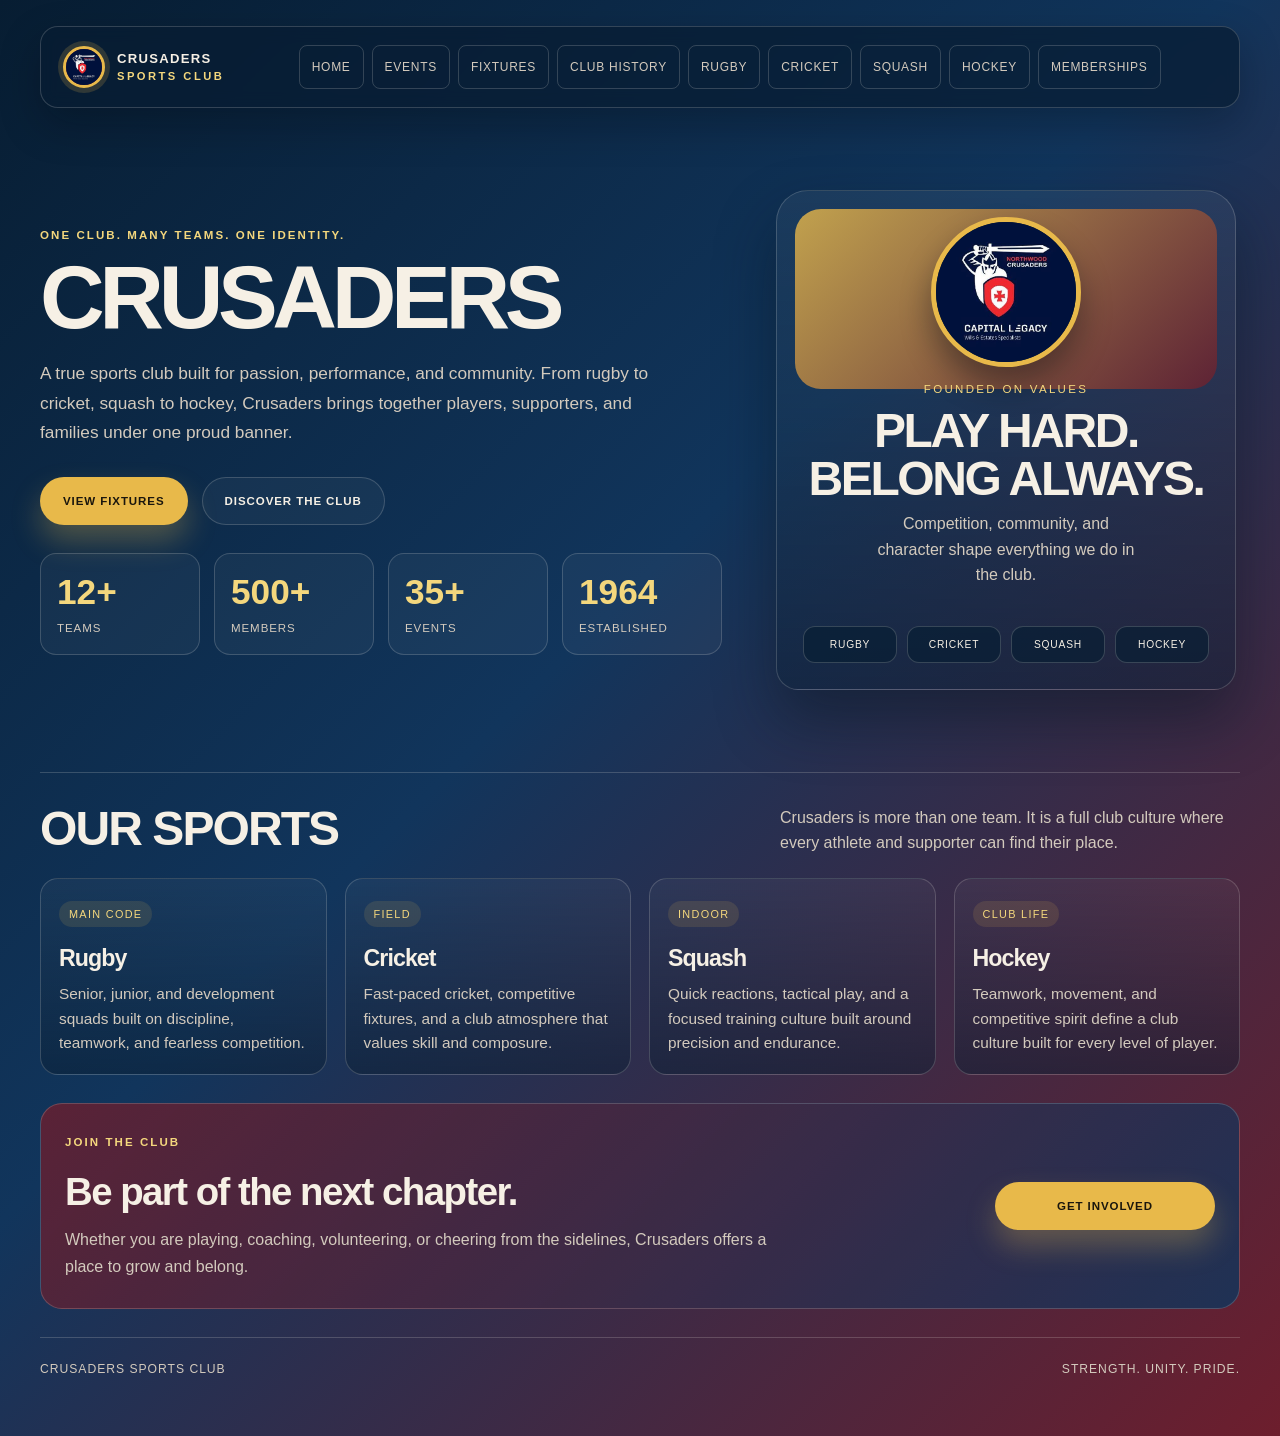
<file: index.html>
<!DOCTYPE html>
<html lang="en">
<head>
  <meta charset="UTF-8">
  <meta name="viewport" content="width=device-width, initial-scale=1">
  <meta http-equiv="refresh" content="0; url=PERSONAL%20PROJECTS%20V.1/dewald.web.html">
  <title>Crusaders Sports Club</title>
</head>
<body>
  <p><a href="PERSONAL%20PROJECTS%20V.1/dewald.web.html">Open the Crusaders Sports Club website</a></p>
</body>
</html>
</file>
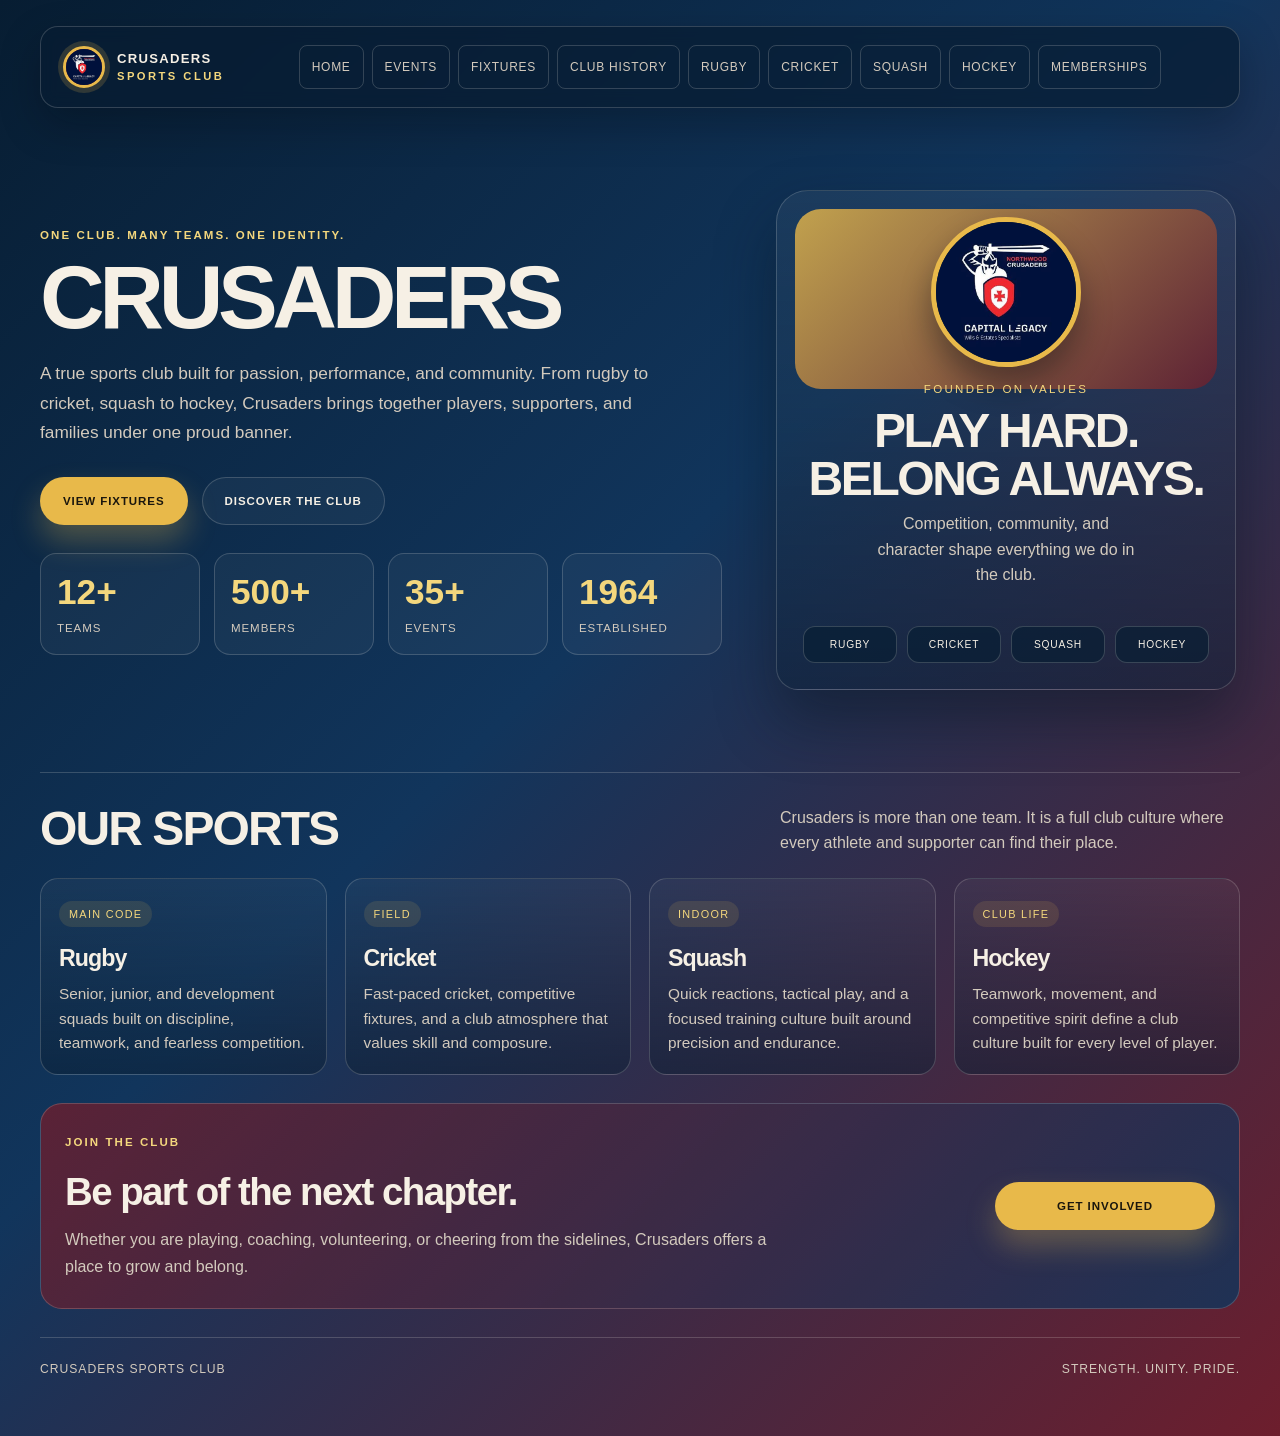
<file: PERSONAL PROJECTS V.1/index.html>
<!DOCTYPE html>
<html lang="en">
<head>
  <meta charset="UTF-8">
  <meta name="viewport" content="width=device-width, initial-scale=1.0">
  <meta http-equiv="refresh" content="0; url=dewald.web.html">
  <title>Crusaders Sports Club</title>
</head>
<body>
  <p>Welcome to Crusaders Sports Club. <a href="dewald.web.html">Open the club website</a>.</p>
</body>
</html>
</file>
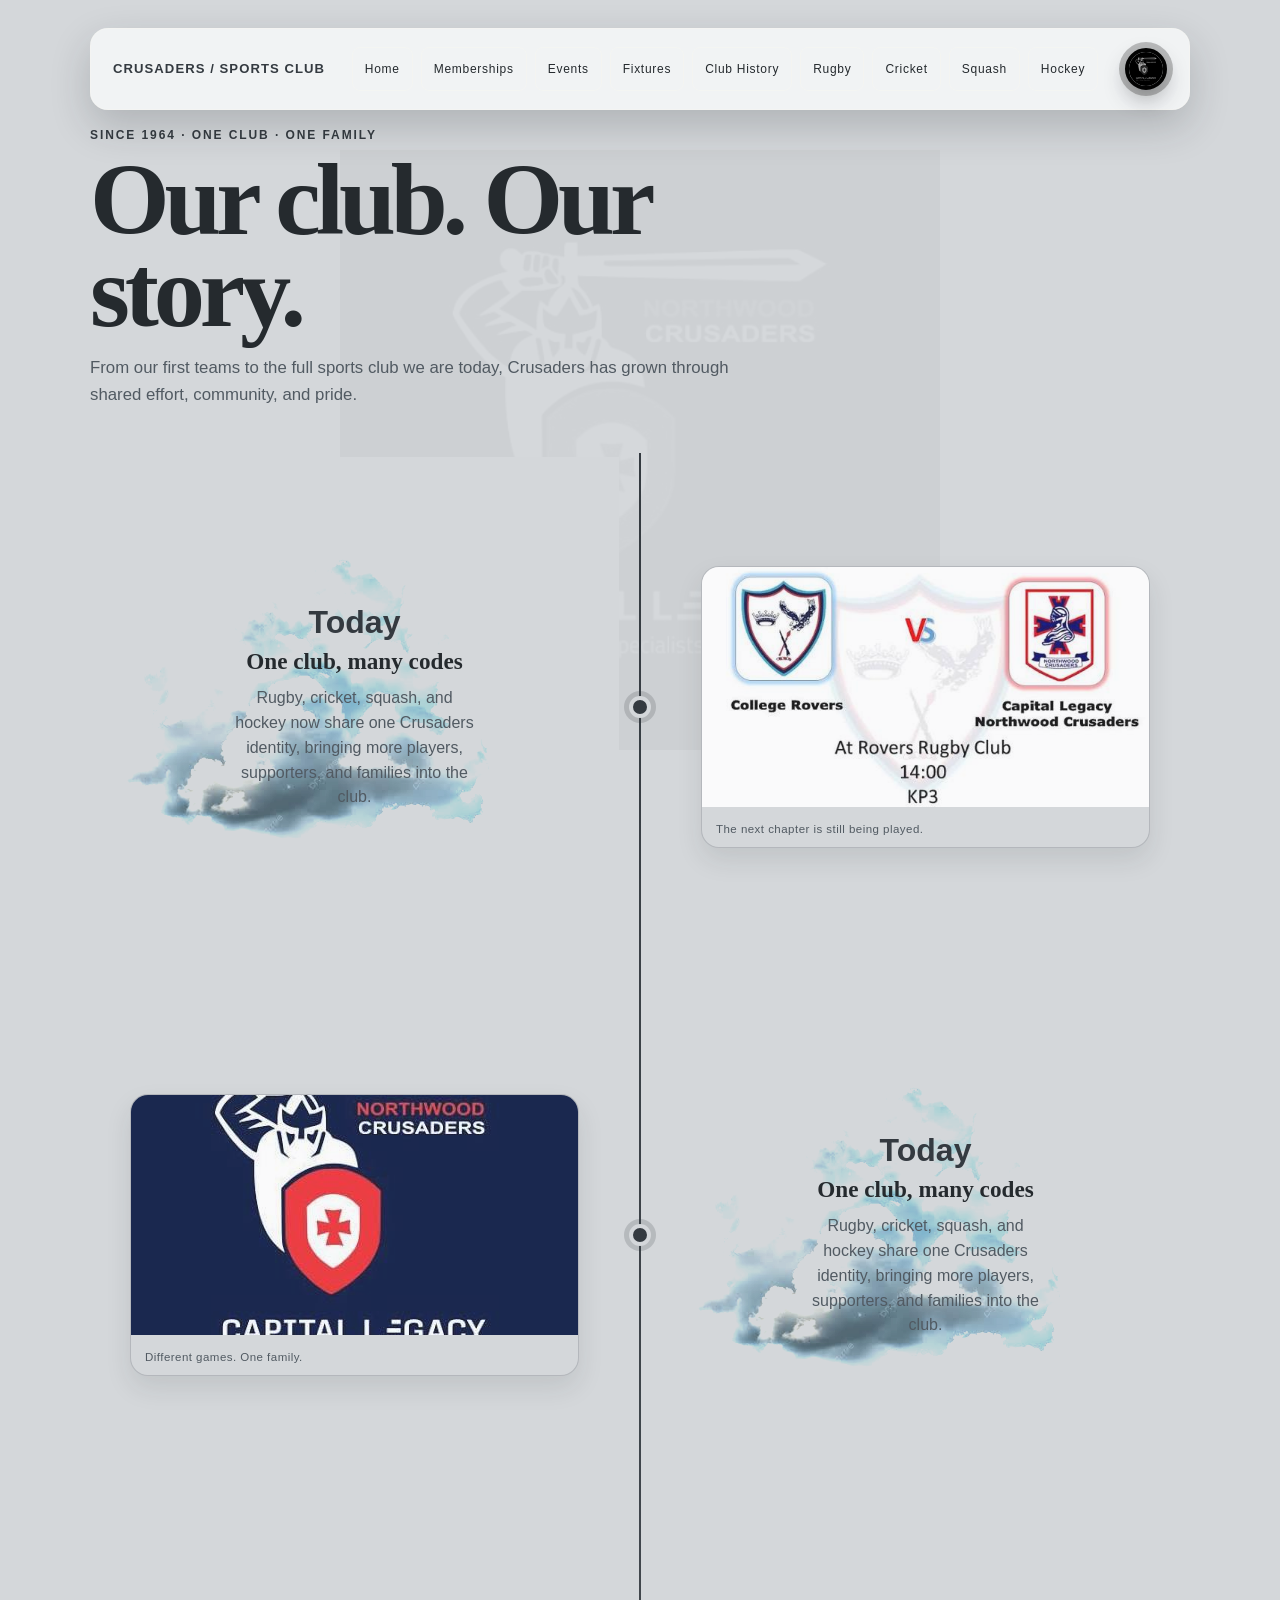
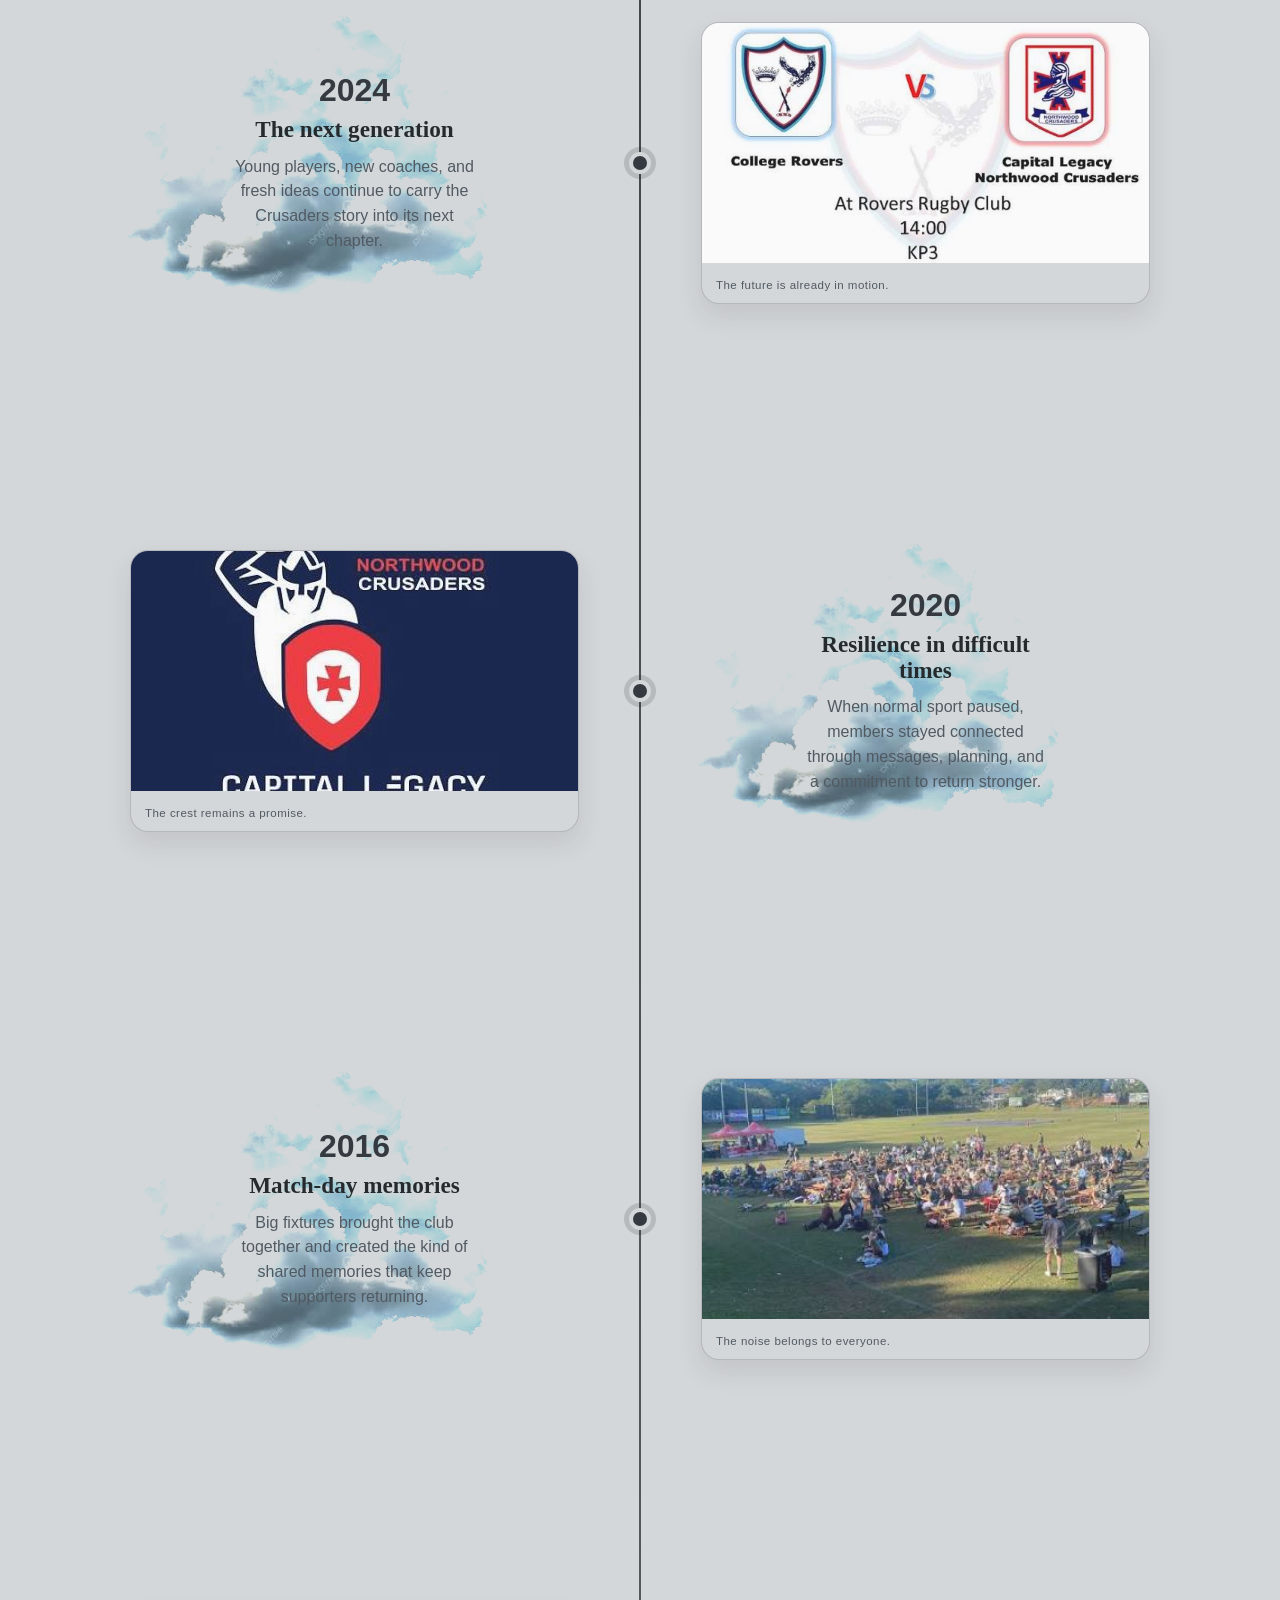
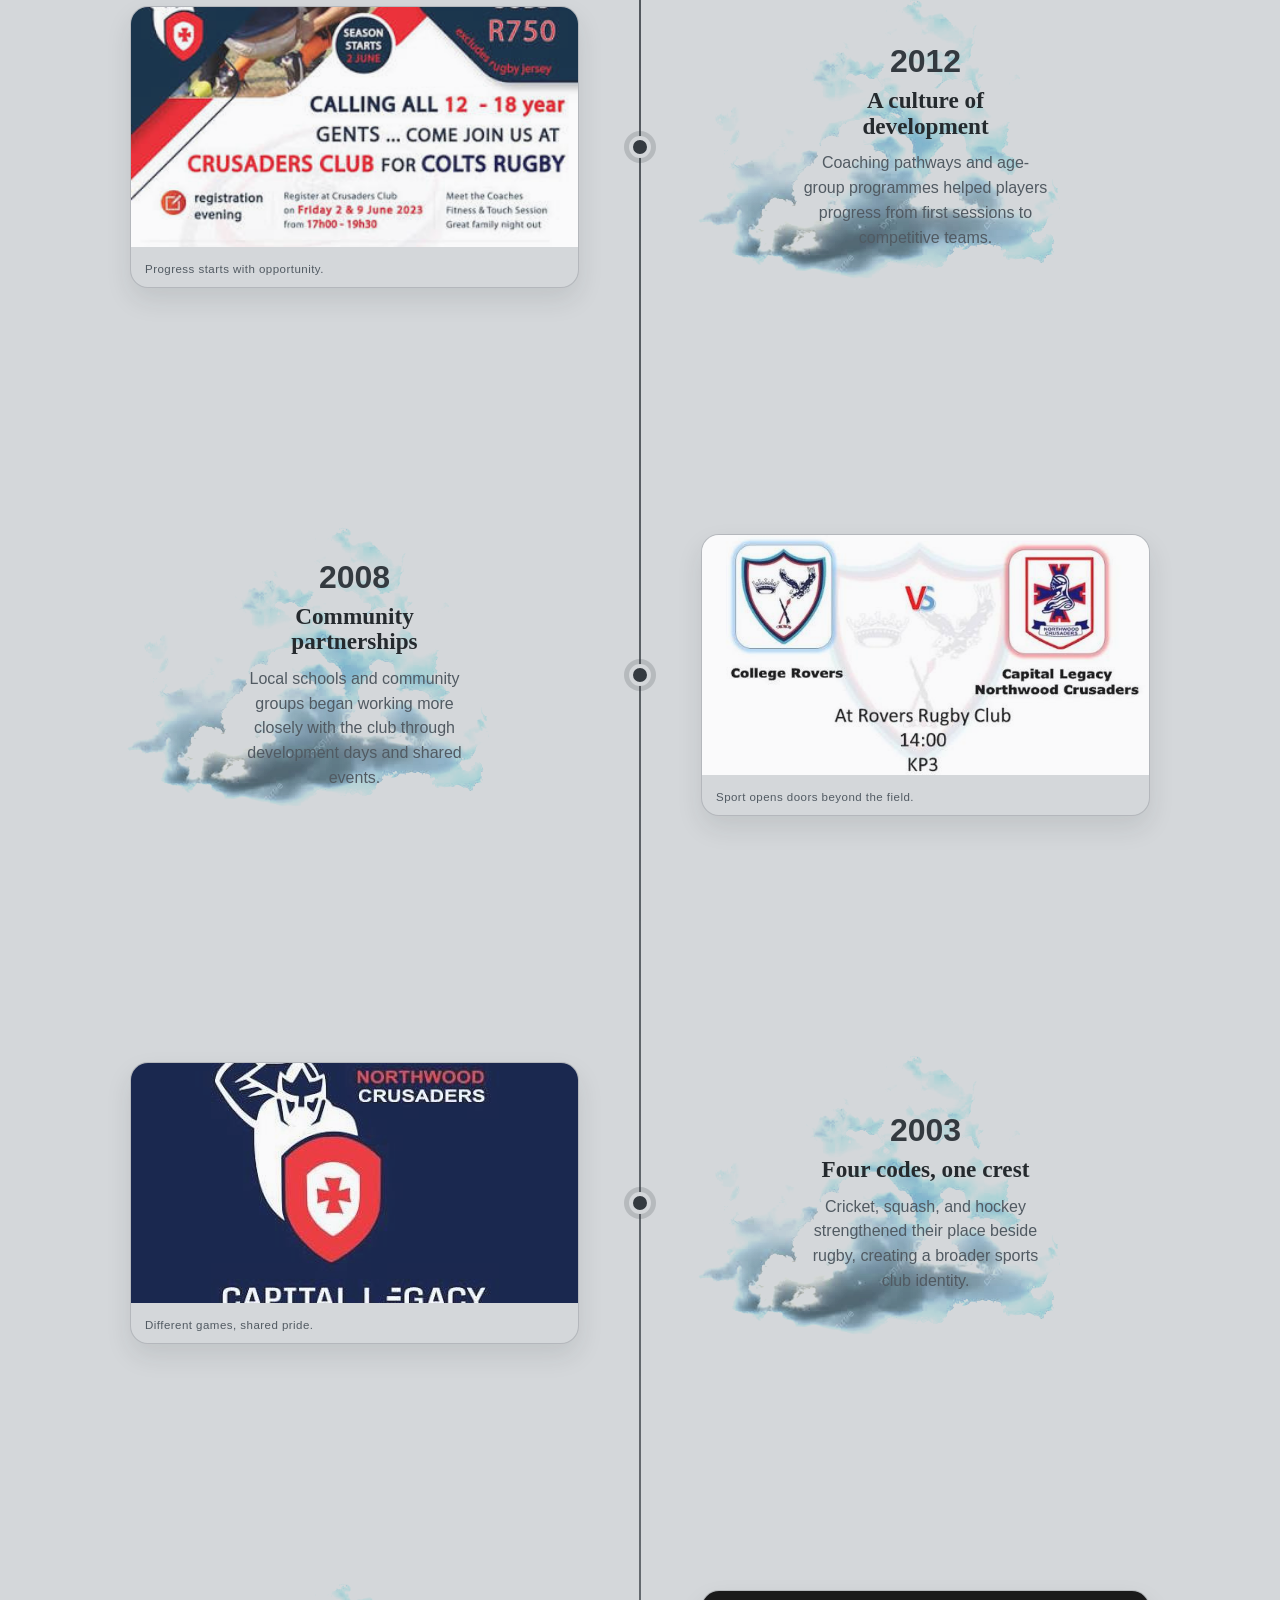
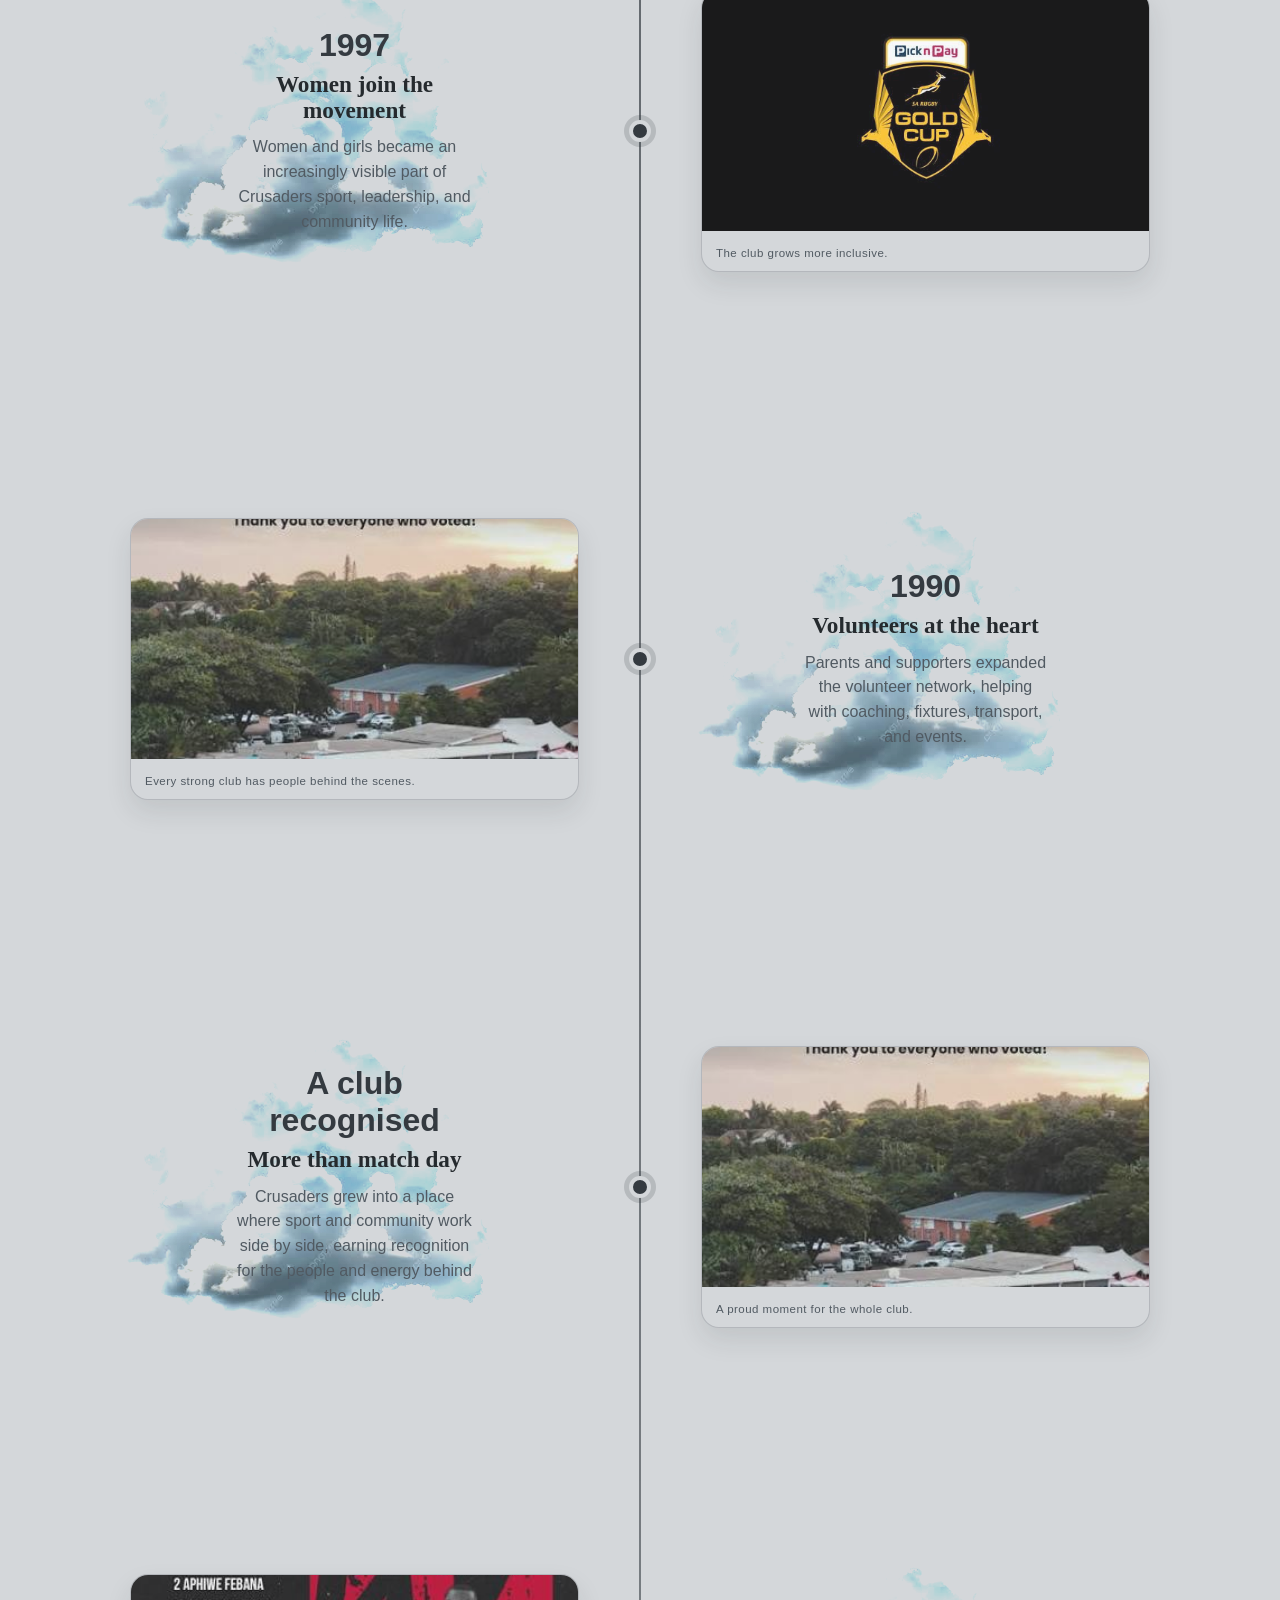
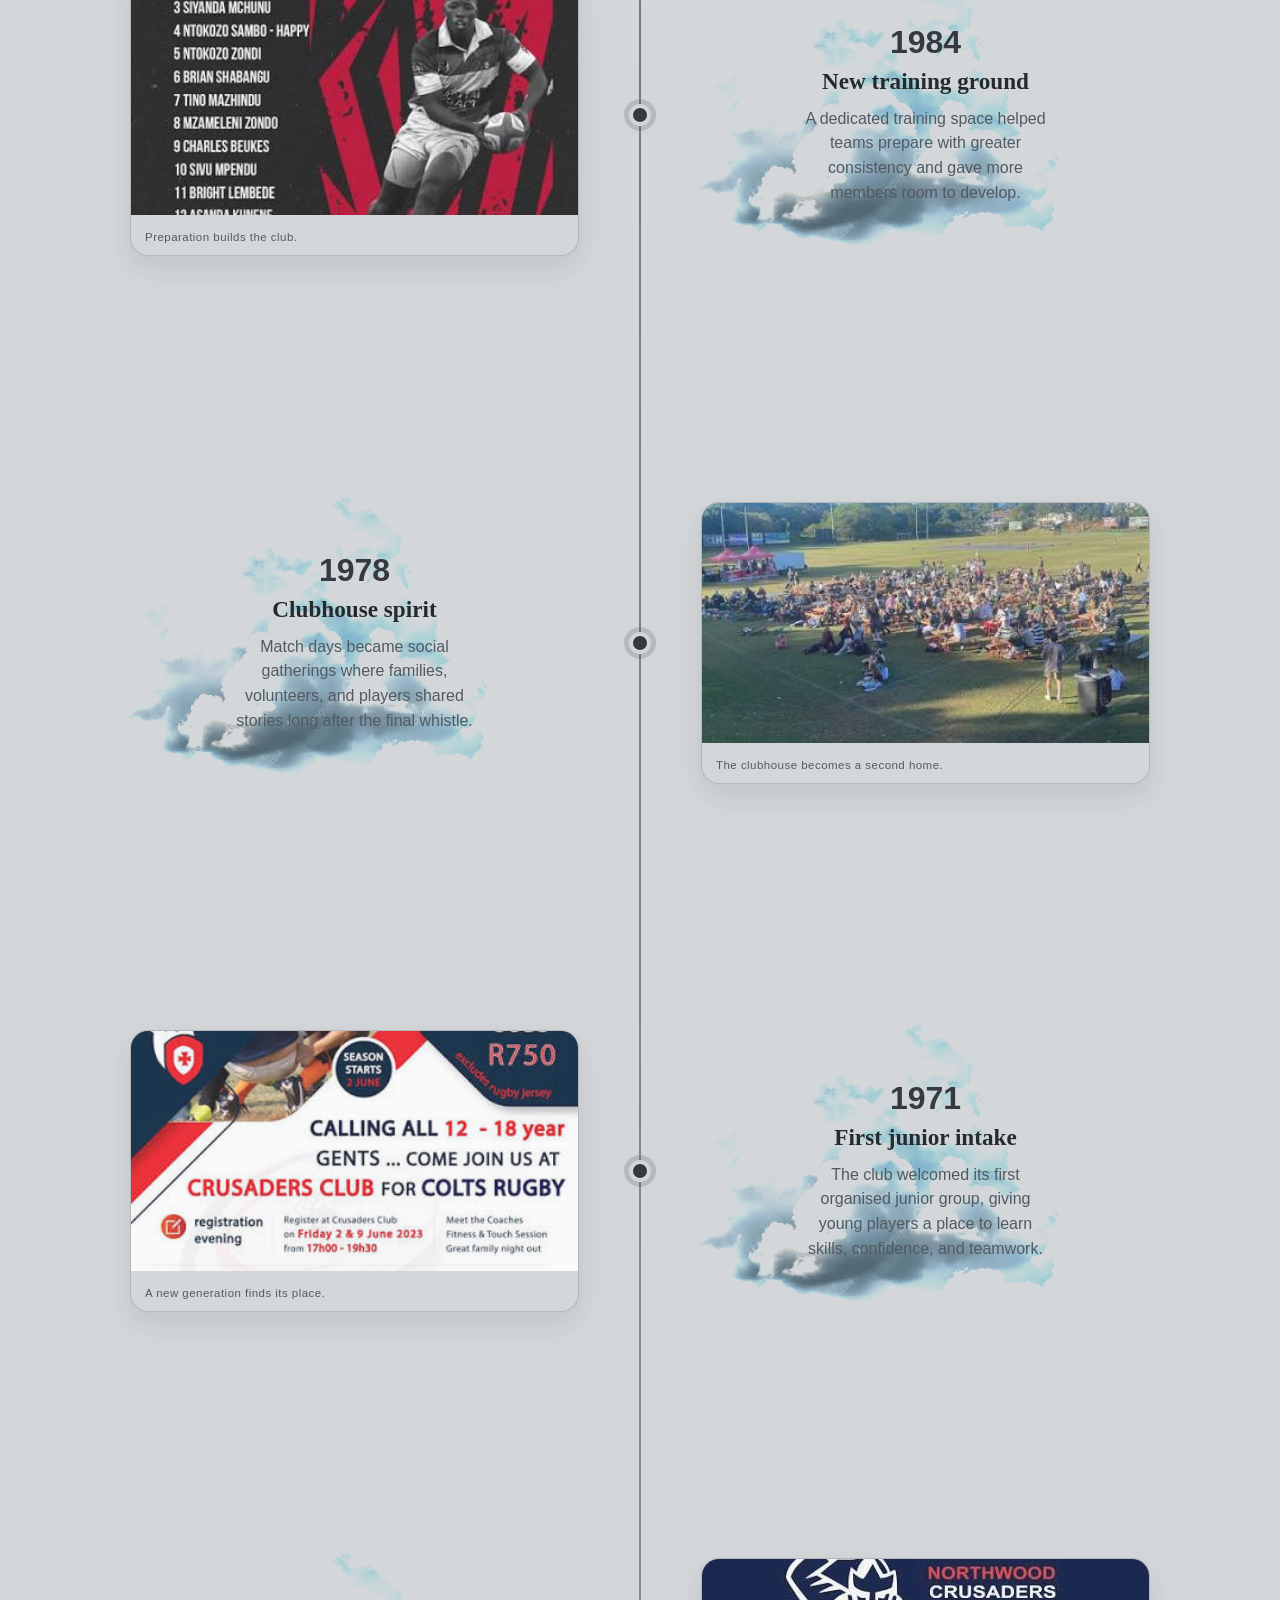
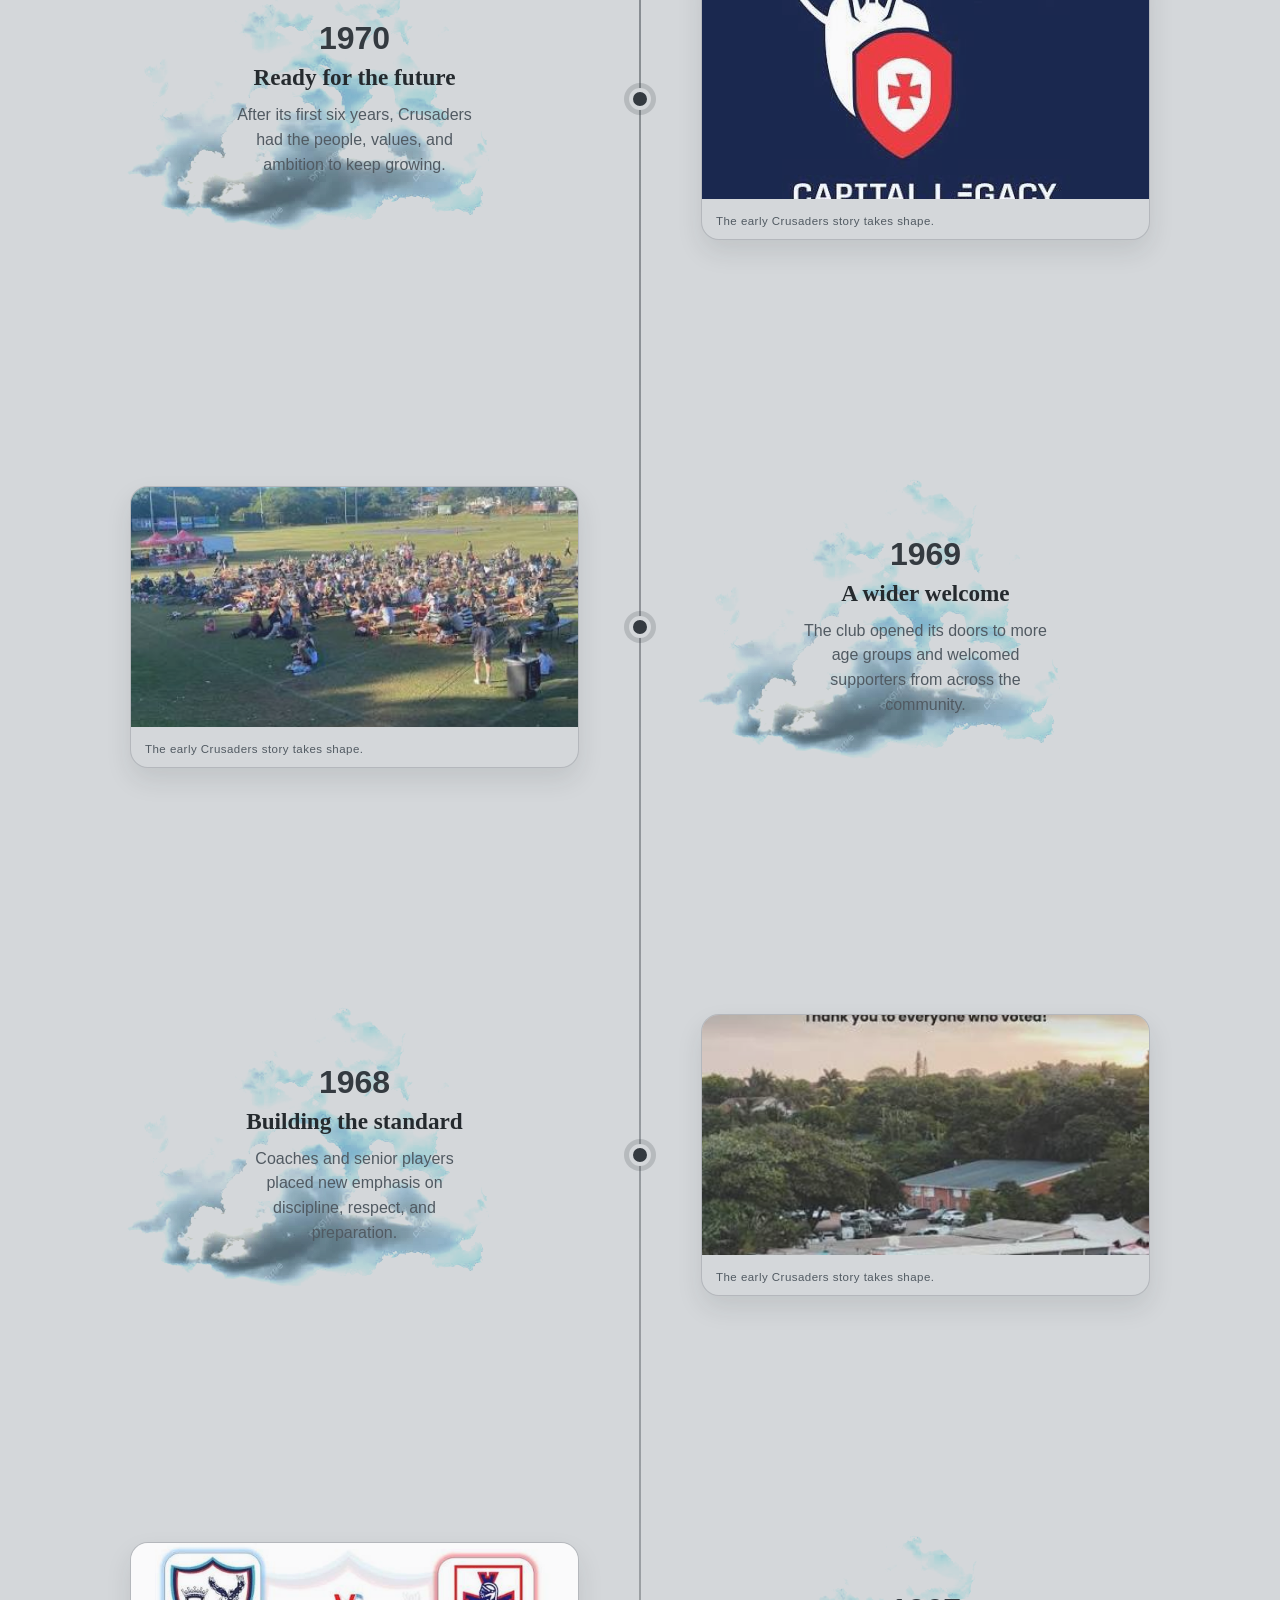
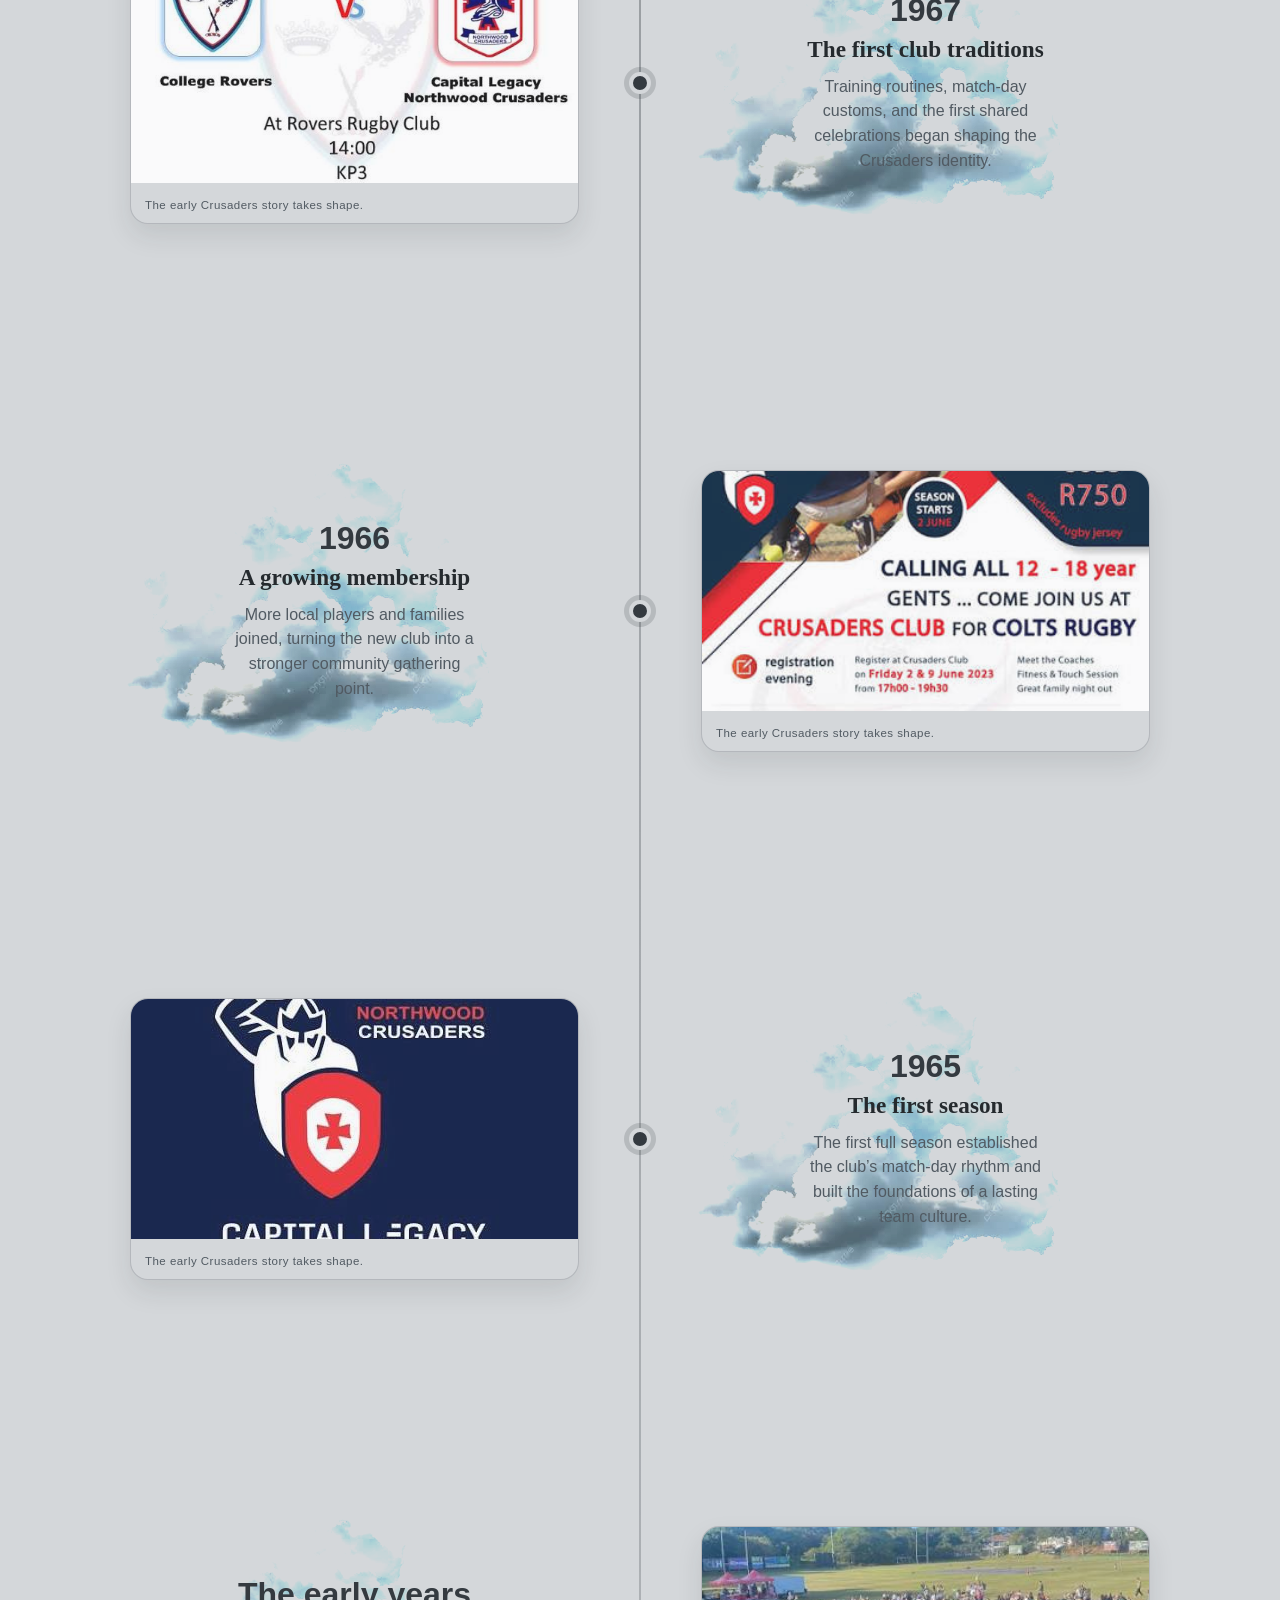
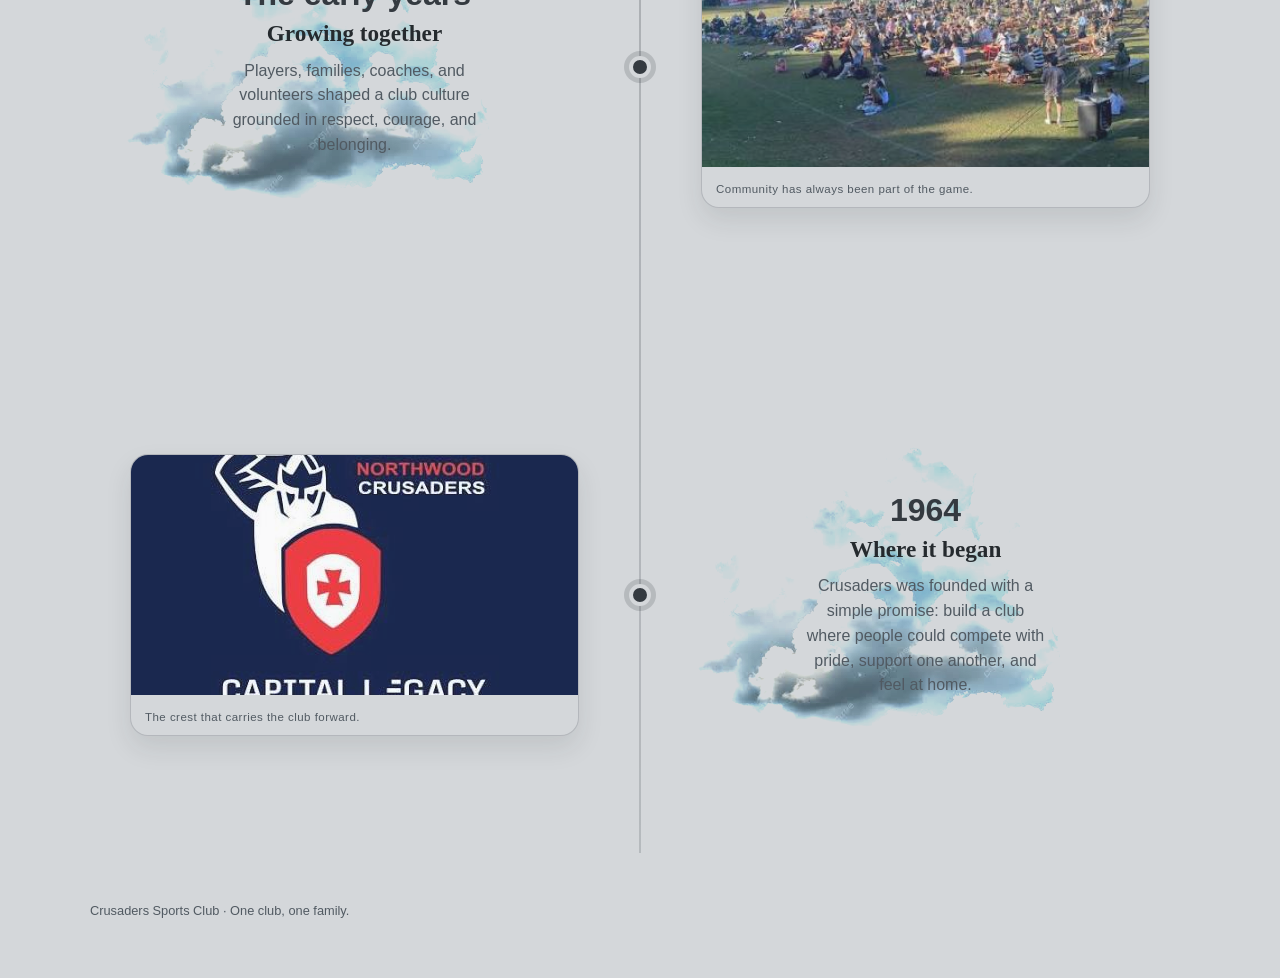
<file: PERSONAL PROJECTS V.1/club-history.html>
<!DOCTYPE html>
<html lang="en">
<head>
<meta charset="UTF-8"><meta name="viewport" content="width=device-width, initial-scale=1.0"><title>Club & History | Crusaders Rugby Club</title>
<style>
:root{--navy:#0b2342;--maroon:#541b2a;--gold:#e7b84b;--cream:#fff8e7;--muted:#d7cfc5;--panel:rgba(7,23,45,.8)}*{box-sizing:border-box}body{margin:0;min-height:100vh;color:var(--cream);background:linear-gradient(112deg,var(--navy) 0 70%,var(--maroon) 70%);font-family:Georgia,"Times New Roman",serif}.page{width:min(1100px,calc(100% - 36px));margin:auto;padding:28px 0 60px}header{position:relative;min-height:100px;padding-right:120px;border-bottom:1px solid rgba(255,248,231,.25)}.brand{color:var(--gold);font:bold 1.2rem Arial,sans-serif;letter-spacing:.08em}nav{display:flex;flex-wrap:wrap;gap:18px;margin-top:22px;font:.82rem Arial,sans-serif}nav a{color:var(--cream);text-decoration:none}nav a:hover{color:var(--gold)}.logo{position:absolute;top:0;right:0;width:86px;height:86px;border:4px solid var(--gold);border-radius:50%;background:var(--maroon);object-fit:cover;box-shadow:5px 6px 0 rgba(0,0,0,.25)}.eyebrow{margin-top:70px;color:var(--gold);font:bold .75rem Arial,sans-serif;letter-spacing:.16em;text-transform:uppercase}h1{max-width:760px;margin:12px 0 14px;font-size:clamp(3rem,8vw,6.4rem);line-height:.9;letter-spacing:-.05em}.lead{max-width:650px;color:var(--muted);font:1.05rem/1.6 Arial,sans-serif}.story{display:flex;flex-wrap:wrap;gap:16px;margin-top:48px}.panel{flex:1 1 calc(50% - 8px);padding:25px;border:1px solid rgba(255,248,231,.2);border-radius:12px;background:var(--panel)}h2{margin:0 0 12px;color:var(--gold);font-size:1.5rem}.panel p{color:var(--muted);font:1rem/1.65 Arial,sans-serif}.year{color:var(--gold);font:bold 2rem Arial,sans-serif}footer{margin-top:50px;color:var(--muted);font:.8rem Arial,sans-serif}@media(max-width:700px){.panel{flex-basis:100%}.page{width:min(100% - 26px,540px)}}
body{position:relative;isolation:isolate;background-color:#0b2342}body:before{position:fixed;inset:0;z-index:-1;background:url("L.jpg") center/600px no-repeat;content:"";opacity:.1;mix-blend-mode:screen;pointer-events:none}.page{position:relative;z-index:1}
</style><style>
header{position:sticky;top:0;z-index:10;display:flex;align-items:center;justify-content:space-between;gap:20px;min-height:0;padding:18px 22px;margin-bottom:18px;border:1px solid rgba(255,248,231,.18);border-radius:18px;background:rgba(7,23,45,.72);backdrop-filter:blur(8px);box-shadow:0 16px 40px rgba(2,8,16,.28)}
.history-intro{max-width:760px;margin-bottom:42px}.timeline{position:relative;display:grid;gap:28px;margin-top:44px;padding:4px 0 8px}.timeline:before{position:absolute;top:0;bottom:0;left:50%;width:2px;background:linear-gradient(var(--gold),rgba(231,184,75,.12));content:"";transform:translateX(-50%)}.timeline-item{position:relative;display:grid;grid-template-columns:1fr 1fr;gap:42px;align-items:center}.timeline-item:nth-child(even) .timeline-copy{grid-column:2;grid-row:1}.timeline-item:nth-child(even) .timeline-media{grid-column:1;grid-row:1}.timeline-item:before{position:absolute;top:50%;left:50%;z-index:2;width:14px;height:14px;border:4px solid var(--navy);border-radius:50%;background:var(--gold);content:"";transform:translate(-50%,-50%);box-shadow:0 0 0 5px rgba(231,184,75,.18)}.timeline-copy{padding:24px;border:1px solid rgba(255,248,231,.2);border-radius:16px;background:var(--panel);box-shadow:0 16px 34px rgba(0,0,0,.16)}.timeline-copy .year{font-size:2.2rem}.timeline-copy h2{margin:6px 0 10px}.timeline-copy p{margin:0;color:var(--muted);font:1rem/1.65 Arial,sans-serif}.timeline-media{overflow:hidden;border:1px solid rgba(255,248,231,.25);border-radius:16px;background:var(--panel);box-shadow:0 16px 34px rgba(0,0,0,.2)}.timeline-media img{width:100%;height:240px;object-fit:cover;opacity:.88;transition:transform .35s,opacity .35s}.timeline-media:hover img{opacity:1;transform:scale(1.04)}.timeline-media figcaption{padding:10px 14px;color:var(--muted);font:.72rem/1.4 Arial,sans-serif;letter-spacing:.04em}@media(max-width:700px){.timeline{gap:18px}.timeline:before{left:10px}.timeline-item,.timeline-item:nth-child(even){display:block;padding-left:30px}.timeline-item:before{top:24px;left:10px}.timeline-item:nth-child(even) .timeline-copy,.timeline-item:nth-child(even) .timeline-media{display:block}.timeline-media{margin-top:14px}.timeline-media img{height:190px}}
.brand{font-size:.82rem;line-height:1.1}
nav{margin-top:0;justify-content:center}
.eyebrow{margin-top:0}
.logo{position:static;order:3;width:42px;height:42px;box-shadow:0 0 0 5px rgba(231,184,75,.18)}
</style><style>
nav{gap:10px}
nav a{padding:10px 16px;border:1px solid rgba(255,248,231,.2);border-radius:999px;letter-spacing:.04em;transition:transform .2s,background .2s,border-color .2s}
nav a:hover{transform:translateY(-2px);background:rgba(231,184,75,.12);border-color:var(--gold)}
nav a[href="info-events.html"]{order:2}nav a[href="fixtures-results.html"]{order:3}nav a[href="club-history.html"]{order:4}nav a[href="players-coaches.html"]{order:5}nav a[href="cricket.html"]{order:6}nav a[href="squash.html"]{order:7}nav a[href="hockey.html"]{order:8}
</style><style>
nav{gap:6px;margin-top:0;flex-wrap:nowrap;min-width:0;overflow:visible}
nav a{display:inline-flex;align-items:center;justify-content:center;min-width:0;min-height:32px;flex:0 0 auto;padding:7px 10px;background:transparent;font-size:.76rem;letter-spacing:.06em}
nav a[href="info-events.html"],nav a[href="fixtures-results.html"]{font-size:.76rem}
</style><style>
:root{--navy:#d4d7da;--maroon:#2d3338;--gold:#343a40;--cream:#252a2e;--muted:#515a62;--panel:#d4d7da}.history-intro,.timeline{position:relative;z-index:1}body{background:#d4d7da;color:var(--cream)}body:before{opacity:.035;filter:grayscale(1)}header{background:rgba(244,246,247,.92);box-shadow:0 16px 40px rgba(30,36,42,.2)}.logo{background:#20252a;border:4px solid #1b2024;filter:grayscale(1) brightness(.62) contrast(1.15);box-shadow:0 0 0 6px rgba(31,37,42,.24),0 10px 22px rgba(30,36,42,.28)}.timeline-copy,.timeline-media{border-color:rgba(52,58,64,.2);box-shadow:0 12px 26px rgba(30,36,42,.1)}.timeline-copy{position:relative;isolation:isolate;overflow:visible;padding:52px 58px;border:0;border-radius:0;background-color:#d4d7da;background-image:url("cH.jpg");background-position:center;background-size:100% 100%;background-repeat:no-repeat;background-blend-mode:multiply;box-shadow:none}.timeline-copy>*{position:relative;z-index:1}.timeline-copy:before,.timeline-copy:after{display:none}.timeline-copy .year{margin-bottom:8px;color:#343a40;font-size:2rem}.timeline-copy h2{max-width:360px;margin:0 0 12px;color:#252a2e;font-size:1.45rem;line-height:1.1}.timeline-copy p{max-width:420px;margin:0;color:#515a62;font:1rem/1.55 Arial,sans-serif}.timeline:before{background:linear-gradient(#343a40,rgba(63,70,77,.2))}.timeline-item:before{border-color:#d4d7da;background:#343a40;box-shadow:0 0 0 5px rgba(52,58,64,.18)}.timeline-media{border-radius:18px}
</style><link rel="stylesheet" href="site.css"><script>
document.addEventListener('DOMContentLoaded',()=>{const timeline=document.querySelector('.timeline');const facts=[['1971','First junior intake','The club welcomed its first organised junior group, giving young players a place to learn skills, confidence, and teamwork.','i.jpg','A new generation finds its place.'],['1978','Clubhouse spirit','Match days became social gatherings where families, volunteers, and players shared stories long after the final whistle.','e.jpg','The clubhouse becomes a second home.'],['1984','New training ground','A dedicated training space helped teams prepare with greater consistency and gave more members room to develop.','t.jpg','Preparation builds the club.'],['1990','Volunteers at the heart','Parents and supporters expanded the volunteer network, helping with coaching, fixtures, transport, and events.','e1.jpg','Every strong club has people behind the scenes.'],['1997','Women join the movement','Women and girls became an increasingly visible part of Crusaders sport, leadership, and community life.','e2.jpg','The club grows more inclusive.'],['2003','Four codes, one crest','Cricket, squash, and hockey strengthened their place beside rugby, creating a broader sports club identity.','L.jpg','Different games, shared pride.'],['2008','Community partnerships','Local schools and community groups began working more closely with the club through development days and shared events.','e3.jpg','Sport opens doors beyond the field.'],['2012','A culture of development','Coaching pathways and age-group programmes helped players progress from first sessions to competitive teams.','i.jpg','Progress starts with opportunity.'],['2016','Match-day memories','Big fixtures brought the club together and created the kind of shared memories that keep supporters returning.','e.jpg','The noise belongs to everyone.'],['2020','Resilience in difficult times','When normal sport paused, members stayed connected through messages, planning, and a commitment to return stronger.','L.jpg','The crest remains a promise.'],['2024','The next generation','Young players, new coaches, and fresh ideas continue to carry the Crusaders story into its next chapter.','e3.jpg','The future is already in motion.'],['Today','One club, many codes','Rugby, cricket, squash, and hockey share one Crusaders identity, bringing more players, supporters, and families into the club.','L.jpg','Different games. One family.']];facts.forEach(([year,title,text,image,caption])=>{timeline.insertAdjacentHTML('beforeend',`<article class="timeline-item"><div class="timeline-copy"><div class="year">${year}</div><h2>${title}</h2><p>${text}</p></div><figure class="timeline-media"><img src="${image}" alt="${caption}"><figcaption>${caption}</figcaption></figure></article>`);});});
</script><script>
document.addEventListener('DOMContentLoaded',()=>{const timeline=document.querySelector('.timeline');const earlyFacts=[['1965','The first season','The first full season established the club’s match-day rhythm and built the foundations of a lasting team culture.'],['1966','A growing membership','More local players and families joined, turning the new club into a stronger community gathering point.'],['1967','The first club traditions','Training routines, match-day customs, and the first shared celebrations began shaping the Crusaders identity.'],['1968','Building the standard','Coaches and senior players placed new emphasis on discipline, respect, and preparation.'],['1969','A wider welcome','The club opened its doors to more age groups and welcomed supporters from across the community.'],['1970','Ready for the future','After its first six years, Crusaders had the people, values, and ambition to keep growing.']];const firstItem=timeline.querySelector('.timeline-item');earlyFacts.reverse().forEach(([year,title,text],index)=>{const images=['L.jpg','e.jpg','e1.jpg','e3.jpg','i.jpg','L.jpg'];const item=document.createElement('article');item.className='timeline-item';item.innerHTML=`<div class="timeline-copy"><div class="year">${year}</div><h2>${title}</h2><p>${text}</p></div><figure class="timeline-media"><img src="${images[index]}" alt="Crusaders club history milestone"><figcaption>The early Crusaders story takes shape.</figcaption></figure>`;timeline.insertBefore(item,firstItem);});});
</script><script>
document.addEventListener('DOMContentLoaded',()=>{const timeline=document.querySelector('.timeline');const order={'Today':9999,'2024':2024,'2020':2020,'2016':2016,'2012':2012,'2008':2008,'2003':2003,'1997':1997,'1990':1990,'A club recognised':1988,'1984':1984,'1978':1978,'1971':1971,'1970':1970,'1969':1969,'1968':1968,'1967':1967,'1966':1966,'The early years':1965,'1965':1965,'Where it began':1964};[...timeline.querySelectorAll('.timeline-item')].sort((a,b)=>{const ay=a.querySelector('.year').textContent.trim();const by=b.querySelector('.year').textContent.trim();return (order[by]??0)-(order[ay]??0)}).forEach(item=>timeline.append(item));});
</script><style>
.timeline-copy{min-height:500px;padding:122px 142px;background-blend-mode:multiply}
.timeline-copy p{max-width:410px}
@media(max-width:700px){.timeline-copy{min-height:430px;padding:104px 78px}.timeline-copy h2{max-width:260px}.timeline-copy p{max-width:290px;font-size:.92rem}}
}
</style><style>
.timeline-copy{display:flex;flex-direction:column;align-items:center;justify-content:center;text-align:center;background-color:#d4d7da;background-image:none;min-height:500px;padding:122px 142px}
.timeline-copy:before{display:block;inset:0;top:0;left:0;width:auto;height:auto;z-index:0;border:0;border-radius:0;background:url("cH.jpg") center/100% 100% no-repeat;box-shadow:none;filter:brightness(1.35) contrast(1.35);mix-blend-mode:multiply;opacity:1}
.timeline-copy:after{display:none}
.timeline-copy>*{width:100%;max-width:430px;text-align:center}
.timeline-copy h2{max-width:380px}
.timeline-copy p{max-width:430px}
@media(max-width:700px){.timeline-copy{min-height:430px;padding:104px 78px}.timeline-copy>*{max-width:290px}.timeline-copy h2,.timeline-copy p{max-width:290px}}
</style><style>
.timeline-copy{overflow:hidden}
.timeline-copy:before{display:none}
.cloud-image{position:absolute;inset:0;z-index:0;width:100%;height:100%;object-fit:contain;object-position:center center;opacity:1;filter:brightness(1.2) contrast(1.35) saturate(.7);mix-blend-mode:multiply;pointer-events:none}
.timeline-copy>*:not(.cloud-image){position:relative;z-index:1}
</style><script>
document.addEventListener('DOMContentLoaded',()=>{document.querySelectorAll('.timeline-copy').forEach((bubble)=>{if(!bubble.querySelector('.cloud-image')){const image=document.createElement('img');image.className='cloud-image';image.src='cH.jpg';image.alt='';bubble.prepend(image);}});});
</script>    <link rel="icon" type="image/png" href="club-badge-favicon.png">
</head>
</style>  </head>
<body><div class="page"><header><div class="brand">CRUSADERS / SPORTS CLUB</div><nav aria-label="Club pages"><a href="dewald.web.html">Home</a><a href="info-events.html">Events</a><a href="fixtures-results.html">Fixtures</a><a href="club-history.html">Club History</a><a href="players-coaches.html">Rugby</a><a href="cricket.html">Cricket</a><a href="squash.html">Squash</a><a href="hockey.html">Hockey</a><a href="club-memberships.html">Memberships</a></nav><img class="logo" src="L.jpg" alt="Crusaders Sports Club logo"></header><main><div class="history-intro"><div class="eyebrow">Since 1964 · One club · One family</div><h1>Our club. Our story.</h1><p class="lead">From our first teams to the full sports club we are today, Crusaders has grown through shared effort, community, and pride.</p></div><section class="timeline" aria-label="Crusaders Sports Club history timeline"><article class="timeline-item"><div class="timeline-copy"><div class="year">1964</div><h2>Where it began</h2><p>Crusaders was founded with a simple promise: build a club where people could compete with pride, support one another, and feel at home.</p></div><figure class="timeline-media"><img src="L.jpg" alt="Crusaders Sports Club crest"><figcaption>The crest that carries the club forward.</figcaption></figure></article><article class="timeline-item"><div class="timeline-copy"><div class="year">The early years</div><h2>Growing together</h2><p>Players, families, coaches, and volunteers shaped a club culture grounded in respect, courage, and belonging.</p></div><figure class="timeline-media"><img src="e.jpg" alt="Supporters gathered on a sports field"><figcaption>Community has always been part of the game.</figcaption></figure></article><article class="timeline-item"><div class="timeline-copy"><div class="year">A club recognised</div><h2>More than match day</h2><p>Crusaders grew into a place where sport and community work side by side, earning recognition for the people and energy behind the club.</p></div><figure class="timeline-media"><img src="e1.jpg" alt="Crusaders recognised as a best sports club"><figcaption>A proud moment for the whole club.</figcaption></figure></article><article class="timeline-item"><div class="timeline-copy"><div class="year">Today</div><h2>One club, many codes</h2><p>Rugby, cricket, squash, and hockey now share one Crusaders identity, bringing more players, supporters, and families into the club.</p></div><figure class="timeline-media"><img src="e3.jpg" alt="Crusaders match-day announcement"><figcaption>The next chapter is still being played.</figcaption></figure></article></section></main><footer>Crusaders Sports Club · One club, one family.</footer></div></body></html>
</file>
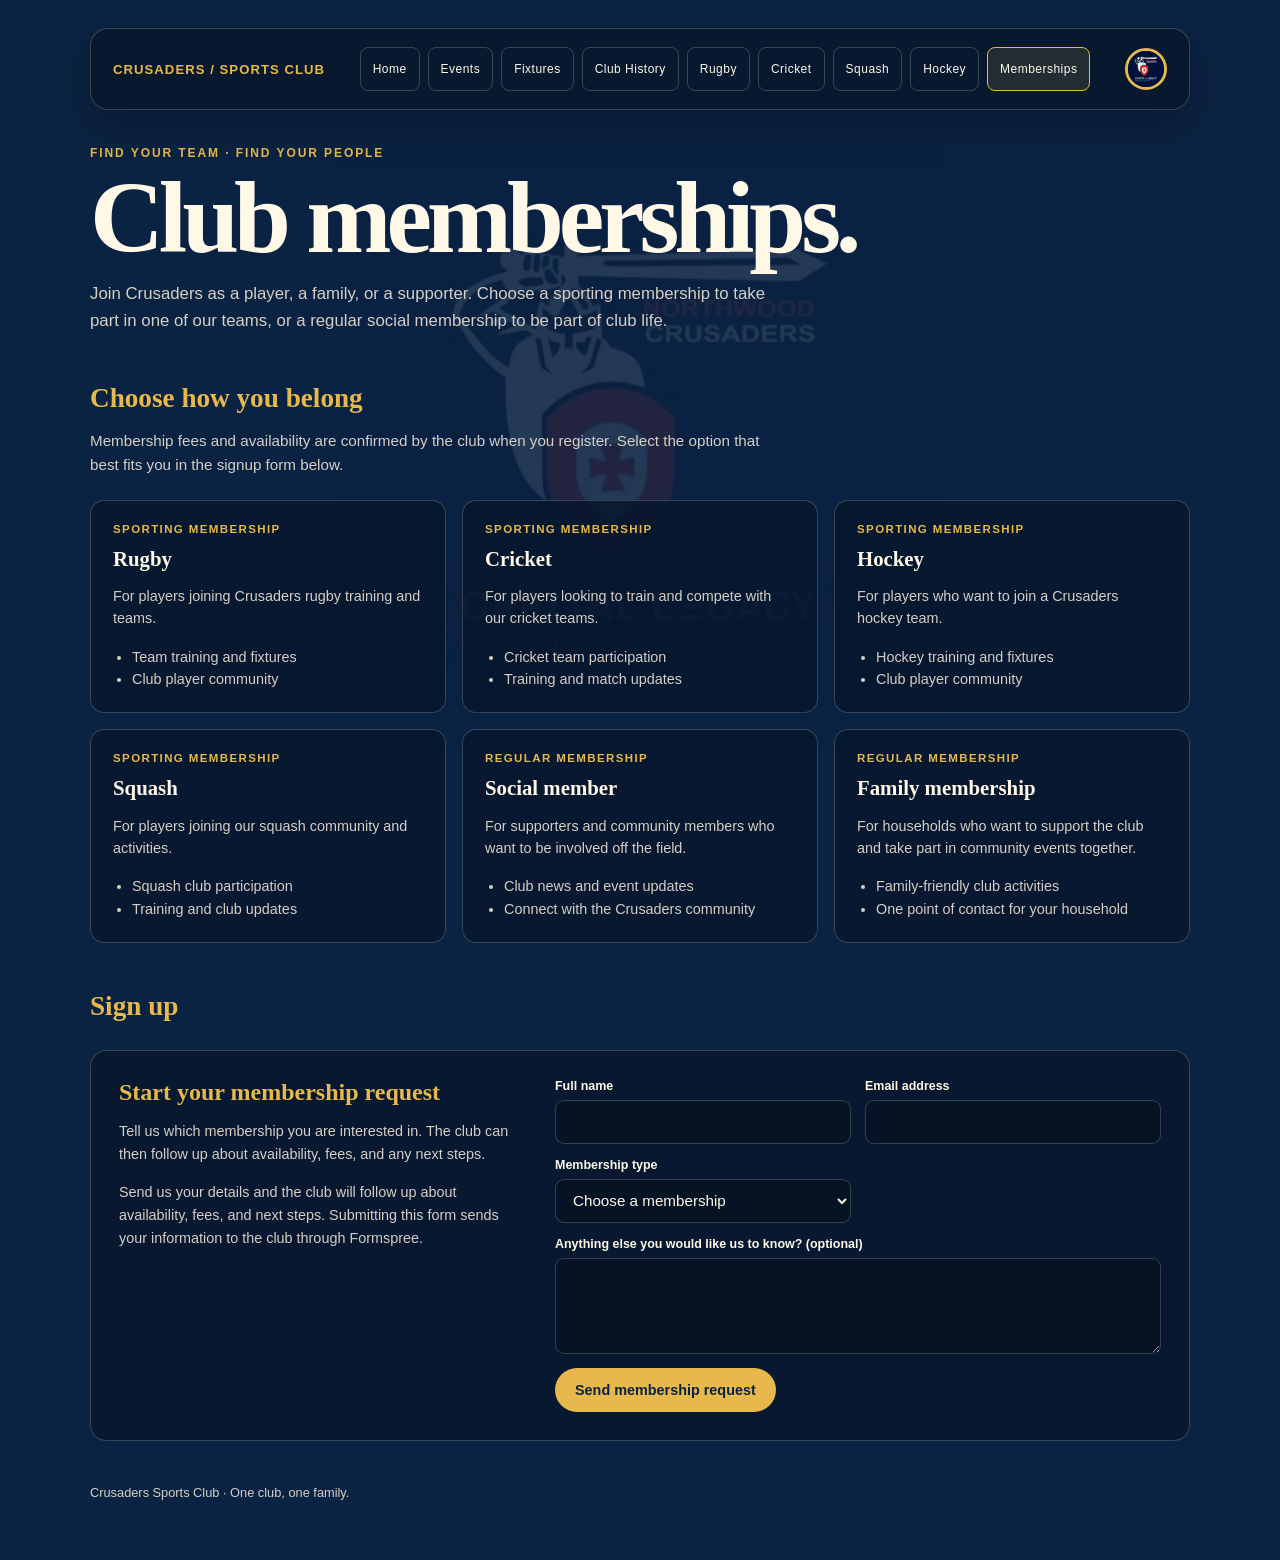
<file: PERSONAL PROJECTS V.1/club-memberships.html>
<!DOCTYPE html>
<html lang="en">
<head>
  <meta charset="UTF-8">
  <meta name="viewport" content="width=device-width, initial-scale=1.0">
  <title>Club Memberships | Crusaders Sports Club</title>
  <style>
    :root {
      --navy: #0b2342;
      --maroon: #541b2a;
      --gold: #e7b84b;
      --cream: #fff8e7;
      --muted: #d7cfc5;
      --panel: rgba(7, 23, 45, 0.82);
      --line: rgba(255, 248, 231, 0.2);
    }
    * { box-sizing: border-box; }
    body {
      position: relative;
      isolation: isolate;
      margin: 0;
      min-height: 100vh;
      color: var(--cream);
      background: var(--navy);
      font-family: Georgia, "Times New Roman", serif;
    }
    body::before {
      position: fixed;
      inset: 0;
      z-index: -1;
      background: url("L.jpg") center / 600px no-repeat;
      content: "";
      opacity: 0.1;
      mix-blend-mode: screen;
      pointer-events: none;
    }
    .page { position: relative; z-index: 1; width: min(1100px, calc(100% - 36px)); margin: auto; padding: 28px 0 60px; }
    header {
      position: sticky;
      top: 0;
      z-index: 10;
      display: flex;
      align-items: center;
      justify-content: space-between;
      gap: 20px;
      padding: 18px 22px;
      margin-bottom: 18px;
      border: 1px solid var(--line);
      border-radius: 18px;
      background: rgba(7, 23, 45, 0.86);
      backdrop-filter: blur(8px);
      box-shadow: 0 16px 40px rgba(2, 8, 16, 0.28);
    }
    .brand { color: var(--gold); font: bold 0.82rem Arial, sans-serif; letter-spacing: 0.08em; }
    nav { display: flex; flex-wrap: wrap; justify-content: center; gap: 8px; }
    nav a {
      display: inline-flex;
      align-items: center;
      min-height: 40px;
      padding: 8px 12px;
      border: 1px solid var(--line);
      border-radius: 999px;
      color: var(--cream);
      font: 0.72rem Arial, sans-serif;
      letter-spacing: 0.04em;
      text-decoration: none;
    }
    nav a:hover, nav a[aria-current="page"] { border-color: var(--gold); background: rgba(231, 184, 75, 0.12); }
    .logo { width: 42px; height: 42px; border: 3px solid var(--gold); border-radius: 50%; background: var(--maroon); object-fit: cover; }
    .eyebrow { margin-top: 36px; color: var(--gold); font: bold 0.75rem Arial, sans-serif; letter-spacing: 0.16em; text-transform: uppercase; }
    h1 { max-width: 780px; margin: 12px 0 14px; font-size: clamp(3rem, 8vw, 6.4rem); line-height: 0.9; letter-spacing: -0.05em; }
    .lead { max-width: 680px; color: var(--muted); font: 1.05rem/1.6 Arial, sans-serif; }
    .section-title { margin: 48px 0 10px; color: var(--gold); font-size: 1.7rem; }
    .section-intro { max-width: 680px; color: var(--muted); font: 0.95rem/1.6 Arial, sans-serif; }
    .membership-grid { display: grid; grid-template-columns: repeat(3, minmax(0, 1fr)); gap: 16px; margin-top: 22px; }
    .membership-card { padding: 22px; border: 1px solid var(--line); border-radius: 14px; background: var(--panel); transition: transform 0.2s, border-color 0.2s; }
    .membership-card:hover { transform: translateY(-4px); border-color: var(--gold); }
    .membership-card .type { color: var(--gold); font: bold 0.72rem Arial, sans-serif; letter-spacing: 0.12em; text-transform: uppercase; }
    h3 { margin: 12px 0 8px; font-size: 1.3rem; }
    .membership-card p, .membership-card li { color: var(--muted); font: 0.9rem/1.55 Arial, sans-serif; }
    .membership-card ul { padding-left: 19px; margin-bottom: 0; }
    .signup { display: grid; grid-template-columns: minmax(0, 0.8fr) minmax(0, 1.2fr); gap: 32px; margin-top: 28px; padding: 28px; border: 1px solid var(--line); border-radius: 16px; background: var(--panel); }
    .signup h2 { margin: 0 0 12px; color: var(--gold); font-size: 1.5rem; }
    .signup-copy p, .form-note { color: var(--muted); font: 0.9rem/1.6 Arial, sans-serif; }
    form { display: grid; grid-template-columns: repeat(2, minmax(0, 1fr)); gap: 14px; }
    .field { display: grid; gap: 7px; }
    [hidden] { display: none !important; }
    .field.full { grid-column: 1 / -1; }
    label { font: bold 0.78rem Arial, sans-serif; }
    input, select, textarea {
      width: 100%;
      min-height: 44px;
      padding: 11px 13px;
      border: 1px solid var(--line);
      border-radius: 9px;
      color: var(--cream);
      background: rgba(0, 0, 0, 0.2);
      font: 0.95rem Arial, sans-serif;
    }
    select option { color: #10233a; }
    textarea { min-height: 96px; resize: vertical; }
    input:focus-visible, select:focus-visible, textarea:focus-visible, button:focus-visible, nav a:focus-visible { outline: 3px solid var(--gold); outline-offset: 3px; }
    button { grid-column: 1 / -1; justify-self: start; min-height: 44px; padding: 11px 20px; border: 0; border-radius: 999px; color: var(--navy); background: var(--gold); font: bold 0.9rem Arial, sans-serif; cursor: pointer; }
    button:hover { background: var(--cream); }
    footer { margin-top: 44px; color: var(--muted); font: 0.8rem Arial, sans-serif; }
    @media (max-width: 760px) {
      header { position: static; flex-direction: column; }
      .membership-grid { grid-template-columns: repeat(2, minmax(0, 1fr)); }
      .signup { grid-template-columns: 1fr; }
    }
    @media (max-width: 520px) {
      .page { width: min(100% - 26px, 540px); }
      h1 { font-size: clamp(2.25rem, 12vw, 3.4rem); }
      .membership-grid, form { grid-template-columns: 1fr; }
      .field.full, button { grid-column: 1; }
      .signup { padding: 22px; }
    }
  </style>
  <link rel="stylesheet" href="site.css">
    <link rel="icon" type="image/png" href="club-badge-favicon.png">
</head>
<body>
  <div class="page">
    <header>
      <div class="brand">CRUSADERS / SPORTS CLUB</div>
      <nav aria-label="Club pages">
        <a href="dewald.web.html">Home</a>
        <a href="info-events.html">Events</a>
        <a href="fixtures-results.html">Fixtures</a>
        <a href="club-history.html">Club History</a>
        <a href="players-coaches.html">Rugby</a>
        <a href="cricket.html">Cricket</a>
        <a href="squash.html">Squash</a>
        <a href="hockey.html">Hockey</a>
        <a href="club-memberships.html" aria-current="page">Memberships</a>
      </nav>
      <img class="logo" src="L.jpg" alt="Crusaders Sports Club logo">
    </header>
    <main>
      <div class="eyebrow">Find your team · Find your people</div>
      <h1>Club memberships.</h1>
      <p class="lead">Join Crusaders as a player, a family, or a supporter. Choose a sporting membership to take part in one of our teams, or a regular social membership to be part of club life.</p>

      <section aria-labelledby="membership-options">
        <h2 class="section-title" id="membership-options">Choose how you belong</h2>
        <p class="section-intro">Membership fees and availability are confirmed by the club when you register. Select the option that best fits you in the signup form below.</p>
        <div class="membership-grid">
          <article class="membership-card">
            <div class="type">Sporting membership</div>
            <h3>Rugby</h3>
            <p>For players joining Crusaders rugby training and teams.</p>
            <ul><li>Team training and fixtures</li><li>Club player community</li></ul>
          </article>
          <article class="membership-card">
            <div class="type">Sporting membership</div>
            <h3>Cricket</h3>
            <p>For players looking to train and compete with our cricket teams.</p>
            <ul><li>Cricket team participation</li><li>Training and match updates</li></ul>
          </article>
          <article class="membership-card">
            <div class="type">Sporting membership</div>
            <h3>Hockey</h3>
            <p>For players who want to join a Crusaders hockey team.</p>
            <ul><li>Hockey training and fixtures</li><li>Club player community</li></ul>
          </article>
          <article class="membership-card">
            <div class="type">Sporting membership</div>
            <h3>Squash</h3>
            <p>For players joining our squash community and activities.</p>
            <ul><li>Squash club participation</li><li>Training and club updates</li></ul>
          </article>
          <article class="membership-card">
            <div class="type">Regular membership</div>
            <h3>Social member</h3>
            <p>For supporters and community members who want to be involved off the field.</p>
            <ul><li>Club news and event updates</li><li>Connect with the Crusaders community</li></ul>
          </article>
          <article class="membership-card">
            <div class="type">Regular membership</div>
            <h3>Family membership</h3>
            <p>For households who want to support the club and take part in community events together.</p>
            <ul><li>Family-friendly club activities</li><li>One point of contact for your household</li></ul>
          </article>
        </div>
      </section>

      <section aria-labelledby="signup-title">
        <h2 class="section-title" id="signup-title">Sign up</h2>
        <div class="signup">
          <div class="signup-copy">
            <h2>Start your membership request</h2>
            <p>Tell us which membership you are interested in. The club can then follow up about availability, fees, and any next steps.</p>
            <p class="form-note">Send us your details and the club will follow up about availability, fees, and next steps. Submitting this form sends your information to the club through Formspree.</p>
          </div>
          <form id="membershipForm" action="https://formspree.io/f/xwlvvlda" method="POST">
            <input type="hidden" name="_subject" value="New Crusaders membership request">
            <div class="field">
              <label for="fullName">Full name</label>
              <input id="fullName" name="fullName" autocomplete="name" required>
            </div>
            <div class="field">
              <label for="email">Email address</label>
              <input id="email" name="email" type="email" autocomplete="email" required>
            </div>
            <div class="field">
              <label for="membershipType">Membership type</label>
              <select id="membershipType" name="membershipType" required>
                <option value="">Choose a membership</option>
                <option value="sporting">Sporting membership</option>
                <option value="social">Social membership</option>
                <option value="family">Family membership</option>
              </select>
            </div>
            <div class="field" id="sportField" hidden>
              <label for="sport">Sport</label>
              <select id="sport" name="sport">
                <option value="">Choose a sport</option>
                <option>Rugby</option>
                <option>Cricket</option>
                <option>Hockey</option>
                <option>Squash</option>
              </select>
            </div>
            <div class="field full">
              <label for="message">Anything else you would like us to know? <span>(optional)</span></label>
              <textarea id="message" name="message"></textarea>
            </div>
            <button type="submit">Send membership request</button>
          </form>
        </div>
      </section>
    </main>
    <footer>Crusaders Sports Club · One club, one family.</footer>
  </div>
  <script>
    const membershipType = document.querySelector("#membershipType");
    const sportField = document.querySelector("#sportField");
    const sportSelect = document.querySelector("#sport");
    membershipType.addEventListener("change", () => {
      const isSporting = membershipType.value === "sporting";
      sportField.hidden = !isSporting;
      sportSelect.required = isSporting;
      if (!isSporting) sportSelect.value = "";
    });
  </script>
</body>
</html>
</file>
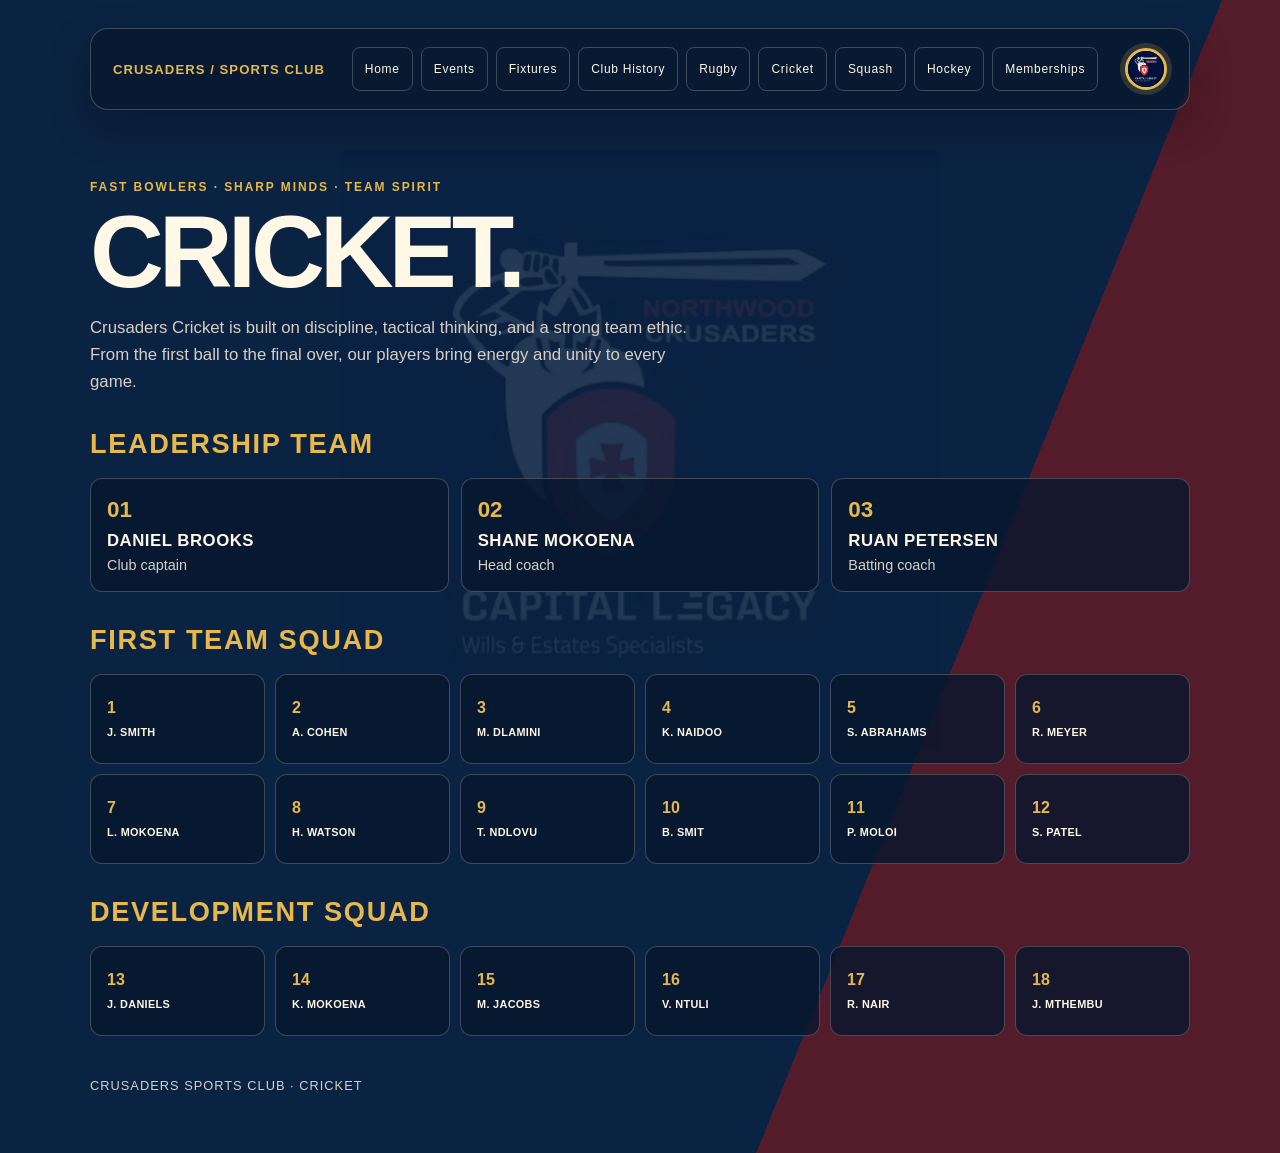
<file: PERSONAL PROJECTS V.1/cricket.html>
<!DOCTYPE html>
<html lang="en">
<head>
  <meta charset="UTF-8" />
  <meta name="viewport" content="width=device-width, initial-scale=1.0" />
  <title>Cricket | Crusaders Sports Club</title>
  <style>
    :root {
      --navy: #0b2342;
      --maroon: #541b2a;
      --gold: #e7b84b;
      --cream: #fff8e7;
      --muted: #d7cfc5;
      --panel: rgba(7, 23, 45, 0.8);
      --line: rgba(255, 248, 231, 0.22);
    }
    * { box-sizing: border-box; }
    body {
      margin: 0;
      min-height: 100vh;
      color: var(--cream);
      background: linear-gradient(112deg, var(--navy) 0 70%, var(--maroon) 70%);
      font-family: Arial, Helvetica, sans-serif;
    }
    .page {
      width: min(1100px, calc(100% - 36px));
      margin: auto;
      padding: 28px 0 60px;
    }
    header {
      position: sticky;
      top: 0;
      z-index: 10;
      display: flex;
      align-items: center;
      justify-content: space-between;
      gap: 20px;
      min-height: 0;
      padding: 18px 22px;
      margin-bottom: 18px;
      border: 1px solid var(--line);
      border-radius: 18px;
      background: rgba(7, 23, 45, 0.72);
      backdrop-filter: blur(8px);
      box-shadow: 0 16px 40px rgba(2, 8, 16, 0.28);
    }
    .brand {
      color: var(--gold);
      font: bold .82rem Arial, sans-serif;
      letter-spacing: .08em;
      text-transform: uppercase;
    }
    nav {
      display: flex;
      flex-wrap: nowrap;
      gap: 6px;
      margin-top: 0;
      min-width: 0;
      overflow: visible;
      font: .82rem Arial, sans-serif;
    }
    nav a {
      display: inline-flex;
      align-items: center;
      justify-content: center;
      min-width: 0;
      min-height: 32px;
      flex: 0 0 auto;
      padding: 7px 10px;
      border: 1px solid var(--line);
      border-radius: 999px;
      color: var(--cream);
      text-decoration: none;
      letter-spacing: .06em;
      transition: transform .2s ease, background .2s ease, border-color .2s ease;
    }
    nav a:hover { color: var(--cream); transform: translateY(-2px); background: rgba(231,184,75,.12); border-color: var(--gold); }
    .logo {
      position: static;
      top: 0;
      right: 0;
      order: 3;
      width: 42px;
      height: 42px;
      border: 3px solid var(--gold);
      border-radius: 50%;
      background: var(--maroon);
      object-fit: cover;
      box-shadow: 0 0 0 5px rgba(231,184,75,.18);
    }
    .eyebrow {
      margin-top: 70px;
      color: var(--gold);
      font: bold .75rem Arial, sans-serif;
      letter-spacing: .16em;
      text-transform: uppercase;
    }
    h1 {
      max-width: 700px;
      margin: 12px 0 14px;
      font-size: clamp(3rem, 8vw, 6.4rem);
      line-height: .9;
      letter-spacing: -.05em;
      text-transform: uppercase;
    }
    .lead {
      max-width: 620px;
      color: var(--muted);
      font: 1.05rem/1.6 Arial, sans-serif;
    }
    .section-title {
      margin: 32px 0 18px;
      color: var(--gold);
      font-size: 1.7rem;
      text-transform: uppercase;
      letter-spacing: .06em;
    }
    .grid {
      display: grid;
      grid-template-columns: repeat(3, minmax(0, 1fr));
      gap: 12px;
    }
    .card {
      padding: 18px 16px;
      border: 1px solid var(--line);
      border-radius: 12px;
      background: var(--panel);
      transition: transform .2s, border-color .2s;
    }
    .card:hover { transform: translateY(-4px); border-color: var(--gold); }
    .number {
      color: var(--gold);
      font: bold 1.4rem Arial, sans-serif;
    }
    .card h2 {
      margin: 8px 0 0;
      font-size: 1.05rem;
      text-transform: uppercase;
      letter-spacing: .03em;
    }
    .role {
      margin-top: 6px;
      color: var(--muted);
      font: .9rem Arial, sans-serif;
    }
    .squad-grid {
      display: grid;
      grid-template-columns: repeat(6, minmax(0, 1fr));
      gap: 10px;
    }
    .squad-grid .card {
      min-height: 90px;
      display: flex;
      flex-direction: column;
      justify-content: center;
    }
    .squad-grid .card .number {
      font-size: 1rem;
    }
    .squad-grid .card h2 {
      font-size: .68rem;
      line-height: 1.3;
    }
    footer {
      margin-top: 42px;
      color: var(--muted);
      font: .8rem Arial, sans-serif;
      letter-spacing: .08em;
      text-transform: uppercase;
    }
    @media (max-width: 760px) {
      .grid { grid-template-columns: 1fr; }
      .squad-grid { grid-template-columns: repeat(3, minmax(0, 1fr)); }
      .page { width: min(100% - 26px, 540px); }
    }
    @media (max-width: 480px) {
      .squad-grid { grid-template-columns: repeat(2, minmax(0, 1fr)); }
    }
    body { position: relative; isolation: isolate; background-color: #0b2342; }
    body:before {
      position: fixed;
      inset: 0;
      z-index: -1;
      background: url("L.jpg") center/600px no-repeat;
      content: "";
      opacity: .1;
      mix-blend-mode: screen;
      pointer-events: none;
    }
    .page { position: relative; z-index: 1; }
  </style>
  <link rel="stylesheet" href="site.css">
    <link rel="icon" type="image/png" href="club-badge-favicon.png">
</head>
<body>
  <div class="page">
    <header>
      <div class="brand">Crusaders / Sports Club</div>
      <nav aria-label="Club pages">
        <a href="dewald.web.html">Home</a>
        <a href="info-events.html">Events</a>
        <a href="fixtures-results.html">Fixtures</a>
        <a href="club-history.html">Club History</a>
        <a href="players-coaches.html">Rugby</a>
        <a href="cricket.html">Cricket</a>
        <a href="squash.html">Squash</a>
        <a href="hockey.html">Hockey</a><a href="club-memberships.html">Memberships</a>
      </nav>
      <img class="logo" src="L.jpg" alt="Crusaders Sports Club logo">
    </header>

    <main>
      <div class="eyebrow">Fast bowlers · sharp minds · team spirit</div>
      <h1>Cricket.</h1>
      <p class="lead">Crusaders Cricket is built on discipline, tactical thinking, and a strong team ethic. From the first ball to the final over, our players bring energy and unity to every game.</p>

      <h2 class="section-title">Leadership team</h2>
      <section class="grid">
        <article class="card">
          <div class="number">01</div>
          <h2>Daniel Brooks</h2>
          <div class="role">Club captain</div>
        </article>
        <article class="card">
          <div class="number">02</div>
          <h2>Shane Mokoena</h2>
          <div class="role">Head coach</div>
        </article>
        <article class="card">
          <div class="number">03</div>
          <h2>Ruan Petersen</h2>
          <div class="role">Batting coach</div>
        </article>
      </section>

      <h2 class="section-title">First team squad</h2>
      <section class="grid squad-grid">
        <article class="card"><div class="number">1</div><h2>J. Smith</h2></article>
        <article class="card"><div class="number">2</div><h2>A. Cohen</h2></article>
        <article class="card"><div class="number">3</div><h2>M. Dlamini</h2></article>
        <article class="card"><div class="number">4</div><h2>K. Naidoo</h2></article>
        <article class="card"><div class="number">5</div><h2>S. Abrahams</h2></article>
        <article class="card"><div class="number">6</div><h2>R. Meyer</h2></article>
        <article class="card"><div class="number">7</div><h2>L. Mokoena</h2></article>
        <article class="card"><div class="number">8</div><h2>H. Watson</h2></article>
        <article class="card"><div class="number">9</div><h2>T. Ndlovu</h2></article>
        <article class="card"><div class="number">10</div><h2>B. Smit</h2></article>
        <article class="card"><div class="number">11</div><h2>P. Moloi</h2></article>
        <article class="card"><div class="number">12</div><h2>S. Patel</h2></article>
      </section>

      <h2 class="section-title">Development squad</h2>
      <section class="grid squad-grid">
        <article class="card"><div class="number">13</div><h2>J. Daniels</h2></article>
        <article class="card"><div class="number">14</div><h2>K. Mokoena</h2></article>
        <article class="card"><div class="number">15</div><h2>M. Jacobs</h2></article>
        <article class="card"><div class="number">16</div><h2>V. Ntuli</h2></article>
        <article class="card"><div class="number">17</div><h2>R. Nair</h2></article>
        <article class="card"><div class="number">18</div><h2>J. Mthembu</h2></article>
      </section>
    </main>

    <footer>Crusaders Sports Club · Cricket</footer>
  </div>
</body>
</html>
</file>
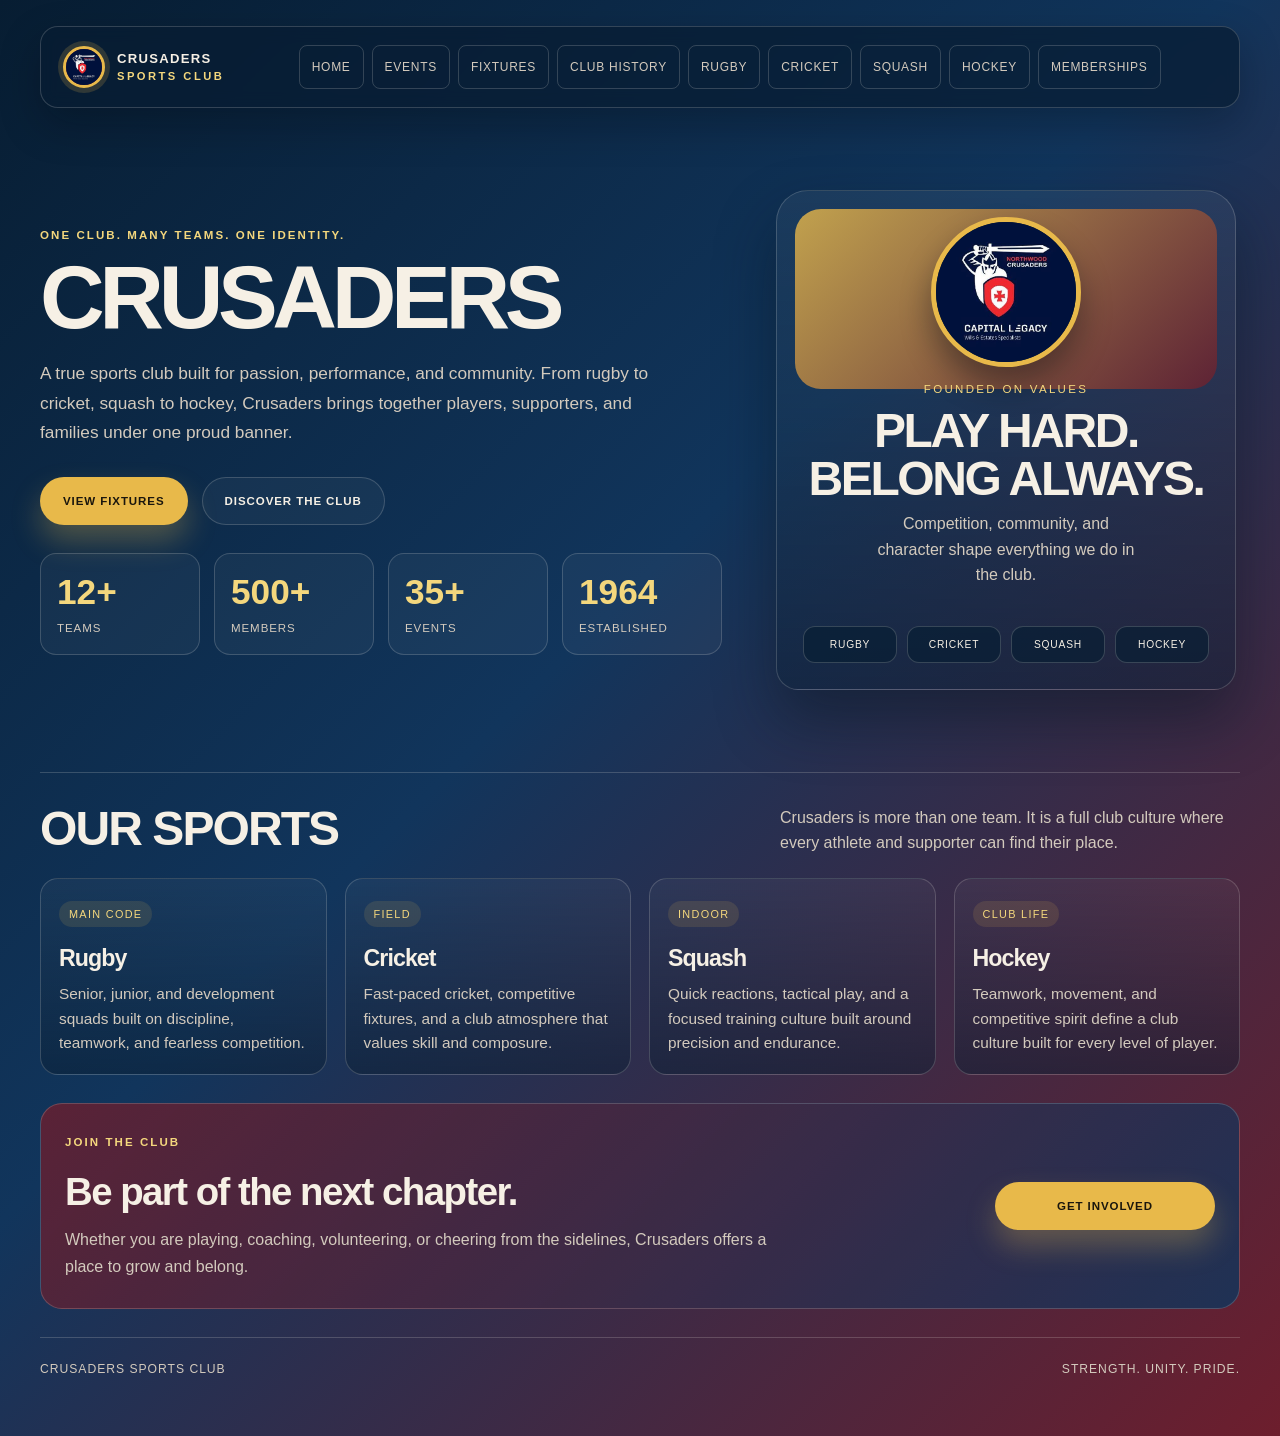
<file: PERSONAL PROJECTS V.1/dewald.web.html>
<!DOCTYPE html>
<html lang="en">
<head>
  <meta charset="UTF-8" />
  <meta name="viewport" content="width=device-width, initial-scale=1.0" />
  <title>Crusaders Sports Club</title>
  <style>
    :root {
      --navy: #071d32;
      --navy-2: #11355c;
      --gold: #e8b94a;
      --gold-soft: #f4d77d;
      --maroon: #6d1e2d;
      --cream: #f6f0e5;
      --muted: #d3cabd;
      --panel: rgba(7, 29, 50, 0.8);
      --panel-light: rgba(255, 255, 255, 0.06);
      --line: rgba(246, 240, 229, 0.18);
      --shadow: rgba(2, 8, 16, 0.28);
    }

    * { box-sizing: border-box; }

    body {
      margin: 0;
      min-height: 100vh;
      background: linear-gradient(135deg, var(--navy) 0%, var(--navy-2) 45%, var(--maroon) 100%);
      color: var(--cream);
      font-family: Arial, Helvetica, sans-serif;
    }

    img { max-width: 100%; display: block; }

    a { color: inherit; text-decoration: none; }

    .page {
      width: min(1200px, calc(100% - 32px));
      margin: 0 auto;
      padding: 26px 0 60px;
    }

    header {
      position: sticky;
      top: 0;
      z-index: 10;
      display: flex;
      align-items: center;
      justify-content: space-between;
      gap: 20px;
      padding: 18px 22px;
      margin-bottom: 18px;
      border: 1px solid var(--line);
      border-radius: 18px;
      background: rgba(7, 29, 50, 0.72);
      backdrop-filter: blur(8px);
      box-shadow: 0 16px 40px var(--shadow);
    }

    .brand {
      display: flex;
      align-items: center;
      gap: 12px;
      font-weight: 800;
      letter-spacing: 0.08em;
      text-transform: uppercase;
    }

    .brand-mark {
      width: 42px;
      height: 42px;
      border: 3px solid var(--gold);
      border-radius: 50%;
      display: grid;
      place-items: center;
      background: var(--maroon);
      box-shadow: 0 0 0 5px rgba(232, 185, 74, 0.18);
      overflow: hidden;
    }

    .brand-mark img {
      width: 100%;
      height: 100%;
      object-fit: cover;
    }

    .brand-text {
      line-height: 1.1;
      font-size: 0.82rem;
    }

    .brand-text span {
      color: var(--gold-soft);
      display: block;
      font-size: 0.7rem;
      letter-spacing: 0.22em;
      margin-top: 3px;
    }

    nav {
      display: flex;
      gap: 6px;
      flex-wrap: nowrap;
      min-width: 0;
      overflow: visible;
      justify-content: center;
    }

    nav a {
      display: inline-flex;
      align-items: center;
      justify-content: center;
      min-width: 0;
      min-height: 32px;
      flex: 0 0 auto;
      padding: 7px 10px;
      border: 1px solid var(--line);
      border-radius: 999px;
      color: var(--muted);
      font-size: 0.65rem;
      text-transform: uppercase;
      letter-spacing: 0.06em;
      transition: 0.2s ease;
    }

    nav a:hover {
      background: rgba(232, 185, 74, 0.12);
      border-color: rgba(232, 185, 74, 0.38);
      color: var(--cream);
      transform: translateY(-1px);
    }

    .hero {
      display: grid;
      grid-template-columns: 1.2fr 0.8fr;
      align-items: center;
      gap: 30px;
      min-height: 620px;
      padding: 24px 0 16px;
    }

    .hero-copy {
      padding-right: 20px;
    }

    .eyebrow {
      display: inline-block;
      margin-bottom: 16px;
      color: var(--gold-soft);
      font-weight: 700;
      letter-spacing: 0.18em;
      text-transform: uppercase;
      font-size: 0.72rem;
    }

    h1 {
      margin: 0;
      font-size: clamp(3.5rem, 7vw, 7.4rem);
      line-height: 0.9;
      letter-spacing: -0.06em;
      text-transform: uppercase;
    }

    .lead {
      max-width: 620px;
      margin-top: 22px;
      color: var(--muted);
      font-size: 1.08rem;
      line-height: 1.7;
    }

    .hero-actions {
      display: flex;
      flex-wrap: wrap;
      gap: 14px;
      margin-top: 30px;
    }

    .button {
      display: inline-flex;
      align-items: center;
      justify-content: center;
      min-height: 48px;
      padding: 0 22px;
      border-radius: 999px;
      border: 1px solid transparent;
      font-weight: 700;
      text-transform: uppercase;
      letter-spacing: 0.08em;
      font-size: 0.72rem;
      cursor: pointer;
      transition: transform 0.2s ease, box-shadow 0.2s ease;
    }

    .button:hover {
      transform: translateY(-2px);
    }

    .button.primary {
      background: var(--gold);
      color: #1a160d;
      box-shadow: 0 16px 30px rgba(232, 185, 74, 0.3);
    }

    .button.secondary {
      background: rgba(255, 255, 255, 0.04);
      color: var(--cream);
      border-color: var(--line);
    }

    .stats {
      display: grid;
      grid-template-columns: repeat(4, minmax(120px, 1fr));
      gap: 14px;
      margin-top: 28px;
      max-width: 760px;
    }

    .stat-card {
      padding: 18px 16px;
      border: 1px solid var(--line);
      border-radius: 16px;
      background: rgba(255, 255, 255, 0.04);
    }

    .stat-card strong {
      display: block;
      font-size: clamp(1.5rem, 3vw, 2.2rem);
      color: var(--gold-soft);
      margin-bottom: 6px;
    }

    .stat-card span {
      color: var(--muted);
      font-size: 0.72rem;
      letter-spacing: 0.08em;
      text-transform: uppercase;
    }

    .hero-visual {
      position: relative;
      min-height: 520px;
      display: grid;
      place-items: center;
    }

    .club-card {
      position: relative;
      width: min(100%, 460px);
      height: 500px;
      padding: 26px;
      border: 1px solid var(--line);
      border-radius: 32px 32px 22px 22px;
      background: linear-gradient(180deg, rgba(255,255,255,0.05), rgba(7,29,50,0.45));
      box-shadow: 0 30px 60px rgba(7, 20, 31, 0.45);
      overflow: hidden;
    }

    .club-card::before {
      content: "";
      position: absolute;
      inset: 18px 18px auto 18px;
      height: 180px;
      background: linear-gradient(135deg, rgba(232, 185, 74, 0.9), rgba(109, 30, 45, 0.86));
      border-radius: 26px;
      opacity: 0.9;
    }

    .club-mark {
      position: relative;
      z-index: 1;
      width: 150px;
      height: 150px;
      margin: 0 auto 16px;
      border: 5px solid var(--gold);
      border-radius: 50%;
      overflow: hidden;
      box-shadow: 0 18px 30px rgba(8, 13, 21, 0.4);
      background: #0b1a2b;
    }

    .club-mark img {
      width: 100%;
      height: 100%;
      object-fit: cover;
    }

    .club-copy {
      position: relative;
      z-index: 1;
      text-align: center;
    }

    .club-copy .small {
      color: var(--gold-soft);
      font-size: 0.72rem;
      letter-spacing: 0.2em;
      text-transform: uppercase;
    }

    .club-copy h2 {
      margin: 12px 0 8px;
      font-size: clamp(2rem, 4vw, 3rem);
      line-height: 1;
      letter-spacing: -0.05em;
      text-transform: uppercase;
    }

    .club-copy p {
      margin: 0 auto;
      max-width: 260px;
      color: var(--muted);
      line-height: 1.6;
    }

    .mini-sports {
      position: absolute;
      inset: auto auto 26px 26px;
      right: 26px;
      display: grid;
      grid-template-columns: repeat(4, minmax(0, 1fr));
      gap: 10px;
      z-index: 1;
    }

    .mini-sports a {
      display: block;
      padding: 12px 4px;
      border-radius: 12px;
      text-align: center;
      font-size: 0.64rem;
      letter-spacing: 0.08em;
      text-transform: uppercase;
      background: rgba(7, 29, 50, 0.66);
      border: 1px solid var(--line);
      color: var(--cream);
      transition: transform 0.2s ease, border-color 0.2s ease, background 0.2s ease;
    }

    .mini-sports a:hover {
      transform: translateY(-2px);
      border-color: rgba(232, 185, 74, 0.6);
      background: rgba(232, 185, 74, 0.12);
    }

    .main-section {
      margin-top: 26px;
      padding-top: 28px;
      border-top: 1px solid var(--line);
    }

    .section-header {
      display: flex;
      justify-content: space-between;
      gap: 18px;
      align-items: end;
      margin-bottom: 22px;
    }

    .section-header h3 {
      margin: 0;
      font-size: clamp(2rem, 4vw, 3rem);
      letter-spacing: -0.04em;
      text-transform: uppercase;
    }

    .section-header p {
      margin: 0;
      color: var(--muted);
      max-width: 460px;
      line-height: 1.6;
    }

    .cards {
      display: grid;
      grid-template-columns: repeat(4, minmax(0, 1fr));
      gap: 18px;
    }

    .sport-card {
      padding: 22px 18px 18px;
      border: 1px solid var(--line);
      border-radius: 18px;
      background: linear-gradient(180deg, rgba(255,255,255,0.04), rgba(10,30,50,0.48));
    }

    .sport-card .label {
      display: inline-block;
      padding: 7px 10px;
      border-radius: 999px;
      background: rgba(232, 185, 74, 0.12);
      color: var(--gold-soft);
      font-size: 0.68rem;
      letter-spacing: 0.12em;
      text-transform: uppercase;
    }

    .sport-card h4 {
      margin: 18px 0 10px;
      font-size: 1.45rem;
      letter-spacing: -0.04em;
    }

    .sport-card p {
      margin: 0;
      color: var(--muted);
      line-height: 1.6;
      font-size: 0.96rem;
    }

    .banner {
      margin-top: 28px;
      padding: 28px 24px;
      border: 1px solid var(--line);
      border-radius: 22px;
      background: linear-gradient(135deg, rgba(109,30,45,0.8), rgba(17,53,92,0.82));
      display: grid;
      grid-template-columns: 1.3fr 0.7fr;
      gap: 20px;
      align-items: center;
    }

    .banner h3 {
      margin: 6px 0 12px;
      font-size: clamp(2rem, 3vw, 3rem);
      letter-spacing: -0.04em;
    }

    .banner p {
      margin: 0;
      color: var(--muted);
      line-height: 1.7;
    }

    .banner .button {
      justify-self: end;
      width: 220px;
    }

    footer {
      padding-top: 24px;
      margin-top: 28px;
      border-top: 1px solid var(--line);
      color: var(--muted);
      display: flex;
      justify-content: space-between;
      gap: 18px;
      flex-wrap: wrap;
      font-size: 0.76rem;
      letter-spacing: 0.08em;
      text-transform: uppercase;
    }

    @media (max-width: 920px) {
      .hero {
        grid-template-columns: 1fr;
        padding-top: 12px;
      }

      .stats,
      .cards {
        grid-template-columns: repeat(2, minmax(0, 1fr));
      }

      .banner {
        grid-template-columns: 1fr;
      }

      .banner .button {
        justify-self: start;
      }
    }

    @media (max-width: 640px) {
      .page {
        width: min(100% - 20px, 620px);
      }

      header {
        flex-direction: column;
        text-align: center;
      }

      nav {
        justify-content: center;
      }

      .stats,
      .cards {
        grid-template-columns: 1fr;
      }

      .section-header {
        flex-direction: column;
        align-items: flex-start;
      }

      .mini-sports {
        grid-template-columns: repeat(2, minmax(0, 1fr));
      }
    }
  </style>
  <link rel="stylesheet" href="site.css" />
    <link rel="icon" type="image/png" href="club-badge-favicon.png">
</head>
<body>
  <div class="page">
    <header>
      <div class="brand">
        <div class="brand-mark">
          <img src="L.jpg" alt="Crusaders Sports Club logo" />
        </div>
        <div class="brand-text">
          Crusaders
          <span>Sports Club</span>
        </div>
      </div>

      <nav aria-label="Main navigation">
        <a href="dewald.web.html">Home</a>
        <a href="info-events.html">Events</a>
        <a href="fixtures-results.html">Fixtures</a>
        <a href="club-history.html">Club History</a>
        <a href="players-coaches.html">Rugby</a>
        <a href="cricket.html">Cricket</a>
        <a href="squash.html">Squash</a>
        <a href="hockey.html">Hockey</a><a href="club-memberships.html">Memberships</a>
      </nav>
    </header>

    <main>
      <section class="hero">
        <div class="hero-copy">
          <div class="eyebrow">One club. Many teams. One identity.</div>
          <h1>Crusaders</h1>
          <p class="lead">
            A true sports club built for passion, performance, and community. From rugby to cricket,
            squash to hockey, Crusaders brings together players, supporters, and families under one proud banner.
          </p>

          <div class="hero-actions">
            <a class="button primary" href="fixtures-results.html">View fixtures</a>
            <a class="button secondary" href="club-history.html">Discover the club</a>
          </div>

          <div class="stats">
            <div class="stat-card">
              <strong>12+</strong>
              <span>Teams</span>
            </div>
            <div class="stat-card">
              <strong>500+</strong>
              <span>Members</span>
            </div>
            <div class="stat-card">
              <strong>35+</strong>
              <span>Events</span>
            </div>
            <div class="stat-card">
              <strong>1964</strong>
              <span>Established</span>
            </div>
          </div>
        </div>

        <div class="hero-visual">
          <div class="club-card">
            <div class="club-mark">
              <img src="L.jpg" alt="Crusaders Sports Club crest" />
            </div>

            <div class="club-copy">
              <div class="small">Founded on values</div>
              <h2>Play hard.<br />Belong always.</h2>
              <p>Competition, community, and character shape everything we do in the club.</p>
            </div>

            <div class="mini-sports">
              <a href="players-coaches.html">Rugby</a>
              <a href="cricket.html">Cricket</a>
              <a href="squash.html">Squash</a>
              <a href="hockey.html">Hockey</a>
            </div>
          </div>
        </div>
      </section>

      <section class="main-section">
        <div class="section-header">
          <h3>Our sports</h3>
          <p>Crusaders is more than one team. It is a full club culture where every athlete and supporter can find their place.</p>
        </div>

        <div class="cards">
          <article class="sport-card">
            <div class="label">Main code</div>
            <h4>Rugby</h4>
            <p>Senior, junior, and development squads built on discipline, teamwork, and fearless competition.</p>
          </article>

          <article class="sport-card">
            <div class="label">Field</div>
            <h4>Cricket</h4>
            <p>Fast-paced cricket, competitive fixtures, and a club atmosphere that values skill and composure.</p>
          </article>

          <article class="sport-card">
            <div class="label">Indoor</div>
            <h4>Squash</h4>
            <p>Quick reactions, tactical play, and a focused training culture built around precision and endurance.</p>
          </article>

          <article class="sport-card">
            <div class="label">Club life</div>
            <h4>Hockey</h4>
            <p>Teamwork, movement, and competitive spirit define a club culture built for every level of player.</p>
          </article>
        </div>
      </section>

      <section class="banner">
        <div>
          <div class="eyebrow">Join the club</div>
          <h3>Be part of the next chapter.</h3>
          <p>Whether you are playing, coaching, volunteering, or cheering from the sidelines, Crusaders offers a place to grow and belong.</p>
        </div>

        <a class="button primary" href="info-events.html">Get involved</a>
      </section>
    </main>

    <footer>
      <span>Crusaders Sports Club</span>
      <span>Strength. Unity. Pride.</span>
    </footer>
  </div>
</body>
</html>
</file>
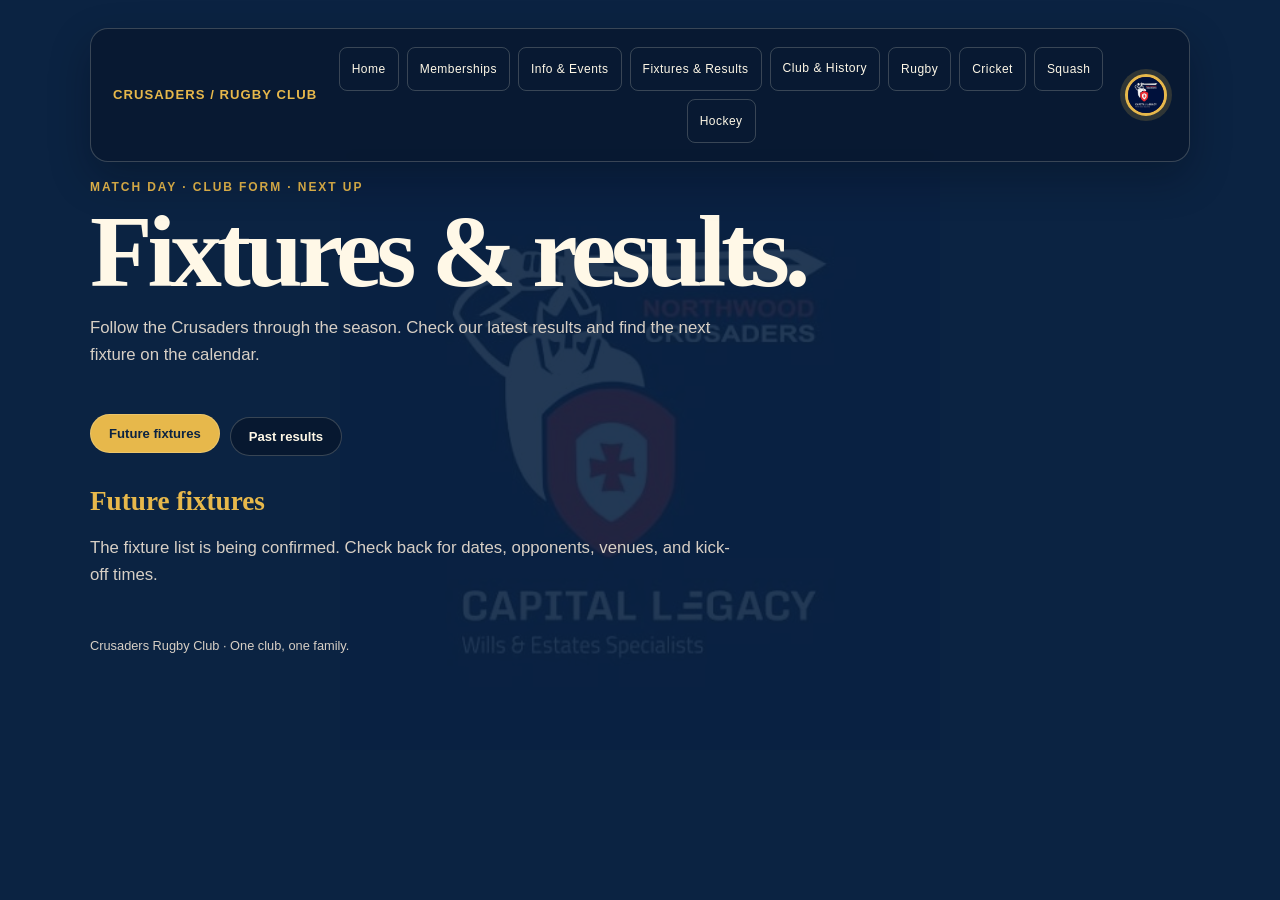
<file: PERSONAL PROJECTS V.1/fixtures-results.html>
<!DOCTYPE html>
<html lang="en">
<head>
    <meta charset="UTF-8">
    <meta name="viewport" content="width=device-width, initial-scale=1.0">
    <title>Fixtures & Results | Crusaders Rugby Club</title>
    <style>
        :root { --navy:#0b2342; --maroon:#541b2a; --gold:#e7b84b; --cream:#fff8e7; --muted:#d7cfc5; --panel:rgba(7,23,45,.82); --line:rgba(255,248,231,.2); }
        * { box-sizing:border-box; }
        body { position:relative; isolation:isolate; margin:0; min-height:100vh; color:var(--cream); background:var(--navy); font-family:Georgia,"Times New Roman",serif; }
        body:before { position:fixed; inset:0; z-index:-1; background:url("L.jpg") center/600px no-repeat; content:""; opacity:.1; mix-blend-mode:screen; pointer-events:none; }
        .page { position:relative; z-index:1; width:min(1100px,calc(100% - 36px)); margin:auto; padding:28px 0 60px; }
        header { position:sticky; top:0; z-index:10; display:flex; align-items:center; justify-content:space-between; gap:20px; min-height:0; padding:18px 22px; margin-bottom:18px; border:1px solid var(--line); border-radius:18px; background:rgba(7,23,45,.72); backdrop-filter:blur(8px); box-shadow:0 16px 40px rgba(2,8,16,.28); }
        .brand { color:var(--gold); font:bold .82rem Arial,sans-serif; letter-spacing:.08em; line-height:1.1; }
        nav { display:flex; flex-wrap:wrap; gap:10px; margin-top:0; justify-content:center; font:.82rem Arial,sans-serif; }
        nav a { padding:10px 16px; border:1px solid var(--line); border-radius:999px; color:var(--cream); text-decoration:none; letter-spacing:.04em; transition:transform .2s,background .2s,border-color .2s; }
        nav a:hover { color:var(--cream); transform:translateY(-2px); background:rgba(231,184,75,.12); border-color:var(--gold); }
        .logo { position:static; order:3; width:42px; height:42px; border:3px solid var(--gold); border-radius:50%; background:var(--maroon); object-fit:cover; box-shadow:0 0 0 5px rgba(231,184,75,.18); }
        .eyebrow { margin-top:0; color:var(--gold); font:bold .75rem Arial,sans-serif; letter-spacing:.16em; text-transform:uppercase; }
        h1 { max-width:780px; margin:12px 0 14px; font-size:clamp(3rem,8vw,6.4rem); line-height:.9; letter-spacing:-.05em; }
        .lead { max-width:650px; color:var(--muted); font:1.05rem/1.6 Arial,sans-serif; }
        .view-controls { display:flex; flex-wrap:wrap; gap:10px; margin:48px 0 20px; }
        button { border:1px solid var(--line); border-radius:999px; padding:11px 18px; color:var(--cream); background:var(--panel); font:bold .82rem Arial,sans-serif; cursor:pointer; transition:transform .2s,background .2s,color .2s; }
        button:hover, button.active { color:var(--navy); background:var(--gold); transform:translateY(-3px); }
        .fixture-view[hidden] { display:none; }
        .section-title { margin:30px 0 18px; color:var(--gold); font-size:1.7rem; }
        .fixture-list { display:flex; flex-direction:column; gap:12px; }
        .fixture { display:flex; align-items:center; gap:20px; padding:20px 22px; border:1px solid var(--line); border-radius:12px; background:var(--panel); transition:transform .2s,border-color .2s; }
        .fixture:hover { transform:translateX(6px); border-color:var(--gold); }
        .fixture-date { flex:0 0 112px; color:var(--gold); font:bold .78rem/1.4 Arial,sans-serif; letter-spacing:.08em; text-transform:uppercase; }
        .fixture-teams { flex:1; font-size:1.2rem; }
        .fixture-teams strong { color:var(--cream); }
        .fixture-detail { color:var(--muted); font:.82rem Arial,sans-serif; }
        .score { flex:0 0 100px; color:var(--gold); font:bold 1.25rem Arial,sans-serif; text-align:right; }
        .status { flex:0 0 94px; color:var(--muted); font:bold .68rem Arial,sans-serif; letter-spacing:.08em; text-align:right; text-transform:uppercase; }
        footer { margin-top:50px; color:var(--muted); font:.8rem Arial,sans-serif; }
        @media (max-width:700px) { .page { width:min(100% - 26px,540px); } .fixture { align-items:flex-start; flex-wrap:wrap; gap:9px 16px; } .fixture-date { flex-basis:100%; } .fixture-teams { flex:1 1 180px; } .score,.status { flex:0 0 auto; } }
        nav a[href="club-history.html"], nav a[href="info-events.html"], nav a[href="fixtures-results.html"] { font-size:.76rem; }
    </style>
    <style>
        nav a[href="info-events.html"] { order:2; }
        nav a[href="fixtures-results.html"] { order:3; }
        nav a[href="club-history.html"] { order:4; }
        nav a[href="players-coaches.html"] { order:5; }
        nav a[href="cricket.html"] { order:6; }
        nav a[href="squash.html"] { order:7; }
        nav a[href="hockey.html"] { order:8; }
    </style>
    <link rel="stylesheet" href="site.css">
    <link rel="icon" type="image/png" href="club-badge-favicon.png">
</head>
<body>
    <div class="page">
        <header>
            <div class="brand">CRUSADERS / RUGBY CLUB</div>
            <nav aria-label="Club pages">
                <a href="dewald.web.html">Home</a>
                <a href="club-history.html">Club &amp; History</a>
                <a href="players-coaches.html">Rugby</a>
                <a href="info-events.html">Info &amp; Events</a>
                <a href="fixtures-results.html">Fixtures &amp; Results</a>
                <a href="cricket.html">Cricket</a>
                <a href="squash.html">Squash</a>
                <a href="hockey.html">Hockey</a><a href="club-memberships.html">Memberships</a>
            </nav>
            <img class="logo" src="L.jpg" alt="Crusaders Rugby Club logo">
        </header>
        <main>
            <div class="eyebrow">Match day · Club form · Next up</div>
            <h1>Fixtures &amp; results.</h1>
            <p class="lead">Follow the Crusaders through the season. Check our latest results and find the next fixture on the calendar.</p>
            <div class="view-controls" aria-label="Fixture views">
                <button class="active" data-view="upcoming" type="button">Future fixtures</button>
                <button data-view="results" type="button">Past results</button>
            </div>
            <section class="fixture-view" id="upcoming" aria-labelledby="upcoming-title">
                <h2 class="section-title" id="upcoming-title">Future fixtures</h2>
                <p class="lead">The fixture list is being confirmed. Check back for dates, opponents, venues, and kick-off times.</p>
            </section>
            <section class="fixture-view" id="results" aria-labelledby="results-title" hidden>
                <h2 class="section-title" id="results-title">Past results</h2>
                <p class="lead">Results will appear here once the club has confirmed the official scores.</p>
            </section>
        </main>
        <footer>Crusaders Rugby Club · One club, one family.</footer>
    </div>
    <script>
        const viewButtons = document.querySelectorAll('[data-view]');
        const views = document.querySelectorAll('.fixture-view');
        viewButtons.forEach((button) => button.addEventListener('click', () => {
            viewButtons.forEach((item) => {
                const selected = item === button;
                item.classList.toggle('active', selected);
                item.setAttribute('aria-pressed', String(selected));
            });
            views.forEach((view) => { view.hidden = view.id !== button.dataset.view; });
        }));
    </script>
</body>
</html>
</file>
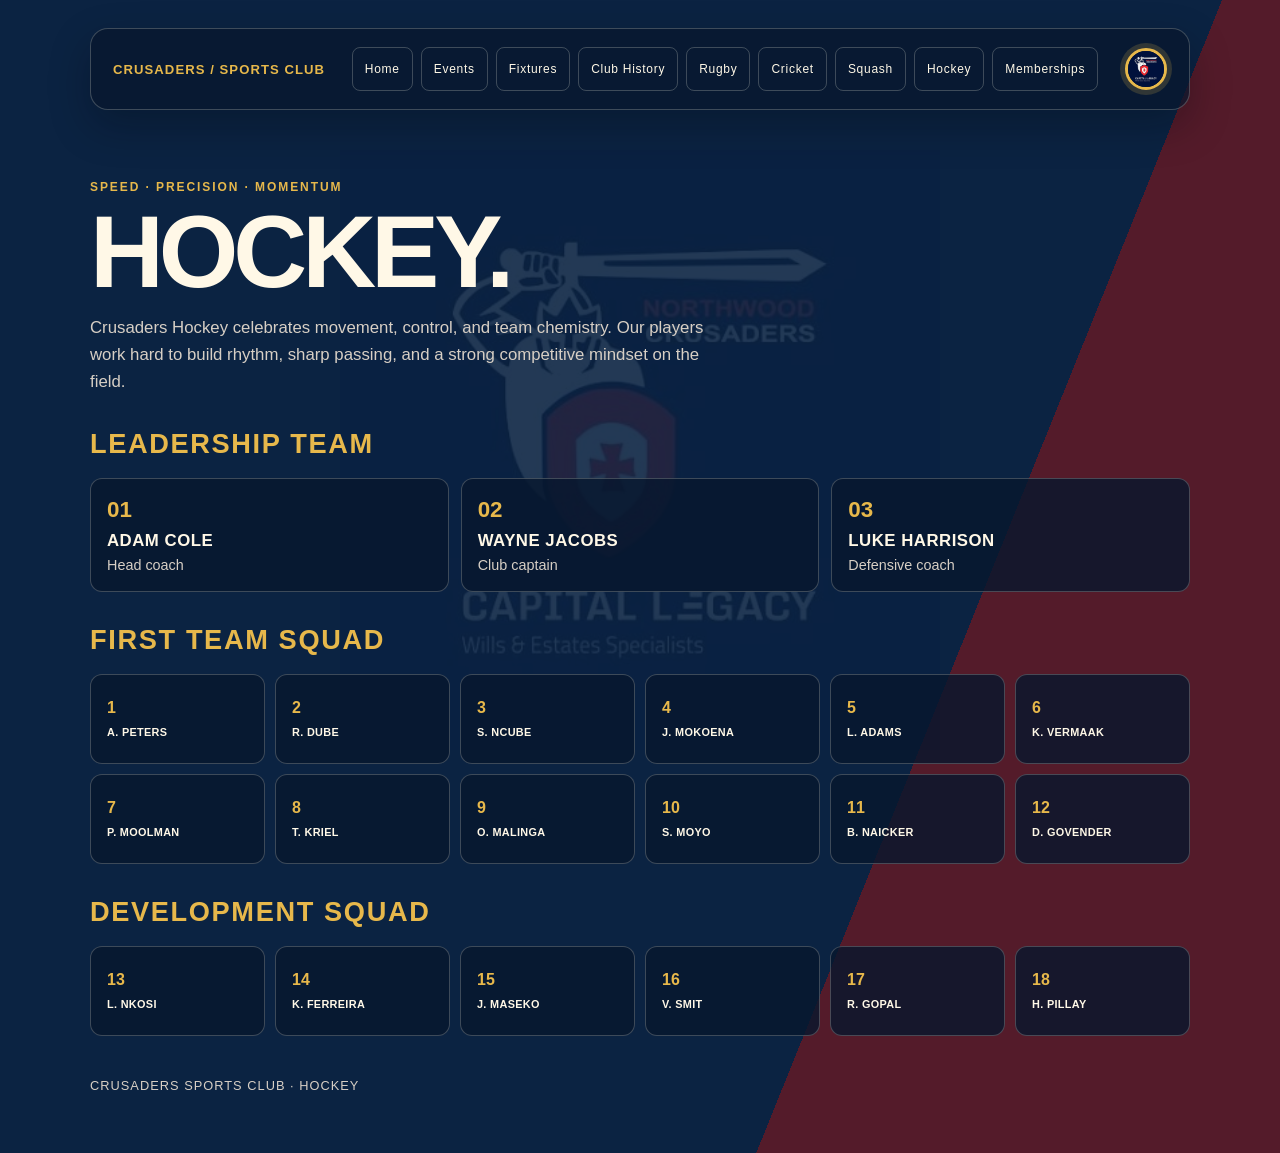
<file: PERSONAL PROJECTS V.1/hockey.html>
<!DOCTYPE html>
<html lang="en">
<head>
  <meta charset="UTF-8" />
  <meta name="viewport" content="width=device-width, initial-scale=1.0" />
  <title>Hockey | Crusaders Sports Club</title>
  <style>
    :root {
      --navy: #0b2342;
      --maroon: #541b2a;
      --gold: #e7b84b;
      --cream: #fff8e7;
      --muted: #d7cfc5;
      --panel: rgba(7, 23, 45, 0.8);
      --line: rgba(255, 248, 231, 0.22);
    }
    * { box-sizing: border-box; }
    body {
      margin: 0;
      min-height: 100vh;
      color: var(--cream);
      background: linear-gradient(112deg, var(--navy) 0 70%, var(--maroon) 70%);
      font-family: Arial, Helvetica, sans-serif;
    }
    .page {
      width: min(1100px, calc(100% - 36px));
      margin: auto;
      padding: 28px 0 60px;
    }
    header { position: sticky; top: 0; z-index: 10; display: flex; align-items: center; justify-content: space-between; gap: 20px; min-height: 0; padding: 18px 22px; margin-bottom: 18px; border: 1px solid var(--line); border-radius: 18px; background: rgba(7,23,45,.72); backdrop-filter: blur(8px); box-shadow: 0 16px 40px rgba(2,8,16,.28); }
    .brand {
      color: var(--gold);
      font: bold .82rem Arial, sans-serif;
      letter-spacing: .08em;
      text-transform: uppercase;
    }
    nav {
      display: flex;
      flex-wrap: nowrap;
      gap: 6px;
      margin-top: 0;
      min-width: 0;
      overflow: visible;
      font: .82rem Arial, sans-serif;
    }
    nav a {
      display: inline-flex;
      align-items: center;
      justify-content: center;
      min-width: 0;
      min-height: 32px;
      flex: 0 0 auto;
      padding: 7px 10px;
      border: 1px solid var(--line);
      border-radius: 999px;
      color: var(--cream);
      text-decoration: none;
      letter-spacing: .06em;
      transition: transform .2s ease, background .2s ease, border-color .2s ease;
    }
    nav a:hover { color: var(--cream); transform: translateY(-2px); background: rgba(231,184,75,.12); border-color: var(--gold); }
    .logo {
      position: static;
      top: 0;
      right: 0;
      order: 3;
      width: 42px;
      height: 42px;
      border: 3px solid var(--gold);
      border-radius: 50%;
      background: var(--maroon);
      object-fit: cover;
      box-shadow: 0 0 0 5px rgba(231,184,75,.18);
    }
    .eyebrow {
      margin-top: 70px;
      color: var(--gold);
      font: bold .75rem Arial, sans-serif;
      letter-spacing: .16em;
      text-transform: uppercase;
    }
    h1 {
      max-width: 700px;
      margin: 12px 0 14px;
      font-size: clamp(3rem, 8vw, 6.4rem);
      line-height: .9;
      letter-spacing: -.05em;
      text-transform: uppercase;
    }
    .lead {
      max-width: 620px;
      color: var(--muted);
      font: 1.05rem/1.6 Arial, sans-serif;
    }
    .section-title {
      margin: 32px 0 18px;
      color: var(--gold);
      font-size: 1.7rem;
      text-transform: uppercase;
      letter-spacing: .06em;
    }
    .grid {
      display: grid;
      grid-template-columns: repeat(3, minmax(0, 1fr));
      gap: 12px;
    }
    .card {
      padding: 18px 16px;
      border: 1px solid var(--line);
      border-radius: 12px;
      background: var(--panel);
      transition: transform .2s, border-color .2s;
    }
    .card:hover { transform: translateY(-4px); border-color: var(--gold); }
    .number {
      color: var(--gold);
      font: bold 1.4rem Arial, sans-serif;
    }
    .card h2 {
      margin: 8px 0 0;
      font-size: 1.05rem;
      text-transform: uppercase;
      letter-spacing: .03em;
    }
    .role {
      margin-top: 6px;
      color: var(--muted);
      font: .9rem Arial, sans-serif;
    }
    .squad-grid {
      display: grid;
      grid-template-columns: repeat(6, minmax(0, 1fr));
      gap: 10px;
    }
    .squad-grid .card {
      min-height: 90px;
      display: flex;
      flex-direction: column;
      justify-content: center;
    }
    .squad-grid .card .number { font-size: 1rem; }
    .squad-grid .card h2 {
      font-size: .68rem;
      line-height: 1.3;
    }
    footer {
      margin-top: 42px;
      color: var(--muted);
      font: .8rem Arial, sans-serif;
      letter-spacing: .08em;
      text-transform: uppercase;
    }
    @media (max-width: 760px) {
      .grid { grid-template-columns: 1fr; }
      .squad-grid { grid-template-columns: repeat(3, minmax(0, 1fr)); }
      .page { width: min(100% - 26px, 540px); }
    }
    @media (max-width: 480px) {
      .squad-grid { grid-template-columns: repeat(2, minmax(0, 1fr)); }
    }
    body { position: relative; isolation: isolate; background-color: #0b2342; }
    body:before {
      position: fixed;
      inset: 0;
      z-index: -1;
      background: url("L.jpg") center/600px no-repeat;
      content: "";
      opacity: .1;
      mix-blend-mode: screen;
      pointer-events: none;
    }
    .page { position: relative; z-index: 1; }
  </style>
  <link rel="stylesheet" href="site.css">
    <link rel="icon" type="image/png" href="club-badge-favicon.png">
</head>
<body>
  <div class="page">
    <header>
      <div class="brand">Crusaders / Sports Club</div>
      <nav aria-label="Club pages">
        <a href="dewald.web.html">Home</a>
        <a href="info-events.html">Events</a>
        <a href="fixtures-results.html">Fixtures</a>
        <a href="club-history.html">Club History</a>
        <a href="players-coaches.html">Rugby</a>
        <a href="cricket.html">Cricket</a>
        <a href="squash.html">Squash</a>
        <a href="hockey.html">Hockey</a><a href="club-memberships.html">Memberships</a>
      </nav>
      <img class="logo" src="L.jpg" alt="Crusaders Sports Club logo">
    </header>

    <main>
      <div class="eyebrow">Speed · precision · momentum</div>
      <h1>Hockey.</h1>
      <p class="lead">Crusaders Hockey celebrates movement, control, and team chemistry. Our players work hard to build rhythm, sharp passing, and a strong competitive mindset on the field.</p>

      <h2 class="section-title">Leadership team</h2>
      <section class="grid">
        <article class="card">
          <div class="number">01</div>
          <h2>Adam Cole</h2>
          <div class="role">Head coach</div>
        </article>
        <article class="card">
          <div class="number">02</div>
          <h2>Wayne Jacobs</h2>
          <div class="role">Club captain</div>
        </article>
        <article class="card">
          <div class="number">03</div>
          <h2>Luke Harrison</h2>
          <div class="role">Defensive coach</div>
        </article>
      </section>

      <h2 class="section-title">First team squad</h2>
      <section class="grid squad-grid">
        <article class="card"><div class="number">1</div><h2>A. Peters</h2></article>
        <article class="card"><div class="number">2</div><h2>R. Dube</h2></article>
        <article class="card"><div class="number">3</div><h2>S. Ncube</h2></article>
        <article class="card"><div class="number">4</div><h2>J. Mokoena</h2></article>
        <article class="card"><div class="number">5</div><h2>L. Adams</h2></article>
        <article class="card"><div class="number">6</div><h2>K. Vermaak</h2></article>
        <article class="card"><div class="number">7</div><h2>P. Moolman</h2></article>
        <article class="card"><div class="number">8</div><h2>T. Kriel</h2></article>
        <article class="card"><div class="number">9</div><h2>O. Malinga</h2></article>
        <article class="card"><div class="number">10</div><h2>S. Moyo</h2></article>
        <article class="card"><div class="number">11</div><h2>B. Naicker</h2></article>
        <article class="card"><div class="number">12</div><h2>D. Govender</h2></article>
      </section>

      <h2 class="section-title">Development squad</h2>
      <section class="grid squad-grid">
        <article class="card"><div class="number">13</div><h2>L. Nkosi</h2></article>
        <article class="card"><div class="number">14</div><h2>K. Ferreira</h2></article>
        <article class="card"><div class="number">15</div><h2>J. Maseko</h2></article>
        <article class="card"><div class="number">16</div><h2>V. Smit</h2></article>
        <article class="card"><div class="number">17</div><h2>R. Gopal</h2></article>
        <article class="card"><div class="number">18</div><h2>H. Pillay</h2></article>
      </section>
    </main>

    <footer>Crusaders Sports Club · Hockey</footer>
  </div>
</body>
</html>
</file>
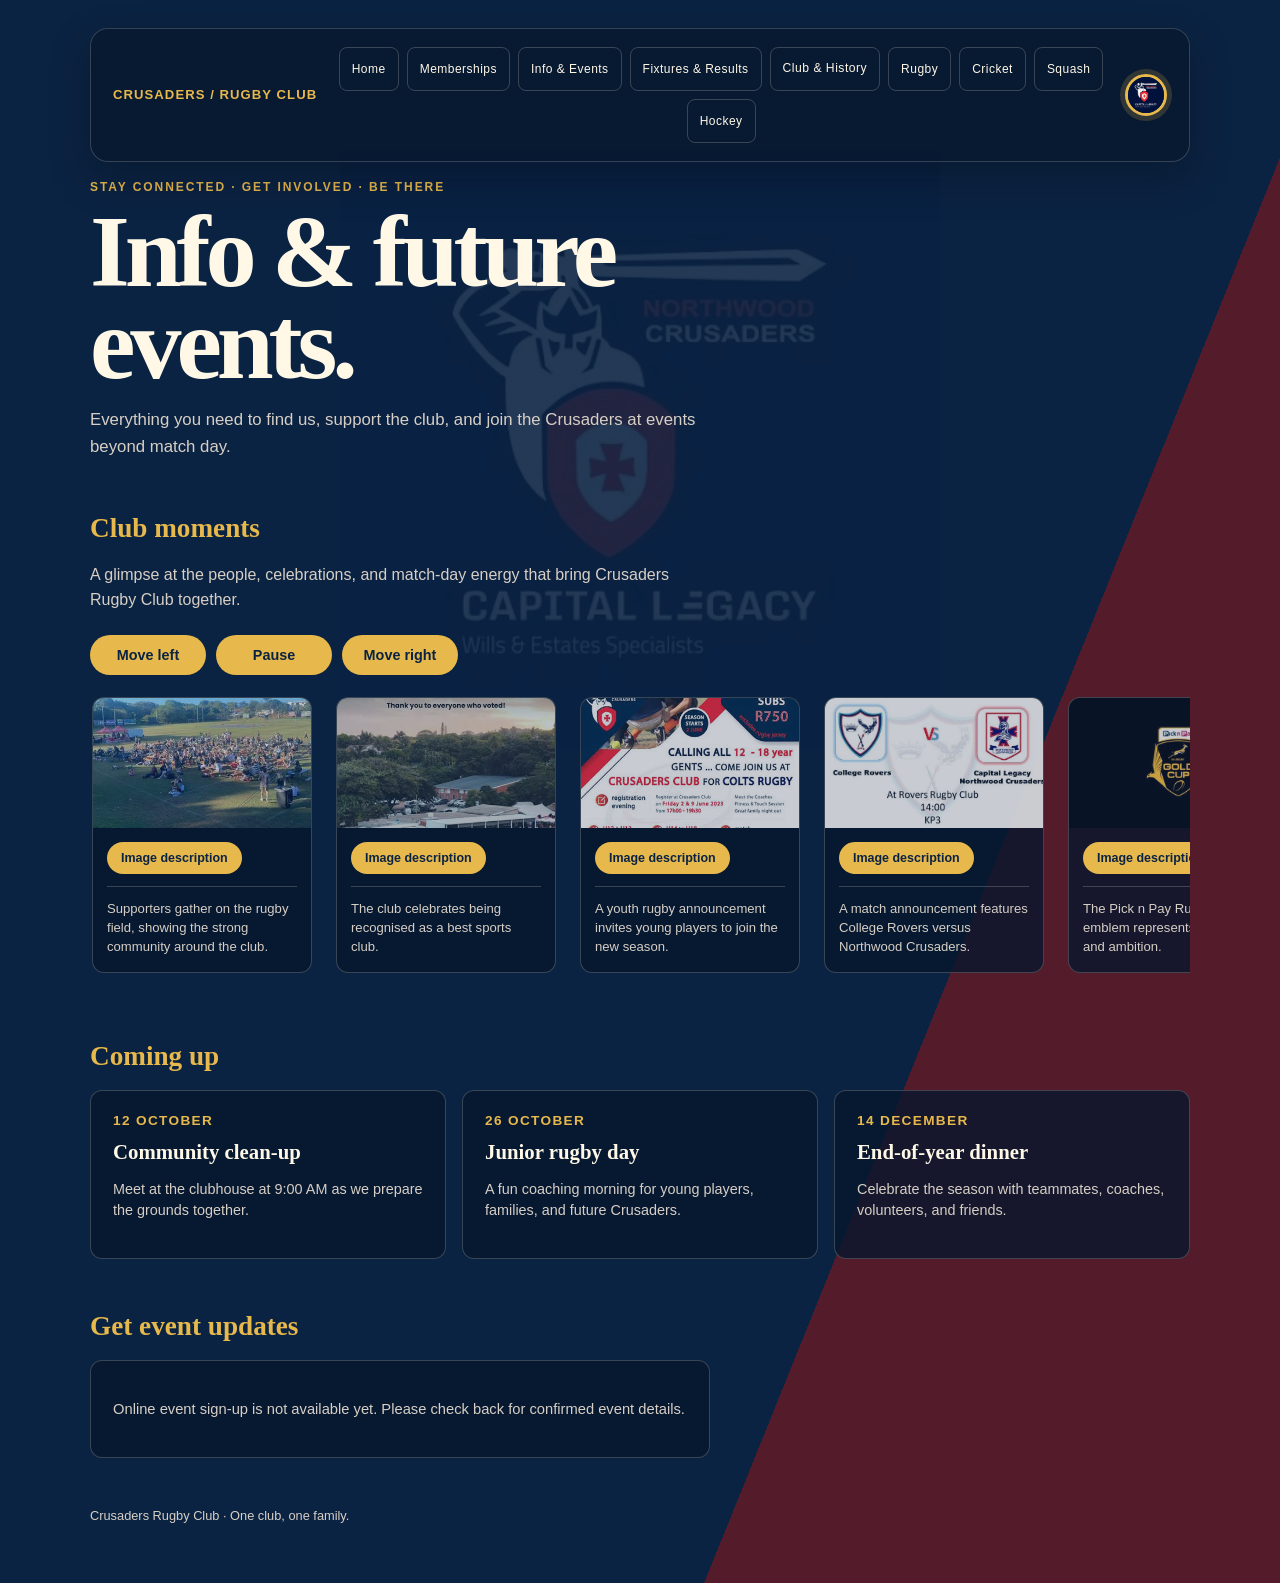
<file: PERSONAL PROJECTS V.1/info-events.html>
<!DOCTYPE html>
<html lang="en">
<head>
    <meta charset="UTF-8">
    <meta name="viewport" content="width=device-width, initial-scale=1.0">
    <title>Info & Future Events | Crusaders Rugby Club</title>
    <style>
        :root { --navy:#0b2342; --maroon:#541b2a; --gold:#e7b84b; --cream:#fff8e7; --muted:#d7cfc5; --panel:rgba(7,23,45,.8); }
        * { box-sizing:border-box; }
        body { margin:0; min-height:100vh; color:var(--cream); background:linear-gradient(112deg,var(--navy) 0 70%,var(--maroon) 70%); font-family:Georgia,"Times New Roman",serif; }
        .page { width:min(1100px,calc(100% - 36px)); margin:auto; padding:28px 0 60px; }
        header { position:sticky; top:0; z-index:10; display:flex; align-items:center; justify-content:space-between; gap:20px; min-height:0; padding:18px 22px; margin-bottom:18px; border:1px solid rgba(255,248,231,.18); border-radius:18px; background:rgba(7,23,45,.72); backdrop-filter:blur(8px); box-shadow:0 16px 40px rgba(2,8,16,.28); }
        .brand { color:var(--gold); font:bold .82rem Arial,sans-serif; letter-spacing:.08em; line-height:1.1; }
        nav { display:flex; flex-wrap:wrap; gap:10px; margin-top:0; justify-content:center; font:.82rem Arial,sans-serif; }
        nav a { padding:10px 16px; border:1px solid rgba(255,248,231,.2); border-radius:999px; color:var(--cream); text-decoration:none; letter-spacing:.04em; transition:transform .2s,background .2s,border-color .2s; }
        nav a:hover { color:var(--cream); transform:translateY(-2px); background:rgba(231,184,75,.12); border-color:var(--gold); }
        .logo { position:static; order:3; width:42px; height:42px; border:3px solid var(--gold); border-radius:50%; background:var(--maroon); object-fit:cover; box-shadow:0 0 0 5px rgba(231,184,75,.18); }
        .eyebrow { margin-top:0; color:var(--gold); font:bold .75rem Arial,sans-serif; letter-spacing:.16em; text-transform:uppercase; }
        h1 { max-width:760px; margin:12px 0 14px; font-size:clamp(3rem,8vw,6.4rem); line-height:.9; letter-spacing:-.05em; }
        .lead { max-width:620px; color:var(--muted); font:1.05rem/1.6 Arial,sans-serif; }
        .section-title { margin:52px 0 18px; color:var(--gold); font-size:1.7rem; }
        .gallery-intro { max-width:620px; margin:0 0 22px; color:var(--muted); font:1rem/1.6 Arial,sans-serif; }
        .gallery-controls { display:flex; flex-wrap:wrap; gap:10px; margin:0 0 18px; }
        .gallery-controls button { min-width:116px; }
        .event-gallery { display:flex; gap:24px; overflow-x:hidden; padding:4px 2px 16px; scroll-behavior:smooth; }
        .event-gallery figure { flex:0 0 min(220px,calc(100vw - 64px)); min-height:0; margin:0; overflow:hidden; border:1px solid rgba(255,248,231,.2); border-radius:12px; background:var(--panel); }
        .event-gallery img { display:block; width:100%; height:130px; object-fit:cover; opacity:.78; mix-blend-mode:screen; transition:transform .35s,opacity .35s,filter .35s; }
        .event-gallery figure:hover img, .event-gallery figure:focus-within img { opacity:1; filter:saturate(1.08); transform:scale(1.04); }
        .image-description { padding:14px 14px 16px; }
        .image-description button { padding:9px 14px; color:var(--navy); background:var(--gold); font-size:.78rem; transition:background .2s,transform .2s; }
        .image-description button:hover, .image-description button:focus { background:var(--cream); transform:translateY(-3px); }
        .image-description p { margin:12px 0 0; padding-top:12px; border-top:1px solid rgba(255,248,231,.2); color:var(--muted); font:.82rem/1.45 Arial,sans-serif; }
        .events { display:flex; flex-wrap:wrap; gap:16px; }
        .event, .signup { padding:22px; border:1px solid rgba(255,248,231,.2); border-radius:12px; background:var(--panel); } .event { flex:1 1 calc(33.333% - 11px); }
        .event { transition:transform .2s,border-color .2s; } .event:hover { transform:translateY(-7px); border-color:var(--gold); }
        .date { color:var(--gold); font:bold .85rem Arial,sans-serif; letter-spacing:.1em; text-transform:uppercase; }
        h2 { margin:12px 0 6px; font-size:1.3rem; } .event p { color:var(--muted); font: .9rem/1.5 Arial,sans-serif; }
        .signup { max-width:620px; } .signup p { color:var(--muted); font: .92rem/1.5 Arial,sans-serif; }
        form { display:flex; flex-wrap:wrap; gap:9px; } input { flex:1 1 220px; min-width:0; border:1px solid rgba(255,248,231,.25); border-radius:999px; padding:12px 15px; color:var(--cream); background:rgba(0,0,0,.18); font:1rem Arial,sans-serif; outline:none; } input:focus { border-color:var(--gold); } button { border:0; border-radius:999px; padding:12px 18px; color:var(--navy); background:var(--gold); font:bold .9rem Arial,sans-serif; cursor:pointer; } button:hover { background:var(--cream); }
        #signupMessage { min-height:20px; margin:15px 0 0; color:var(--gold); font:.85rem Arial,sans-serif; }
        footer { margin-top:50px; color:var(--muted); font:.8rem Arial,sans-serif; }
        @media (max-width:700px) { .event-gallery { gap:14px; } .event { flex-basis:100%; } .page { width:min(100% - 26px,540px); } }
        body { position:relative; isolation:isolate; background-color:#0b2342; }
        body:before { position:fixed; inset:0; z-index:-1; background:url("L.jpg") center/600px no-repeat; content:""; opacity:.1; mix-blend-mode:screen; pointer-events:none; }
        .page { position:relative; z-index:1; }
        nav a[href="club-history.html"], nav a[href="info-events.html"], nav a[href="fixtures-results.html"] { font-size:.76rem; }
    </style>
    <style>
        nav a[href="info-events.html"] { order:2; }
        nav a[href="fixtures-results.html"] { order:3; }
        nav a[href="club-history.html"] { order:4; }
        nav a[href="players-coaches.html"] { order:5; }
        nav a[href="cricket.html"] { order: 6; }
        nav a[href="squash.html"] { order:7; }
        nav a[href="hockey.html"] { order:8; }
    </style>
    <link rel="stylesheet" href="site.css">
    <link rel="icon" type="image/png" href="club-badge-favicon.png">
</head>
<body>
    <div class="page">
        <header>
            <div class="brand">CRUSADERS / RUGBY CLUB</div>
            <nav aria-label="Club pages">
                <a href="dewald.web.html">Home</a>
                <a href="club-history.html">Club & History</a>
                <a href="players-coaches.html">Rugby</a>
                <a href="info-events.html">Info & Events</a>
                <a href="fixtures-results.html">Fixtures & Results</a>
                <a href="cricket.html">Cricket</a>
                <a href="squash.html">Squash</a>
                <a href="hockey.html">Hockey</a><a href="club-memberships.html">Memberships</a>
            </nav>
            <img class="logo" src="L.jpg" alt="Crusaders Rugby Club logo">
        </header>
        <main>
            <div class="eyebrow">Stay connected · Get involved · Be there</div>
            <h1>Info & future events.</h1>
            <p class="lead">Everything you need to find us, support the club, and join the Crusaders at events beyond match day.</p>
            <h2 class="section-title">Club moments</h2>
            <p class="gallery-intro">A glimpse at the people, celebrations, and match-day energy that bring Crusaders Rugby Club together.</p>
            <div class="gallery-controls" aria-label="Image movement controls">
                <button id="galleryLeft" type="button" aria-label="Move images from right to left">Move left</button>
                <button id="galleryPause" type="button" aria-label="Pause automatic image movement">Pause</button>
                <button id="galleryRight" type="button" aria-label="Move images from left to right">Move right</button>
            </div>
            <section class="event-gallery" aria-label="Crusaders Rugby Club moments">
                <figure><img src="e.jpg" alt="Supporters gathered on a rugby field"><div class="image-description"><button type="button">Image description</button><p>Supporters gather on the rugby field, showing the strong community around the club.</p></div></figure>
                <figure><img src="e1.jpg" alt="Crusaders Rugby Club recognised as a best sports club"><div class="image-description"><button type="button">Image description</button><p>The club celebrates being recognised as a best sports club.</p></div></figure>
                <figure><img src="i.jpg" alt="Crusaders youth rugby season announcement"><div class="image-description"><button type="button">Image description</button><p>A youth rugby announcement invites young players to join the new season.</p></div></figure>
                <figure><img src="e3.jpg" alt="College Rovers versus Northwood Crusaders match announcement"><div class="image-description"><button type="button">Image description</button><p>A match announcement features College Rovers versus Northwood Crusaders.</p></div></figure>
                <figure><img src="e2.jpg" alt="Pick n Pay rugby Gold Cup emblem"><div class="image-description"><button type="button">Image description</button><p>The Pick n Pay Rugby Gold Cup emblem represents competition and ambition.</p></div></figure>
            </section>
            <h2 class="section-title">Coming up</h2>
            <section class="events">
                <article class="event"><div class="date">12 October</div><h2>Community clean-up</h2><p>Meet at the clubhouse at 9:00 AM as we prepare the grounds together.</p></article>
                <article class="event"><div class="date">26 October</div><h2>Junior rugby day</h2><p>A fun coaching morning for young players, families, and future Crusaders.</p></article>
                <article class="event"><div class="date">14 December</div><h2>End-of-year dinner</h2><p>Celebrate the season with teammates, coaches, volunteers, and friends.</p></article>
            </section>
            <h2 class="section-title">Get event updates</h2>
            <section class="signup">
                <p>Online event sign-up is not available yet. Please check back for confirmed event details.</p>
            </section>
        </main>
        <footer>Crusaders Rugby Club · One club, one family.</footer>
    </div>
    <script>
        const gallery = document.querySelector('.event-gallery');
        const galleryStep = () => gallery.querySelector('figure').getBoundingClientRect().width + 24;
        let galleryTimer = setInterval(() => gallery.scrollBy({ left: galleryStep(), behavior: 'smooth' }), 4500);
        document.querySelector('#galleryLeft').addEventListener('click', () => gallery.scrollBy({ left: -galleryStep(), behavior: 'smooth' }));
        document.querySelector('#galleryRight').addEventListener('click', () => gallery.scrollBy({ left: galleryStep(), behavior: 'smooth' }));
        document.querySelector('#galleryPause').addEventListener('click', (event) => {
            if (galleryTimer) {
                clearInterval(galleryTimer);
                galleryTimer = null;
                event.target.textContent = 'Resume';
            } else {
                galleryTimer = setInterval(() => gallery.scrollBy({ left: galleryStep(), behavior: 'smooth' }), 4500);
                event.target.textContent = 'Pause';
            }
        });
    </script>
</body>
</html>
</file>
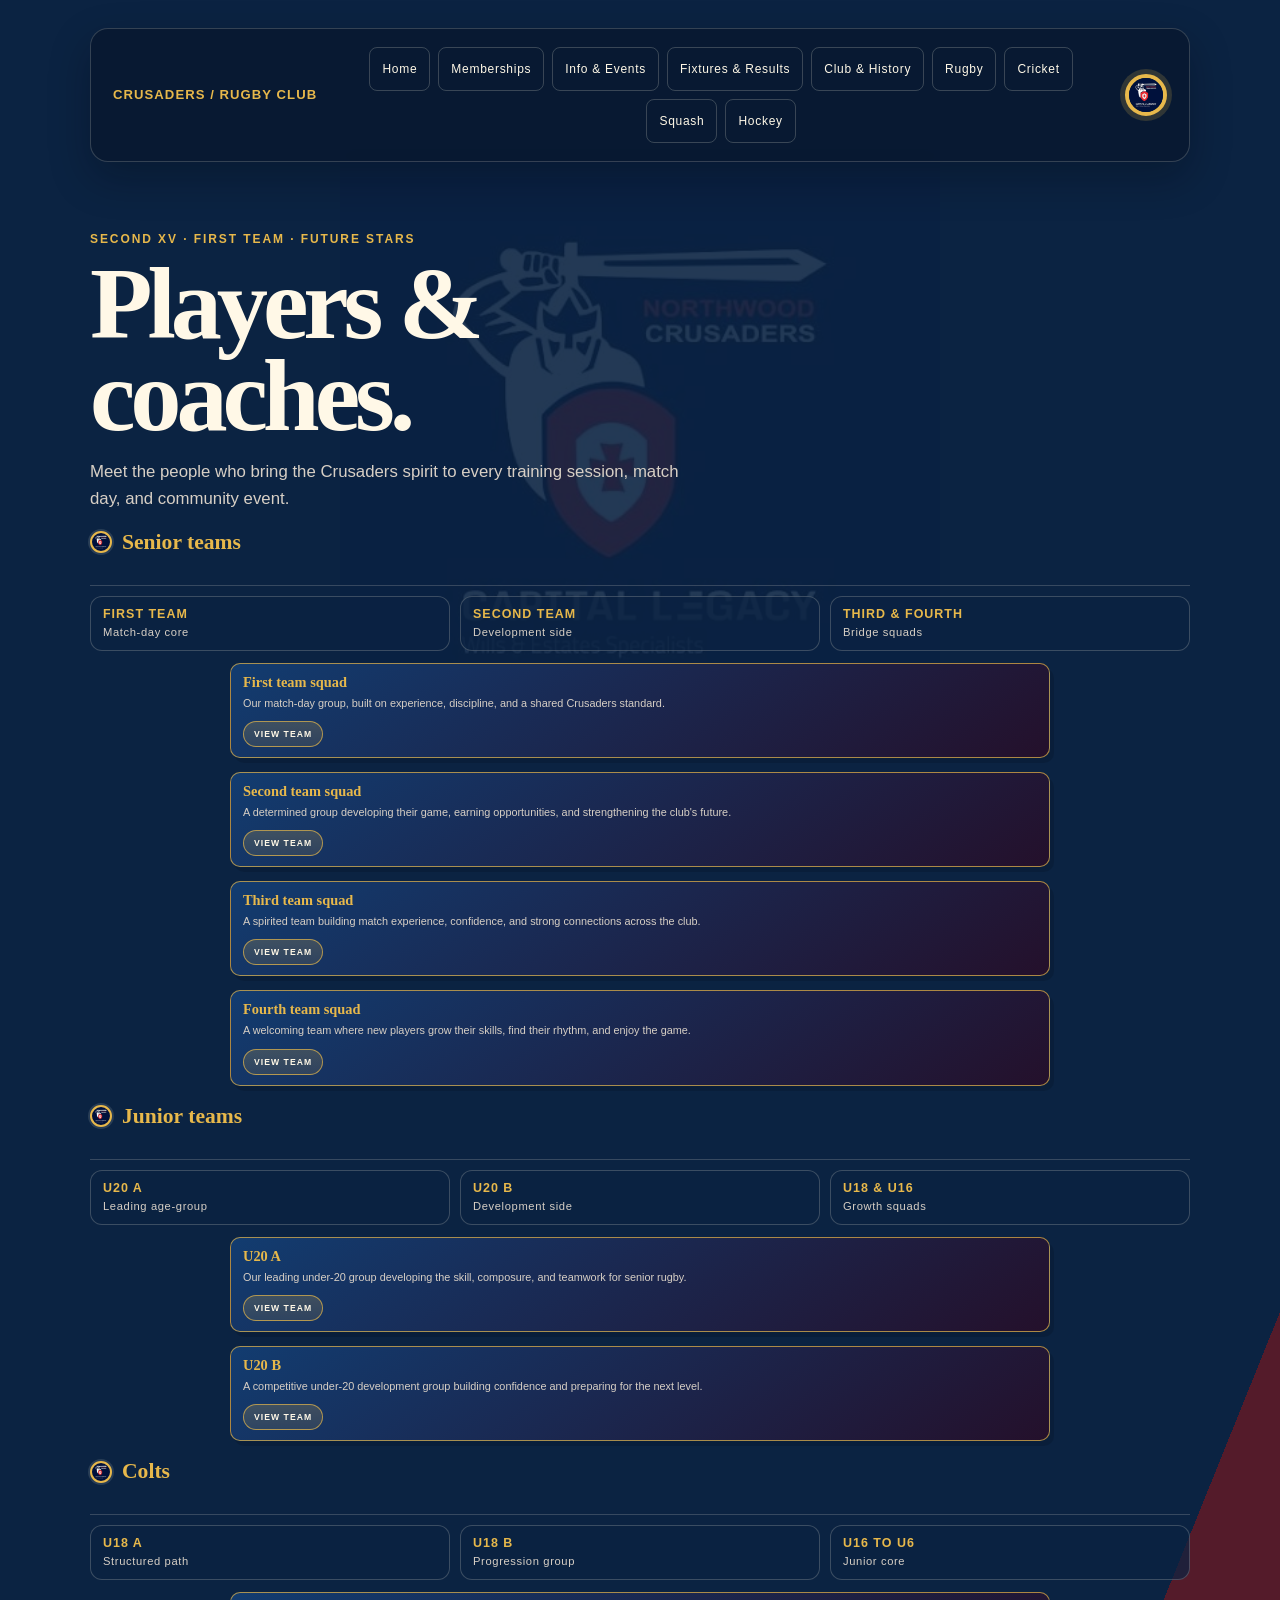
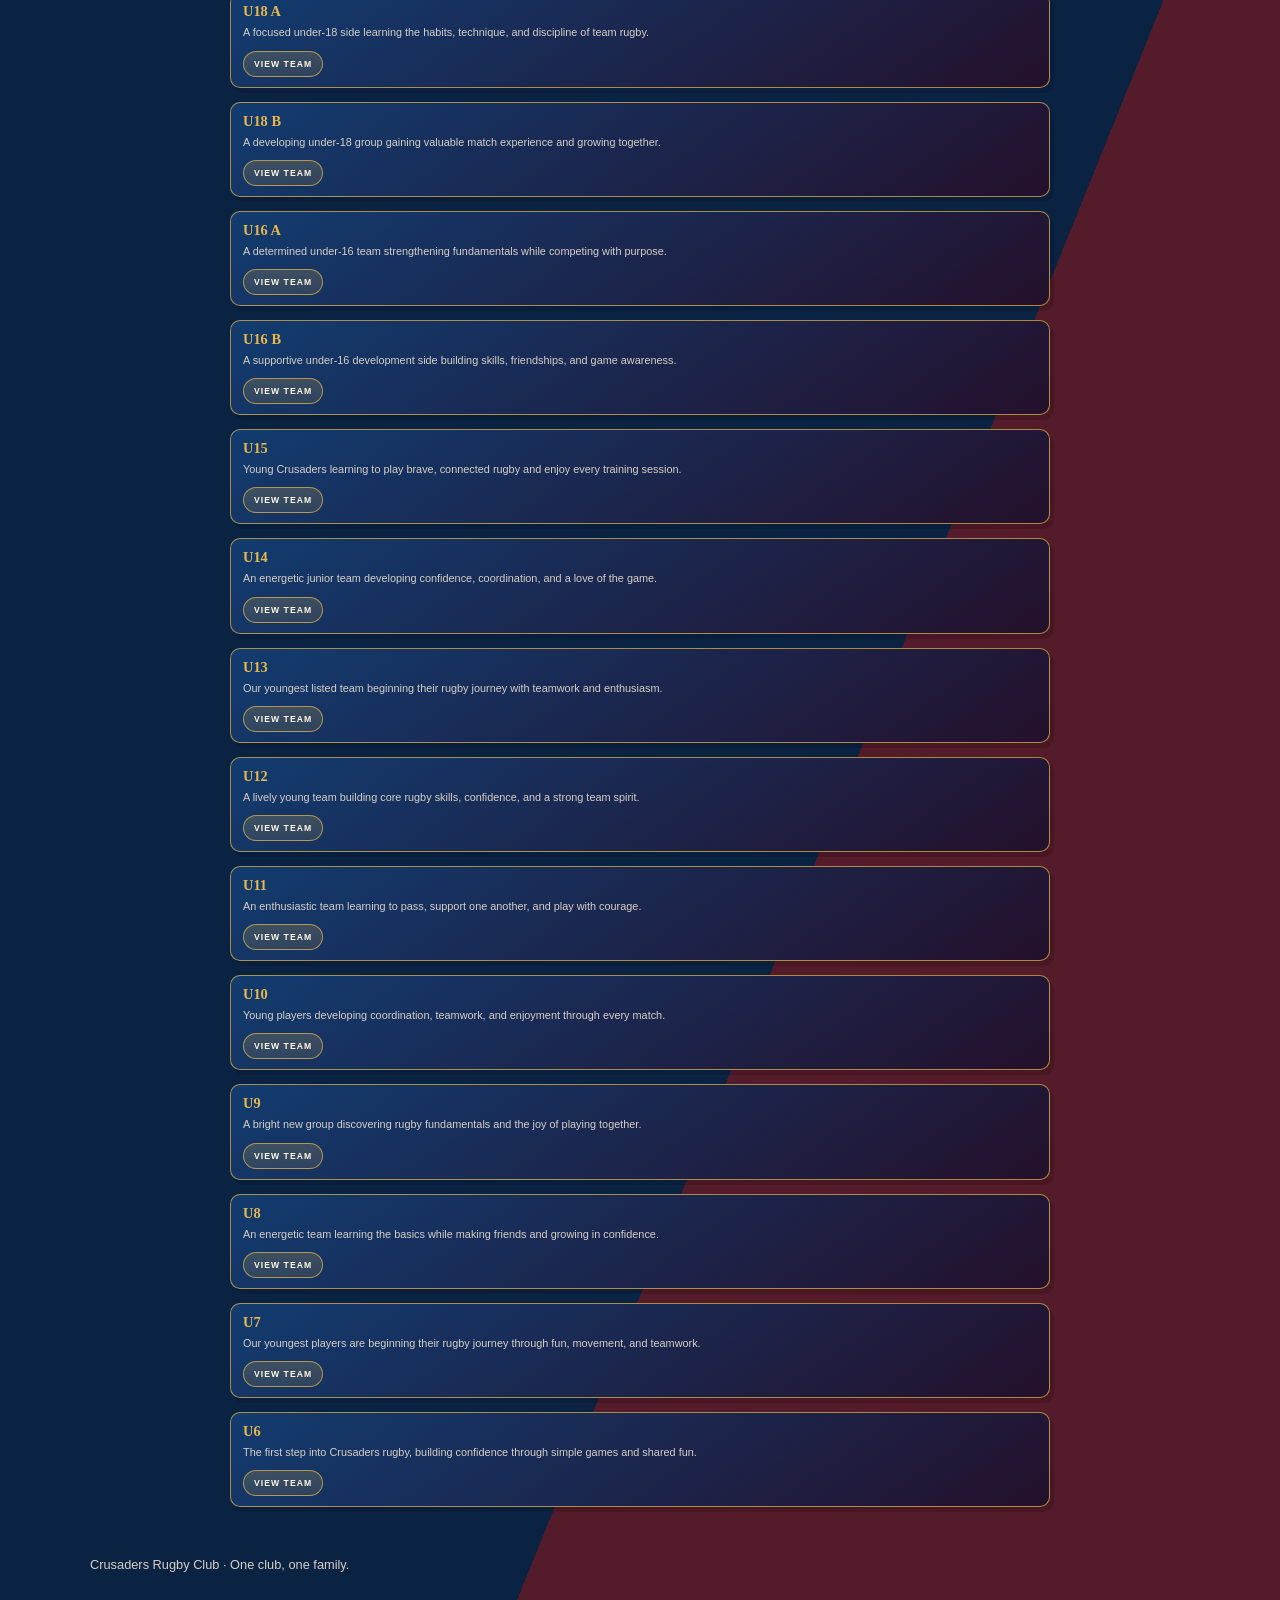
<file: PERSONAL PROJECTS V.1/players-coaches.html>
<!DOCTYPE html>
<html lang="en">
<head>
<meta charset="UTF-8"><meta name="viewport" content="width=device-width, initial-scale=1.0"><title>Players & Coaches | Crusaders Rugby Club</title>
<style>
:root{--navy:#0b2342;--maroon:#541b2a;--gold:#e7b84b;--cream:#fff8e7;--muted:#d7cfc5;--panel:rgba(7,23,45,.8)}*{box-sizing:border-box}body{margin:0;min-height:100vh;color:var(--cream);background:linear-gradient(112deg,var(--navy) 0 70%,var(--maroon) 70%);font-family:Georgia,"Times New Roman",serif}.page{width:min(1100px,calc(100% - 36px));margin:auto;padding:28px 0 60px}header{position:relative;min-height:100px;padding-right:120px;border-bottom:1px solid rgba(255,248,231,.25)}.brand{color:var(--gold);font:bold 1.2rem Arial,sans-serif;letter-spacing:.08em}nav{display:flex;flex-wrap:wrap;gap:18px;margin-top:22px;font:.82rem Arial,sans-serif}nav a{color:var(--cream);text-decoration:none}nav a:hover{color:var(--gold)}.logo{position:absolute;top:0;right:0;width:86px;height:86px;border:4px solid var(--gold);border-radius:50%;background:var(--maroon);object-fit:cover;box-shadow:5px 6px 0 rgba(0,0,0,.25)}.eyebrow{margin-top:70px;color:var(--gold);font:bold .75rem Arial,sans-serif;letter-spacing:.16em;text-transform:uppercase}h1{max-width:700px;margin:12px 0 14px;font-size:clamp(3rem,8vw,6.4rem);line-height:.9;letter-spacing:-.05em}.lead{max-width:620px;color:var(--muted);font:1.05rem/1.6 Arial,sans-serif}.section-title{margin:28px 0 14px;color:var(--gold);font-size:1.35rem}.grid{display:flex;flex-wrap:wrap;gap:12px}.grid .card{flex:1 1 calc(33.333% - 11px)}.squad-grid{gap:12px}.squad-grid .card{flex-basis:calc(20% - 10px);flex-grow:0}.card{padding:18px 16px;border:1px solid rgba(255,248,231,.2);border-radius:12px;background:var(--panel);transition:transform .2s,border-color .2s}.card:hover{transform:translateY(-4px);border-color:var(--gold)}.number{color:var(--gold);font:bold 1.4rem Arial,sans-serif}.player-card{position:relative;display:flex;min-width:0;aspect-ratio:0.563;padding:14px 12px 12px;flex-direction:column;justify-content:space-between;overflow:hidden;border:2px solid rgba(231,184,75,.65);border-radius:18px;background:linear-gradient(155deg,#123c70 0%,#0a1d38 58%,#24102b 100%);box-shadow:inset 0 0 0 5px rgba(255,248,231,.06),8px 10px 0 rgba(0,0,0,.16)}.player-card:before{position:absolute;inset:10px;border:1px solid rgba(255,248,231,.18);border-radius:12px;content:""}.player-card>*{position:relative;z-index:1}.player-card .number{font-size:2.15rem;color:var(--cream);line-height:1}.player-card h2{margin:0;color:var(--cream);font-size:1.05rem;line-height:1.1;text-transform:uppercase}.player-flag{width:42px;height:28px;margin-top:10px;border:1px solid rgba(255,255,255,.7);background:linear-gradient(to bottom,#de3831 0 33%,#fff 33% 66%,#007a4d 66%);box-shadow:0 2px 4px rgba(0,0,0,.35);clip-path:polygon(0 0,100% 0,100% 100%,0 100%,32% 50%)}.player-meta{padding-top:10px;border-top:1px solid rgba(255,248,231,.45);color:var(--muted);font:bold .65rem/1.4 Arial,sans-serif;letter-spacing:.1em;text-transform:uppercase}.role{color:var(--muted);font:.88rem Arial,sans-serif}footer{margin-top:50px;color:var(--muted);font:.8rem Arial,sans-serif}@media(max-width:900px){.squad-grid .card{flex-basis:calc(33.333% - 14px)}}@media(max-width:700px){.grid .card,.squad-grid .card{flex-basis:calc(50% - 8px);gap:14px}.page{width:min(100% - 26px,540px)}}@media(max-width:430px){.grid .card,.squad-grid .card{flex-basis:100%}}
body{position:relative;isolation:isolate;background-color:#0b2342}body:before{position:fixed;inset:0;z-index:-1;background:url("L.jpg") center/600px no-repeat;content:"";opacity:.1;mix-blend-mode:screen;pointer-events:none}.page{position:relative;z-index:1}
</style><style>
.squad-grid .card{position:relative;display:flex;min-width:0;aspect-ratio:.563;padding:18px 16px 16px;flex-direction:column;justify-content:space-between;overflow:hidden;border:2px solid rgba(231,184,75,.65);border-radius:18px;background:linear-gradient(155deg,#123c70 0%,#0a1d38 58%,#24102b 100%);box-shadow:inset 0 0 0 5px rgba(255,248,231,.06),8px 10px 0 rgba(0,0,0,.16)}
.squad-grid .card:before{position:absolute;inset:10px;border:1px solid rgba(255,248,231,.18);border-radius:12px;content:""}
.squad-grid .card:after{position:absolute;right:16px;bottom:64px;width:42px;height:28px;border:1px solid rgba(255,255,255,.7);background:linear-gradient(to bottom,#de3831 0 33%,#fff 33% 66%,#007a4d 66%);box-shadow:0 2px 4px rgba(0,0,0,.35);clip-path:polygon(0 0,100% 0,100% 100%,0 100%,32% 50%);content:""}
.squad-grid .card>*{position:relative;z-index:1}.squad-grid .card .number{font-size:2.15rem;color:var(--cream);line-height:1}.squad-grid .card h2{margin:0;color:var(--cream);font-size:1.05rem;line-height:1.1;text-transform:uppercase}
</style><style>
.squad-grid .card:after{right:16px;bottom:60px;width:auto;height:auto;border:0;background:transparent;box-shadow:none;clip-path:none;content:"🇿🇦";font-size:1.55rem}
</style><style>
.squad-grid{display:grid;grid-template-columns:repeat(6,minmax(0,1fr));gap:10px}.squad-grid .card{padding:8px 7px;min-height:64px;aspect-ratio:1.45/1}.squad-grid .card .number{font-size:.84rem}.squad-grid .card h2{font-size:.54rem;overflow-wrap:anywhere;line-height:1.15}
@media(max-width:900px){.squad-grid{grid-template-columns:repeat(4,minmax(0,1fr))}}
@media(max-width:700px){.squad-grid{grid-template-columns:repeat(3,minmax(0,1fr));gap:8px}}
@media(max-width:500px){.squad-grid{grid-template-columns:repeat(2,minmax(0,1fr));gap:8px}}
@media(max-width:360px){.squad-grid{grid-template-columns:1fr}}
</style><style>
.leadership-card{display:flex;align-items:center;gap:12px}.leadership-logo{width:52px;height:52px;flex:0 0 52px;border:2px solid var(--gold);border-radius:50%;object-fit:cover;background:var(--maroon)}.leadership-card h2{margin:0 0 4px;font-size:1rem}.leadership-card .role{margin:0;font-size:.82rem}
.second-team-title{margin-top:42px}
.development-section-title{margin-top:52px}
.team-group{margin-top:20px;padding-top:10px;border-top:1px solid rgba(255,248,231,.18)}
.group-header{display:inline-flex;align-items:center;gap:10px;margin:0 0 10px;vertical-align:middle}
.group-header::before{content:"";display:inline-block;width:18px;height:18px;border:2px solid var(--gold);border-radius:50%;background:url("L.jpg") center/cover no-repeat var(--maroon);box-shadow:0 0 0 2px rgba(255,248,231,.12);flex:0 0 18px}
.group-rail{display:grid;grid-template-columns:repeat(3,minmax(0,1fr));gap:10px;margin-bottom:12px}
.group-link{display:block;padding:10px 12px;border:1px solid rgba(255,248,231,.2);border-radius:12px;background:rgba(11,35,66,.7);color:var(--cream);text-decoration:none;transition:transform .15s,border-color .15s}
.group-link:hover{transform:translateY(-2px);border-color:var(--gold)}
.group-link span{display:block;margin-bottom:4px;color:var(--gold);font:bold .78rem Arial,sans-serif;letter-spacing:.08em;text-transform:uppercase}
.group-link small{display:block;color:var(--muted);font:.7rem/1.35 Arial,sans-serif}
.team-layout{display:block;max-width:820px;width:100%;margin:8px auto 0}.team-preview{position:relative;display:flex;flex-direction:column;min-height:84px;padding:10px 12px;border:1px solid rgba(231,184,75,.7);border-radius:10px;background:linear-gradient(145deg,#123c70,#24102b);box-shadow:4px 5px 0 rgba(0,0,0,.12);color:var(--cream);list-style:none}.team-preview h2{margin:0 0 5px;color:var(--gold);font-size:.9rem}.team-preview p{margin:0;color:var(--muted);font:.68rem/1.4 Arial,sans-serif}.team-toggle{margin-top:10px;align-self:flex-start;border:1px solid rgba(231,184,75,.7);border-radius:999px;padding:7px 10px;background:linear-gradient(180deg,rgba(231,184,75,.2),rgba(231,184,75,.12));color:var(--cream);font:bold .54rem Arial,sans-serif;letter-spacing:.12em;text-transform:uppercase;cursor:pointer;transition:transform .15s,background .15s,border-color .15s}.team-toggle:hover{transform:translateY(-1px);background:rgba(231,184,75,.24);border-color:var(--gold)}.team-content{min-width:0;padding:8px 4px 0}.team-content[hidden]{display:none}.team-content>.section-title:first-child{margin-top:0}.team-content>.squad-grid{margin-bottom:8px}.team-content .squad-grid{max-width:100%}.team-layout + .team-layout{margin-top:14px}.team-layout + .section-title{margin-top:18px}
.team-coaches{display:grid;grid-template-columns:repeat(3,minmax(0,1fr));gap:10px;margin-bottom:10px}.team-coaches .card{padding:10px}.team-coaches .role{margin:0}.team-coaches-title{margin:0 0 8px;color:var(--gold);font-size:1rem}@media(max-width:700px){.team-coaches{grid-template-columns:1fr}.group-rail{grid-template-columns:1fr 1fr}} 
@media(max-width:500px){.group-rail{grid-template-columns:1fr}.team-layout{margin-top:6px}.team-preview{min-height:76px}.team-content>.section-title:first-child{margin-top:0}}
</style><style>
nav{gap:10px}
nav a{padding:10px 16px;border:1px solid rgba(255,248,231,.2);border-radius:999px;letter-spacing:.04em;transition:transform .2s,background .2s,border-color .2s}
nav a:hover{transform:translateY(-2px);background:rgba(231,184,75,.12);border-color:var(--gold)}
nav a[href="info-events.html"]{order:2}nav a[href="fixtures-results.html"]{order:3}nav a[href="club-history.html"]{order:4}nav a[href="players-coaches.html"]{order:5}nav a[href="cricket.html"]{order:6}nav a[href="squash.html"]{order:7}nav a[href="hockey.html"]{order:8}
</style><style>
header{position:sticky;top:0;z-index:10;display:flex;align-items:center;justify-content:space-between;gap:20px;min-height:0;padding:18px 22px;margin-bottom:18px;border:1px solid rgba(255,248,231,.18);border-radius:18px;background:rgba(7,23,45,.72);backdrop-filter:blur(8px);box-shadow:0 16px 40px rgba(2,8,16,.28)}
.brand{font-size:.82rem;line-height:1.1}
nav{margin-top:0;justify-content:center}
.logo{position:static;order:3;width:42px;height:42px;box-shadow:0 0 0 5px rgba(231,184,75,.18)}
</style><style>
nav{gap:6px;margin-top:0;flex-wrap:nowrap;min-width:0;overflow:visible}
nav a{display:inline-flex;align-items:center;justify-content:center;min-width:0;min-height:32px;flex:0 0 auto;padding:7px 10px;background:transparent;font-size:.65rem;letter-spacing:.06em}
nav a[href="info-events.html"],nav a[href="fixtures-results.html"]{font-size:0}
nav a[href="info-events.html"]::after{content:"Events";font-size:.76rem}
nav a[href="fixtures-results.html"]::after{content:"Fixtures";font-size:.76rem}
</style><link rel="stylesheet" href="site.css"><script>
document.addEventListener('DOMContentLoaded', () => {
	const main = document.querySelector('main');
	const leadershipGrid = document.querySelector('main .grid');
	leadershipGrid.innerHTML = '<article class="card leadership-card"><img class="leadership-logo" src="L.jpg" alt="Northwood Crusaders club logo"><div><h2>Hugh Reese Edwards</h2><div class="role">Head coach</div></div></article><article class="card leadership-card"><img class="leadership-logo" src="L.jpg" alt="Northwood Crusaders club logo"><div><h2>Brian Shabangu</h2><div class="role">Forwards coach</div></div></article><article class="card leadership-card"><img class="leadership-logo" src="L.jpg" alt="Northwood Crusaders club logo"><div><h2>Swannie</h2><div class="role">Backline coach</div></div></article>';
	leadershipGrid.previousElementSibling.remove();
	leadershipGrid.remove();
	const squadGrid = document.querySelector('.squad-grid');
	let reserveStart = [...squadGrid.children].find(card => card.querySelector('.number')?.textContent.trim() === '16');
	const reserves = document.createElement('section');
	reserves.className = 'grid squad-grid';
	while (reserveStart) {
		const nextCard = reserveStart.nextElementSibling;
		reserves.append(reserveStart);
		reserveStart = nextCard;
	}
	const reservesTitle = document.createElement('h2');
	reservesTitle.className = 'section-title';
	reservesTitle.textContent = 'Reserves';
	squadGrid.after(reservesTitle, reserves);
	const communityNames = ['Liam Dlamini', 'Ethan Mokoena', 'Caleb Ncube', 'Thabo Maseko', 'Jaden Molefe', 'Kian Naidoo', 'Mandla Cele', 'Reece Mthembu', 'Aiden Khumalo', 'Sanele Hadebe', 'Leo Mkhize', 'Themba Radebe', 'Noah Zulu', 'Asher Ndlovu', 'Neo Mabuza', 'Dylan Moyo', 'Ruan Jacobs', 'Ayanda Sithole', 'Musa Mahlangu', 'Kai Petersen', 'Bongani Shongwe', 'Luke Msimang', 'Siyabonga Dube', 'Chloe van der Merwe', 'Francois Botha', 'Anika Nel', 'Mia Visser', 'Jaco Pretorius', 'Rethabile Mokoena', 'Zanele Ndlovu', 'Ayesha Khan', 'Megan Jacobs', 'Lerato Molefe', 'Siyabonga Mthembu', 'Keegan Adams', 'Ruan Botha', 'Nandi Cele', 'Imran Patel', 'Talia Petersen', 'Matthew Williams', 'Kea Modise', 'Sasha Daniels', 'Mpho Radebe', 'Jesse van Wyk', 'Naledi Maseko', 'Arno Smit', 'Tebogo Khumalo', 'Shane Naidoo', 'Karabo Dube'];
	const communityNameAt = (index, offset = 0) => communityNames[(index * 17 + offset * 7) % communityNames.length];
	const secondTeamTitle = document.createElement('h2');
	secondTeamTitle.className = 'section-title second-team-title';
	secondTeamTitle.textContent = 'Second team squad';
	const secondTeamGrid = document.createElement('section');
	secondTeamGrid.className = 'grid squad-grid';
	const secondReservesTitle = document.createElement('h2');
	secondReservesTitle.className = 'section-title';
	secondReservesTitle.textContent = 'Reserves';
	const secondReserves = document.createElement('section');
	secondReserves.className = 'grid squad-grid';
	Array.from({length: 23}, (_, index) => communityNameAt(index, 1)).forEach((name, index) => {
		const player = document.createElement('article');
		player.className = 'card';
		player.innerHTML = `<div class="number">${index + 1}</div><h2>${name}</h2>`;
		(index < 15 ? secondTeamGrid : secondReserves).append(player);
	});
	reserves.after(secondTeamTitle, secondTeamGrid, secondReservesTitle, secondReserves);
	const coachRoles = ['Head coach', 'Forwards coach', 'Backline coach'];
	const createTeamLayout = (title, description, squadTitle, squad, reservesHeading, reservesGrid, coachOffset = 0, keepFirstTeamCoaches = false) => {
		const layout = document.createElement('section');
		layout.className = 'team-layout';
		const preview = document.createElement('div');
		preview.className = 'team-preview';
		const toggle = document.createElement('button');
		toggle.type = 'button';
		toggle.className = 'team-toggle';
		toggle.textContent = 'View team';
		preview.innerHTML = `<h2>${title}</h2><p>${description}</p>`;
		preview.appendChild(toggle);
		const content = document.createElement('div');
		content.className = 'team-content';
		content.hidden = true;
		squadTitle.before(layout);
		const coachesTitle = document.createElement('h3');
		coachesTitle.className = 'team-coaches-title';
		coachesTitle.textContent = 'Coaches';
		const coaches = document.createElement('section');
		coaches.className = 'team-coaches';
		const teamCoaches = keepFirstTeamCoaches
			? [['Hugh Reese Edwards', 'Head coach'], ['Brian Shabangu', 'Forwards coach'], ['Swannie', 'Backline coach']]
			: coachRoles.map((role, index) => [communityNameAt(coachOffset + index, 3), role]);
		teamCoaches.forEach(([name, role]) => {
			const coach = document.createElement('article');
			coach.className = 'card leadership-card';
			coach.innerHTML = `<img class="leadership-logo" src="L.jpg" alt="Northwood Crusaders club logo"><div><h2>${name}</h2><div class="role">${role}</div></div>`;
			coaches.append(coach);
		});
		content.append(coachesTitle, coaches, squadTitle, squad, reservesHeading, reservesGrid);
		layout.append(preview, content);
		toggle.addEventListener('click', () => {
			const allTeams = document.querySelectorAll('.team-layout');
			const isOpening = content.hidden;
			allTeams.forEach((team) => {
				const teamContent = team.querySelector('.team-content');
				const teamToggle = team.querySelector('.team-toggle');
				if (teamContent && team !== layout) {
					teamContent.hidden = true;
				}
				if (teamToggle && team !== layout) {
					teamToggle.textContent = 'View team';
				}
			});
			content.hidden = !isOpening;
			toggle.textContent = isOpening ? 'Hide team' : 'View team';
		});
		return layout;
	};
	const createGroupRail = (heading, entries) => {
		const section = document.createElement('section');
		section.className = 'team-group';
		const rail = document.createElement('nav');
		rail.className = 'group-rail';
		rail.setAttribute('aria-label', `${heading} quick links`);
		entries.forEach(({ label, description, targetId }) => {
			const link = document.createElement('a');
			link.href = `#${targetId}`;
			link.className = 'group-link';
			link.innerHTML = `<span>${label}</span><small>${description}</small>`;
			rail.append(link);
		});
		section.append(rail);
		return section;
	};
	const seniorTeamsTitle = document.createElement('h2');
	seniorTeamsTitle.className = 'section-title group-header';
	seniorTeamsTitle.textContent = 'Senior teams';
	main.insertBefore(seniorTeamsTitle, squadGrid.previousElementSibling);
	const seniorGroup = createGroupRail('Senior teams', [
		{ label: 'First team', description: 'Match-day core', targetId: 'first-team-squad' },
		{ label: 'Second team', description: 'Development side', targetId: 'second-team-squad' },
		{ label: 'Third & Fourth', description: 'Bridge squads', targetId: 'third-team-squad' }
	]);
	main.insertBefore(seniorGroup, squadGrid.previousElementSibling);
	createTeamLayout('First team squad', 'Our match-day group, built on experience, discipline, and a shared Crusaders standard.', squadGrid.previousElementSibling, squadGrid, reservesTitle, reserves, 0, true);
	createTeamLayout('Second team squad', 'A determined group developing their game, earning opportunities, and strengthening the club\'s future.', secondTeamTitle, secondTeamGrid, secondReservesTitle, secondReserves, 1);
	const createGeneratedTeam = (title, description, offset) => {
		const teamNames = Array.from({length: 23}, (_, index) => communityNameAt(index, offset));
		const teamTitle = document.createElement('h2');
		teamTitle.className = 'section-title';
		teamTitle.textContent = title;
		teamTitle.id = title.toLowerCase().replace(/[^a-z0-9]+/g, '-').replace(/(^-|-$)/g, '');
		const teamGrid = document.createElement('section');
		teamGrid.className = 'grid squad-grid';
		const teamReservesTitle = document.createElement('h2');
		teamReservesTitle.className = 'section-title';
		teamReservesTitle.textContent = 'Reserves';
		const teamReserves = document.createElement('section');
		teamReserves.className = 'grid squad-grid';
		teamNames.forEach((name, index) => {
			const player = document.createElement('article');
			player.className = 'card';
			player.innerHTML = `<div class="number">${index + 1}</div><h2>${name}</h2>`;
			(index < 15 ? teamGrid : teamReserves).append(player);
		});
		main.append(teamTitle, teamGrid, teamReservesTitle, teamReserves);
		return createTeamLayout(title, description, teamTitle, teamGrid, teamReservesTitle, teamReserves, offset);
	};
	const seniorTeams = [
		createGeneratedTeam('Third team squad', 'A spirited team building match experience, confidence, and strong connections across the club.', 4),
		createGeneratedTeam('Fourth team squad', 'A welcoming team where new players grow their skills, find their rhythm, and enjoy the game.', 9)
	];
	const juniorTitle = document.createElement('h2');
	juniorTitle.className = 'section-title group-header development-section-title';
	juniorTitle.textContent = 'Junior teams';
	const juniorGroup = createGroupRail('Junior teams', [
		{ label: 'U20 A', description: 'Leading age-group', targetId: 'u20-a' },
		{ label: 'U20 B', description: 'Development side', targetId: 'u20-b' },
		{ label: 'U18 & U16', description: 'Growth squads', targetId: 'u18-a' }
	]);
	main.append(juniorTitle, juniorGroup);
	createGeneratedTeam('U20 A', 'Our leading under-20 group developing the skill, composure, and teamwork for senior rugby.', 2);
	createGeneratedTeam('U20 B', 'A competitive under-20 development group building confidence and preparing for the next level.', 7);
	const coltsTitle = document.createElement('h2');
	coltsTitle.className = 'section-title group-header development-section-title';
	coltsTitle.textContent = 'Colts';
	const coltsGroup = createGroupRail('Colts', [
		{ label: 'U18 A', description: 'Structured path', targetId: 'u18-a' },
		{ label: 'U18 B', description: 'Progression group', targetId: 'u18-b' },
		{ label: 'U16 to U6', description: 'Junior core', targetId: 'u16-a' }
	]);
	main.append(coltsTitle, coltsGroup);
	createGeneratedTeam('U18 A', 'A focused under-18 side learning the habits, technique, and discipline of team rugby.', 11);
	createGeneratedTeam('U18 B', 'A developing under-18 group gaining valuable match experience and growing together.', 14);
	createGeneratedTeam('U16 A', 'A determined under-16 team strengthening fundamentals while competing with purpose.', 17);
	createGeneratedTeam('U16 B', 'A supportive under-16 development side building skills, friendships, and game awareness.', 19);
	createGeneratedTeam('U15', 'Young Crusaders learning to play brave, connected rugby and enjoy every training session.', 5);
	createGeneratedTeam('U14', 'An energetic junior team developing confidence, coordination, and a love of the game.', 12);
	createGeneratedTeam('U13', 'Our youngest listed team beginning their rugby journey with teamwork and enthusiasm.', 20);
	createGeneratedTeam('U12', 'A lively young team building core rugby skills, confidence, and a strong team spirit.', 1);
	createGeneratedTeam('U11', 'An enthusiastic team learning to pass, support one another, and play with courage.', 6);
	createGeneratedTeam('U10', 'Young players developing coordination, teamwork, and enjoyment through every match.', 10);
	createGeneratedTeam('U9', 'A bright new group discovering rugby fundamentals and the joy of playing together.', 15);
	createGeneratedTeam('U8', 'An energetic team learning the basics while making friends and growing in confidence.', 18);
	createGeneratedTeam('U7', 'Our youngest players are beginning their rugby journey through fun, movement, and teamwork.', 21);
	createGeneratedTeam('U6', 'The first step into Crusaders rugby, building confidence through simple games and shared fun.', 3);
});
</script>    <link rel="icon" type="image/png" href="club-badge-favicon.png">
</head>
<body><div class="page"><header><div class="brand">CRUSADERS / RUGBY CLUB</div><nav aria-label="Club pages"><a href="dewald.web.html">Home</a><a href="club-history.html">Club & History</a><a href="players-coaches.html">Rugby</a><a href="info-events.html">Info & Events</a><a href="fixtures-results.html">Fixtures & Results</a><a href="cricket.html">Cricket</a><a href="squash.html">Squash</a><a href="hockey.html">Hockey</a><a href="club-memberships.html">Memberships</a></nav><img class="logo" src="L.jpg" alt="Crusaders Rugby Club logo"></header><main><div class="eyebrow">Second XV · First team · Future stars</div><h1>Players & coaches.</h1><p class="lead">Meet the people who bring the Crusaders spirit to every training session, match day, and community event.</p><h2 class="section-title">Leadership team</h2><section class="grid"><article class="card"><div class="number">01</div><h2>Jordan Hayes</h2><div class="role">Head coach</div></article><article class="card"><div class="number">02</div><h2>Amara Cole</h2><div class="role">Forwards coach</div></article><article class="card"><div class="number">03</div><h2>Marcus Reid</h2><div class="role">Club captain</div></article></section><h2 class="section-title">First team squad</h2><section class="grid squad-grid"><article class="card"><div class="number">1</div><h2>Ben Maseku</h2></article><article class="card"><div class="number">2</div><h2>Aphiwe Febana</h2></article><article class="card"><div class="number">3</div><h2>Siyanda Mchunu</h2></article><article class="card"><div class="number">4</div><h2>Ntokozo Sambo - Happy</h2></article><article class="card"><div class="number">5</div><h2>Ntokozo Zondi</h2></article><article class="card"><div class="number">6</div><h2>Brian Shabangu</h2></article><article class="card"><div class="number">7</div><h2>Tino Mazibuko</h2></article><article class="card"><div class="number">8</div><h2>Mzameneli Zondo</h2></article><article class="card"><div class="number">9</div><h2>Charles Beukes</h2></article><article class="card"><div class="number">10</div><h2>Sivuyile Mpendu</h2></article><article class="card"><div class="number">11</div><h2>Bright Lembede</h2></article><article class="card"><div class="number">12</div><h2>Asanda Kunene</h2></article><article class="card"><div class="number">13</div><h2>Siba Sibo</h2></article><article class="card"><div class="number">14</div><h2>Tiamo Mjali</h2></article><article class="card"><div class="number">15</div><h2>Sibongintsika Maki - Ninja</h2></article><article class="card"><div class="number">16</div><h2>Diederick Kroezer</h2></article><article class="card"><div class="number">17</div><h2>Nathaniel Ndlovu</h2></article><article class="card"><div class="number">18</div><h2>Raymond Nel</h2></article><article class="card"><div class="number">19</div><h2>Warren Varia</h2></article><article class="card"><div class="number">20</div><h2>Damien Watkins</h2></article><article class="card"><div class="number">21</div><h2>Gustav Grobler</h2></article><article class="card"><div class="number">22</div><h2>Codi Taylor</h2></article><article class="card"><div class="number">23</div><h2>Jordan Duncan</h2></article></section></main><footer>Crusaders Rugby Club · One club, one family.</footer></div></body></html>
</file>
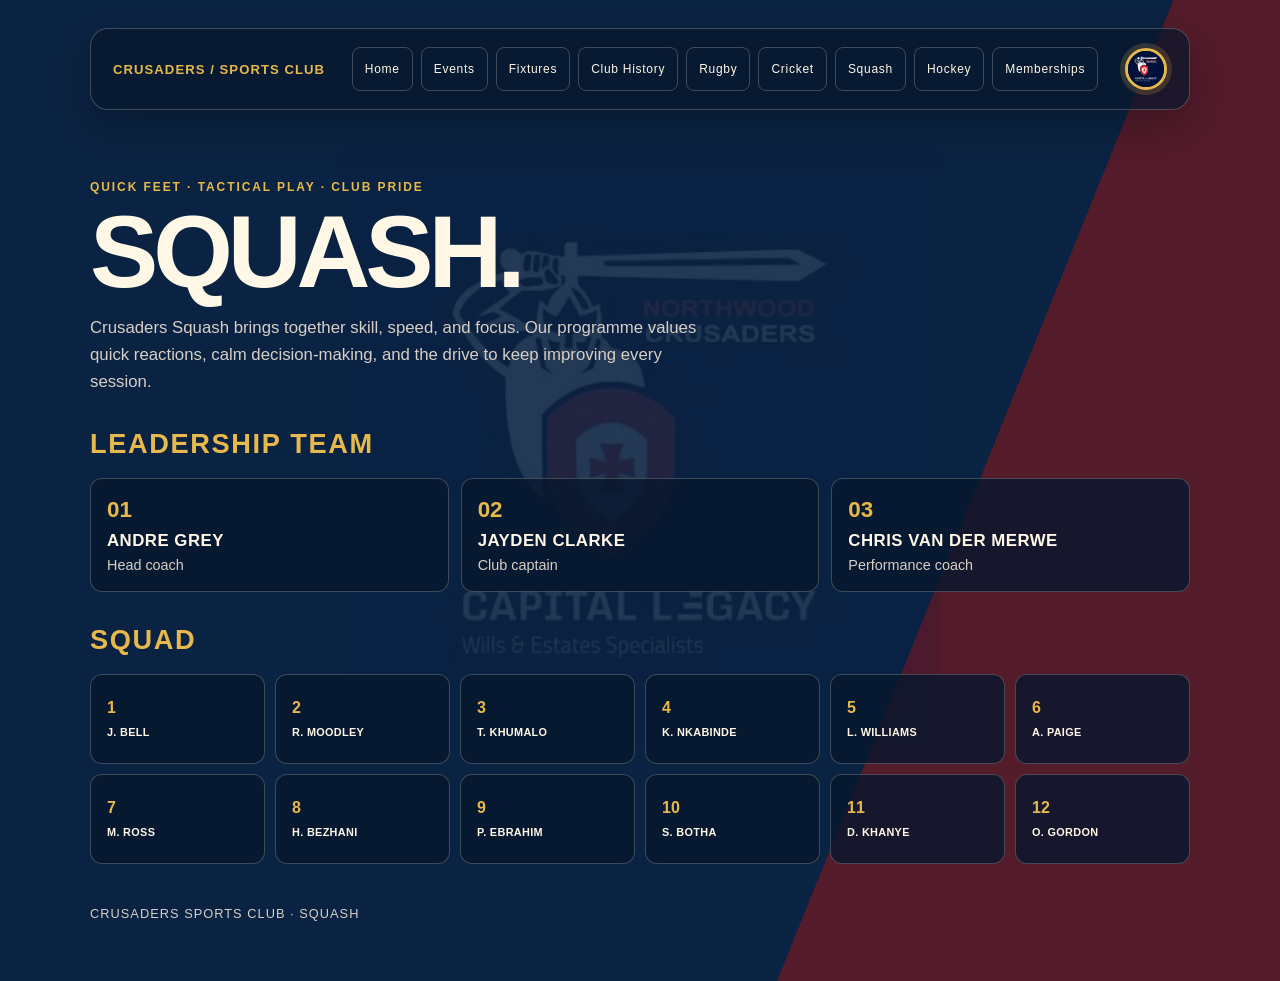
<file: PERSONAL PROJECTS V.1/squash.html>
<!DOCTYPE html>
<html lang="en">
<head>
  <meta charset="UTF-8" />
  <meta name="viewport" content="width=device-width, initial-scale=1.0" />
  <title>Squash | Crusaders Sports Club</title>
  <style>
    :root {
      --navy: #0b2342;
      --maroon: #541b2a;
      --gold: #e7b84b;
      --cream: #fff8e7;
      --muted: #d7cfc5;
      --panel: rgba(7, 23, 45, 0.8);
      --line: rgba(255, 248, 231, 0.22);
    }
    * { box-sizing: border-box; }
    body {
      margin: 0;
      min-height: 100vh;
      color: var(--cream);
      background: linear-gradient(112deg, var(--navy) 0 70%, var(--maroon) 70%);
      font-family: Arial, Helvetica, sans-serif;
    }
    .page {
      width: min(1100px, calc(100% - 36px));
      margin: auto;
      padding: 28px 0 60px;
    }
    header { position: sticky; top: 0; z-index: 10; display: flex; align-items: center; justify-content: space-between; gap: 20px; min-height: 0; padding: 18px 22px; margin-bottom: 18px; border: 1px solid var(--line); border-radius: 18px; background: rgba(7,23,45,.72); backdrop-filter: blur(8px); box-shadow: 0 16px 40px rgba(2,8,16,.28); }
    .brand {
      color: var(--gold);
      font: bold .82rem Arial, sans-serif;
      letter-spacing: .08em;
      text-transform: uppercase;
    }
    nav {
      display: flex;
      flex-wrap: nowrap;
      gap: 6px;
      margin-top: 0;
      min-width: 0;
      overflow: visible;
      font: .82rem Arial, sans-serif;
    }
    nav a {
      display: inline-flex;
      align-items: center;
      justify-content: center;
      min-width: 0;
      min-height: 32px;
      flex: 0 0 auto;
      padding: 7px 10px;
      border: 1px solid var(--line);
      border-radius: 999px;
      color: var(--cream);
      text-decoration: none;
      letter-spacing: .06em;
      transition: transform .2s ease, background .2s ease, border-color .2s ease;
    }
    nav a:hover { color: var(--cream); transform: translateY(-2px); background: rgba(231,184,75,.12); border-color: var(--gold); }
    .logo {
      position: static;
      top: 0;
      right: 0;
      order: 3;
      width: 42px;
      height: 42px;
      border: 3px solid var(--gold);
      border-radius: 50%;
      background: var(--maroon);
      object-fit: cover;
      box-shadow: 0 0 0 5px rgba(231,184,75,.18);
    }
    .eyebrow {
      margin-top: 70px;
      color: var(--gold);
      font: bold .75rem Arial, sans-serif;
      letter-spacing: .16em;
      text-transform: uppercase;
    }
    h1 {
      max-width: 700px;
      margin: 12px 0 14px;
      font-size: clamp(3rem, 8vw, 6.4rem);
      line-height: .9;
      letter-spacing: -.05em;
      text-transform: uppercase;
    }
    .lead {
      max-width: 620px;
      color: var(--muted);
      font: 1.05rem/1.6 Arial, sans-serif;
    }
    .section-title {
      margin: 32px 0 18px;
      color: var(--gold);
      font-size: 1.7rem;
      text-transform: uppercase;
      letter-spacing: .06em;
    }
    .grid {
      display: grid;
      grid-template-columns: repeat(3, minmax(0, 1fr));
      gap: 12px;
    }
    .card {
      padding: 18px 16px;
      border: 1px solid var(--line);
      border-radius: 12px;
      background: var(--panel);
      transition: transform .2s, border-color .2s;
    }
    .card:hover { transform: translateY(-4px); border-color: var(--gold); }
    .number {
      color: var(--gold);
      font: bold 1.4rem Arial, sans-serif;
    }
    .card h2 {
      margin: 8px 0 0;
      font-size: 1.05rem;
      text-transform: uppercase;
      letter-spacing: .03em;
    }
    .role {
      margin-top: 6px;
      color: var(--muted);
      font: .9rem Arial, sans-serif;
    }
    .squad-grid {
      display: grid;
      grid-template-columns: repeat(6, minmax(0, 1fr));
      gap: 10px;
    }
    .squad-grid .card {
      min-height: 90px;
      display: flex;
      flex-direction: column;
      justify-content: center;
    }
    .squad-grid .card .number { font-size: 1rem; }
    .squad-grid .card h2 {
      font-size: .68rem;
      line-height: 1.3;
    }
    footer {
      margin-top: 42px;
      color: var(--muted);
      font: .8rem Arial, sans-serif;
      letter-spacing: .08em;
      text-transform: uppercase;
    }
    @media (max-width: 760px) {
      .grid { grid-template-columns: 1fr; }
      .squad-grid { grid-template-columns: repeat(3, minmax(0, 1fr)); }
      .page { width: min(100% - 26px, 540px); }
    }
    @media (max-width: 480px) {
      .squad-grid { grid-template-columns: repeat(2, minmax(0, 1fr)); }
    }
    body { position: relative; isolation: isolate; background-color: #0b2342; }
    body:before {
      position: fixed;
      inset: 0;
      z-index: -1;
      background: url("L.jpg") center/600px no-repeat;
      content: "";
      opacity: .1;
      mix-blend-mode: screen;
      pointer-events: none;
    }
    .page { position: relative; z-index: 1; }
  </style>
  <link rel="stylesheet" href="site.css">
    <link rel="icon" type="image/png" href="club-badge-favicon.png">
</head>
<body>
  <div class="page">
    <header>
      <div class="brand">Crusaders / Sports Club</div>
      <nav aria-label="Club pages">
        <a href="dewald.web.html">Home</a>
        <a href="info-events.html">Events</a>
        <a href="fixtures-results.html">Fixtures</a>
        <a href="club-history.html">Club History</a>
        <a href="players-coaches.html">Rugby</a>
        <a href="cricket.html">Cricket</a>
        <a href="squash.html">Squash</a>
        <a href="hockey.html">Hockey</a><a href="club-memberships.html">Memberships</a>
      </nav>
      <img class="logo" src="L.jpg" alt="Crusaders Sports Club logo">
    </header>

    <main>
      <div class="eyebrow">Quick feet · tactical play · club pride</div>
      <h1>Squash.</h1>
      <p class="lead">Crusaders Squash brings together skill, speed, and focus. Our programme values quick reactions, calm decision-making, and the drive to keep improving every session.</p>

      <h2 class="section-title">Leadership team</h2>
      <section class="grid">
        <article class="card">
          <div class="number">01</div>
          <h2>Andre Grey</h2>
          <div class="role">Head coach</div>
        </article>
        <article class="card">
          <div class="number">02</div>
          <h2>Jayden Clarke</h2>
          <div class="role">Club captain</div>
        </article>
        <article class="card">
          <div class="number">03</div>
          <h2>Chris Van der Merwe</h2>
          <div class="role">Performance coach</div>
        </article>
      </section>

      <h2 class="section-title">Squad</h2>
      <section class="grid squad-grid">
        <article class="card"><div class="number">1</div><h2>J. Bell</h2></article>
        <article class="card"><div class="number">2</div><h2>R. Moodley</h2></article>
        <article class="card"><div class="number">3</div><h2>T. Khumalo</h2></article>
        <article class="card"><div class="number">4</div><h2>K. Nkabinde</h2></article>
        <article class="card"><div class="number">5</div><h2>L. Williams</h2></article>
        <article class="card"><div class="number">6</div><h2>A. Paige</h2></article>
        <article class="card"><div class="number">7</div><h2>M. Ross</h2></article>
        <article class="card"><div class="number">8</div><h2>H. Bezhani</h2></article>
        <article class="card"><div class="number">9</div><h2>P. Ebrahim</h2></article>
        <article class="card"><div class="number">10</div><h2>S. Botha</h2></article>
        <article class="card"><div class="number">11</div><h2>D. Khanye</h2></article>
        <article class="card"><div class="number">12</div><h2>O. Gordon</h2></article>
      </section>
    </main>

    <footer>Crusaders Sports Club · Squash</footer>
  </div>
</body>
</html>
</file>
<file: PERSONAL PROJECTS V.1/site.css>
header {
  display: flex;
  flex-wrap: wrap;
  align-items: center;
  justify-content: space-between;
  gap: 14px 18px;
}

header > .brand {
  order: 1;
  flex: 0 1 auto;
}

header > nav {
  order: 2;
  display: flex;
  flex: 1 1 620px;
  flex-wrap: wrap;
  justify-content: center;
  gap: 8px;
  min-width: 0;
  margin: 0;
  overflow: visible;
}

header > nav a {
  display: inline-flex;
  flex: 0 1 auto;
  align-items: center;
  justify-content: center;
  min-width: 0;
  min-height: 44px;
  padding: 8px 12px;
  border-radius: 8px;
  font-size: 0.75rem;
  line-height: 1.25;
  text-align: center;
  white-space: normal;
}

header > nav a::after {
  content: none !important;
}

header > .logo {
  order: 3;
  flex: 0 0 42px;
}

a:focus-visible,
button:focus-visible,
input:focus-visible {
  outline: 3px solid #f4d77d;
  outline-offset: 3px;
}

header > nav a[href="info-events.html"],
header > nav a[href="fixtures-results.html"] {
  font-size: 0.75rem !important;
}

@media (max-width: 760px) {
  header {
    flex-direction: column;
    align-items: stretch;
  }

  header > .brand {
    align-self: center;
    text-align: center;
  }

  header > .logo {
    align-self: center;
  }

  header > nav {
    flex: 0 1 auto;
    width: 100%;
  }

  header > nav a {
    flex: 1 1 112px;
  }
}

@media (prefers-reduced-motion: reduce) {
  *,
  *::before,
  *::after {
    scroll-behavior: auto !important;
    animation-duration: 0.01ms !important;
    animation-iteration-count: 1 !important;
    transition-duration: 0.01ms !important;
  }
}
</file>
